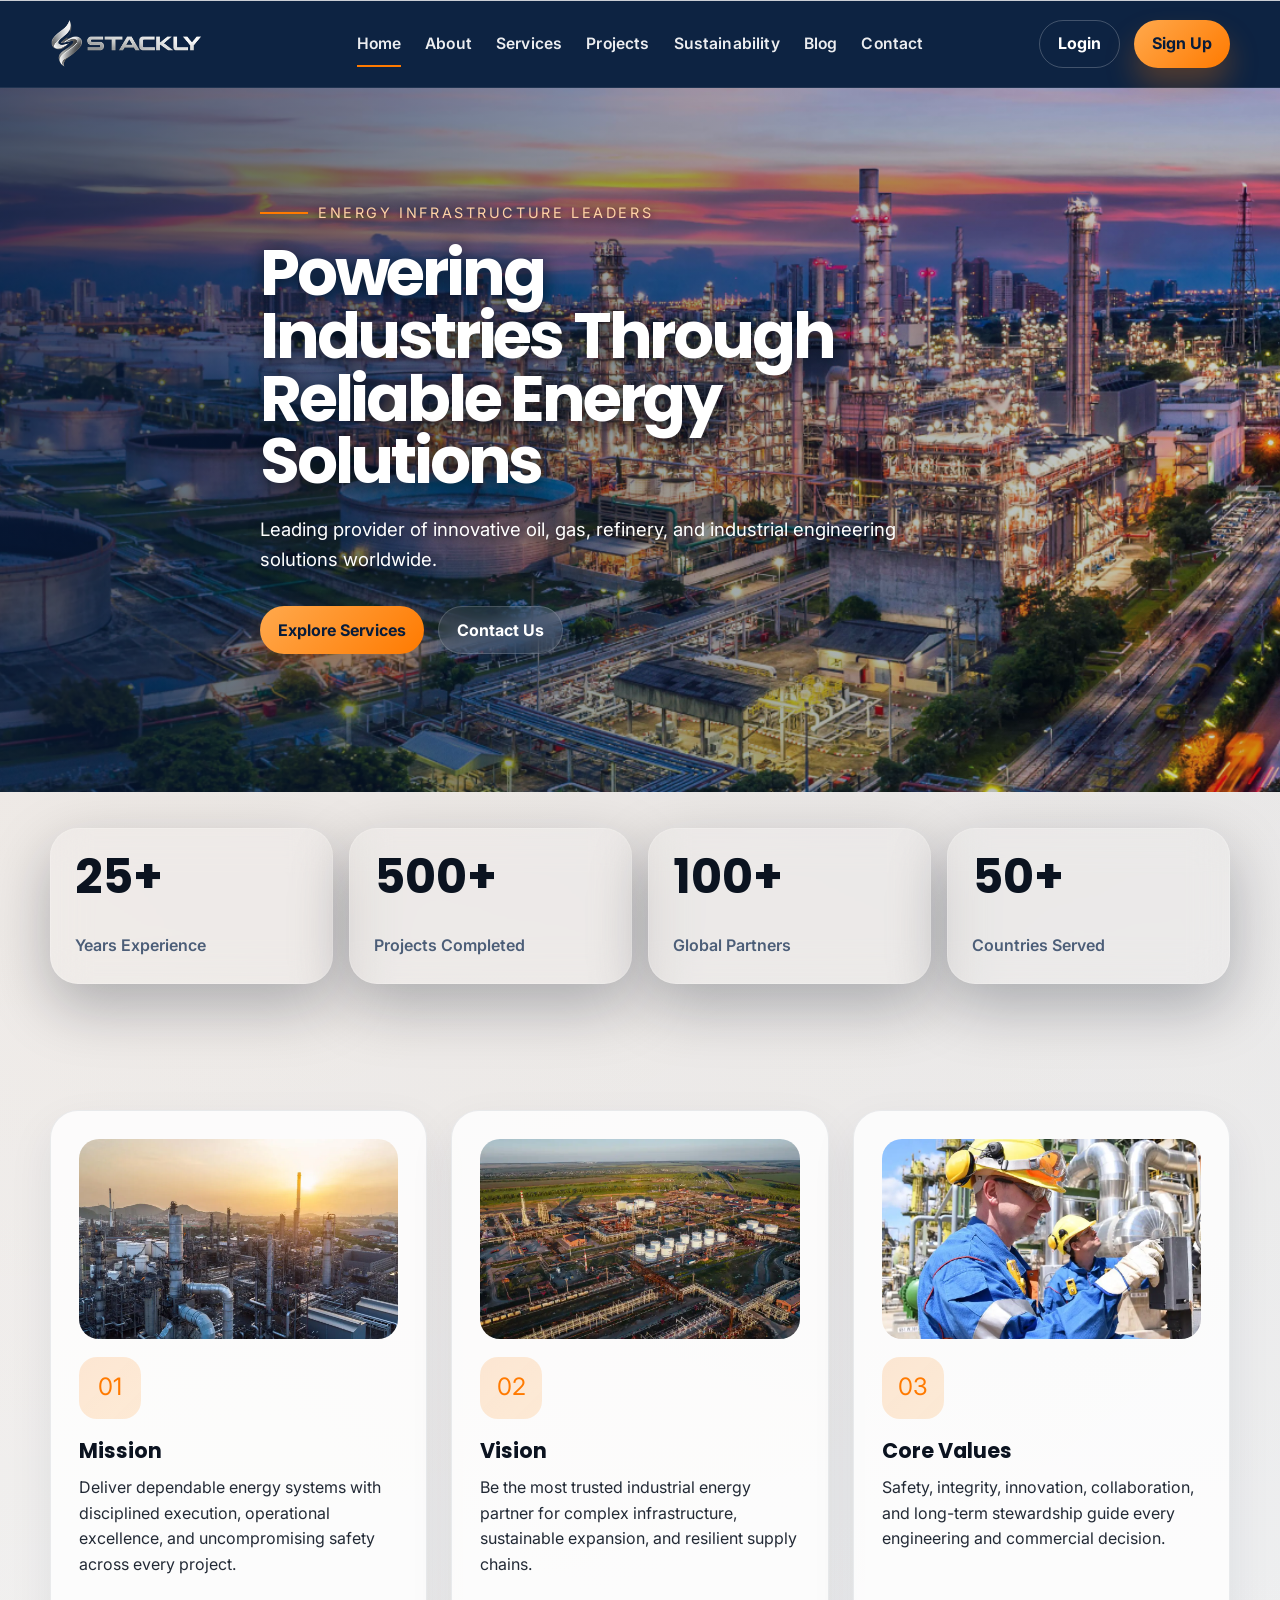
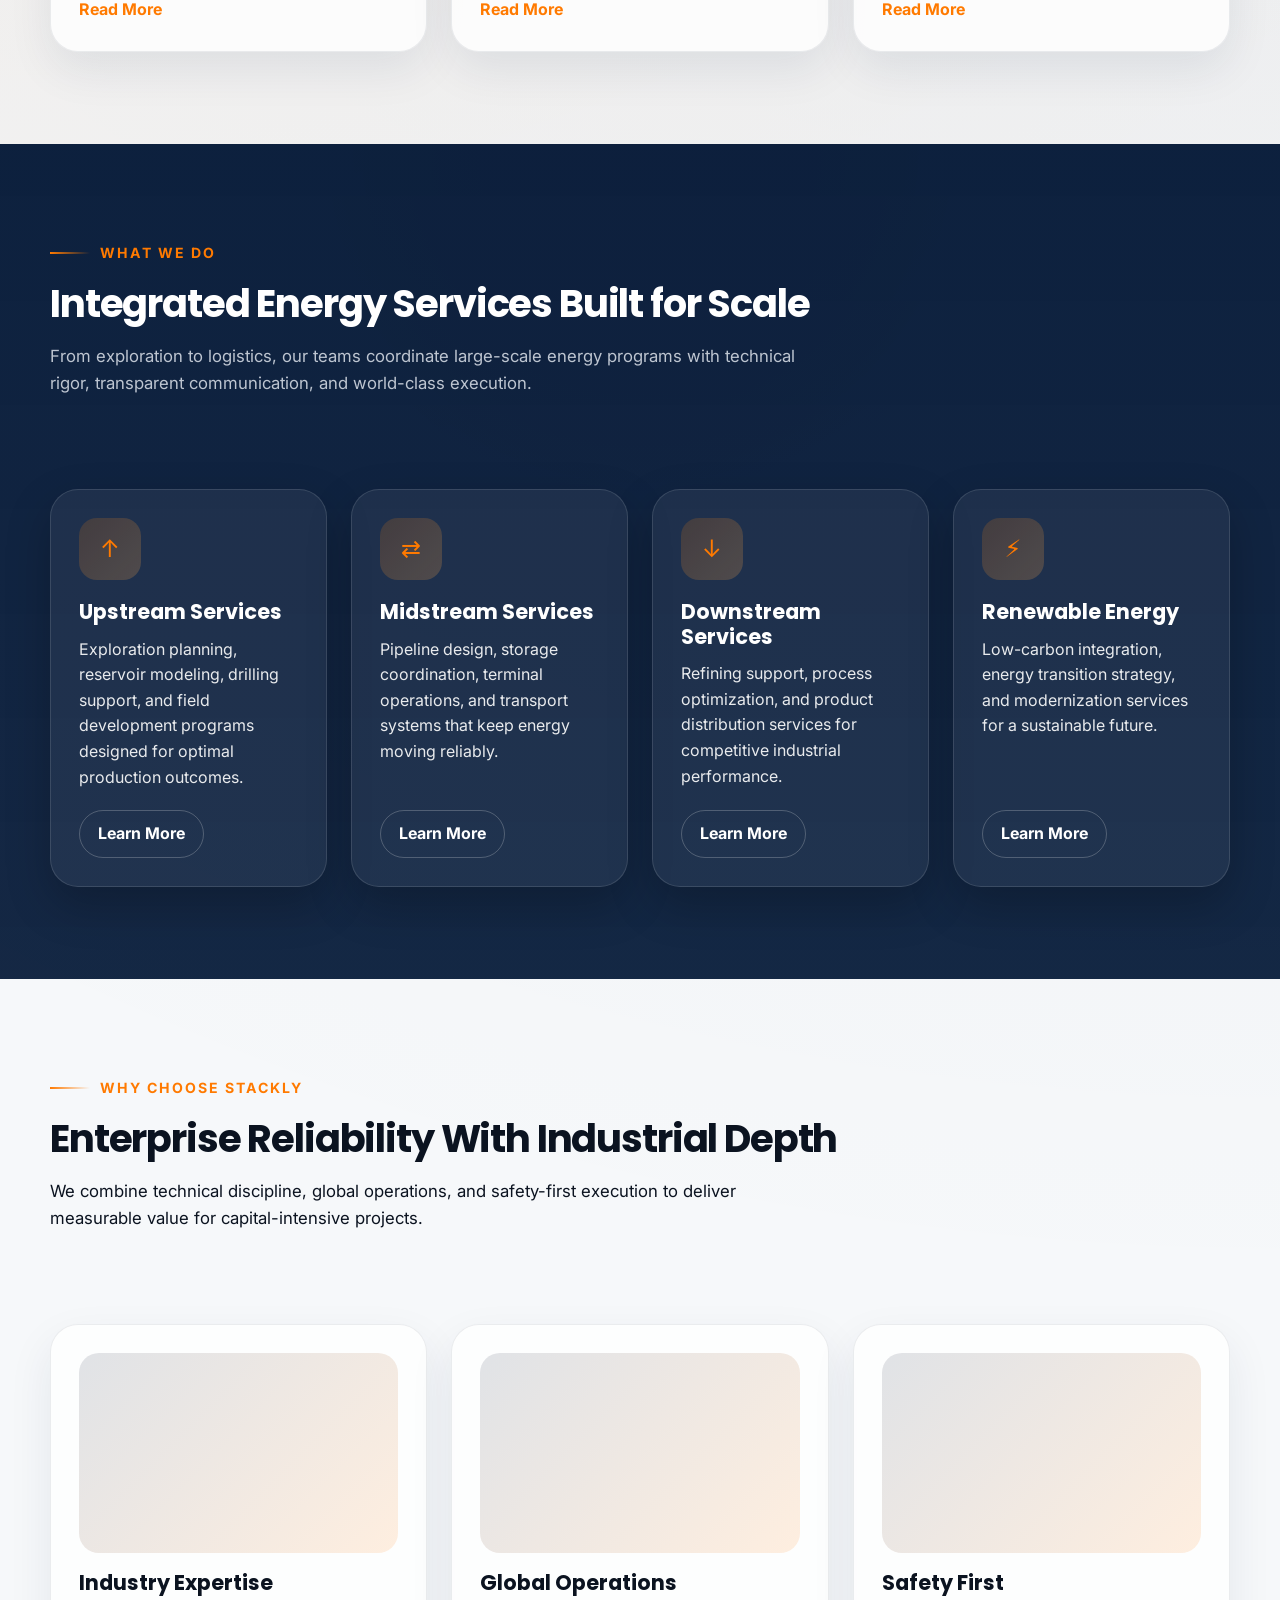
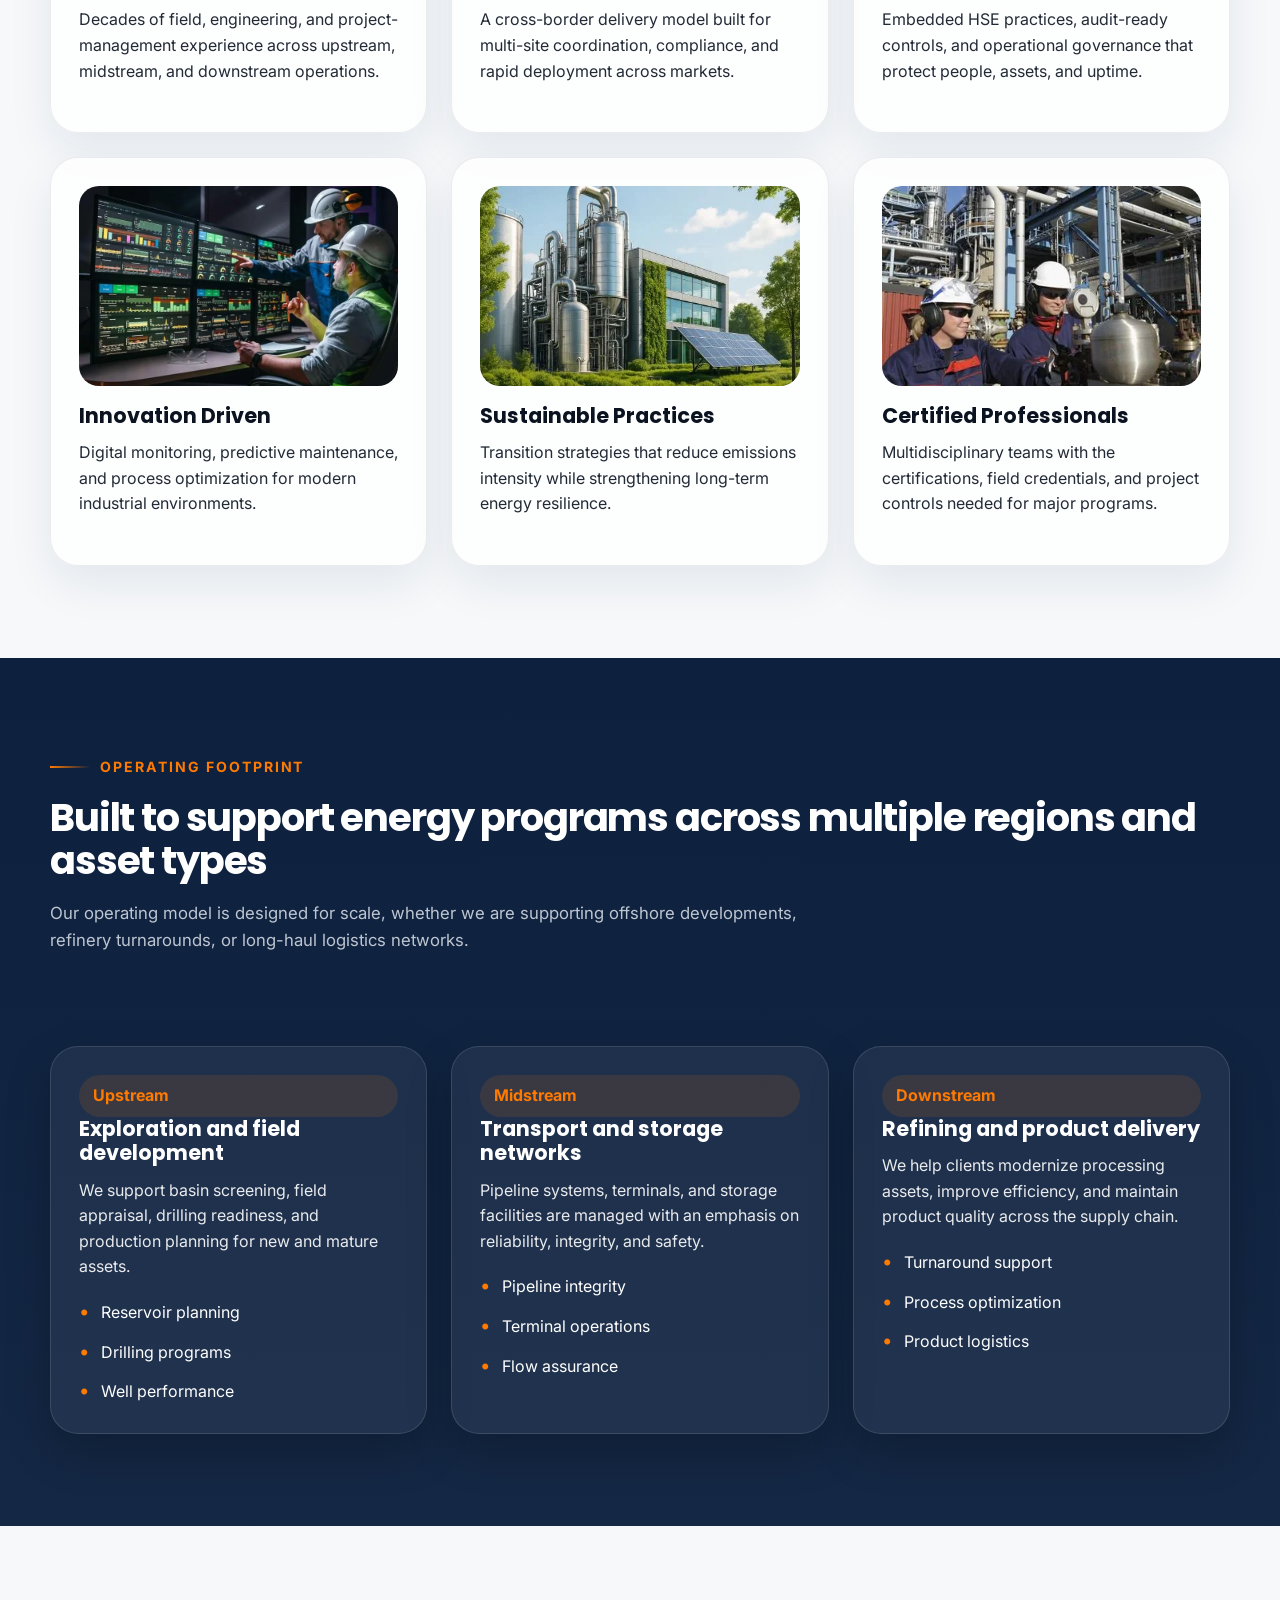
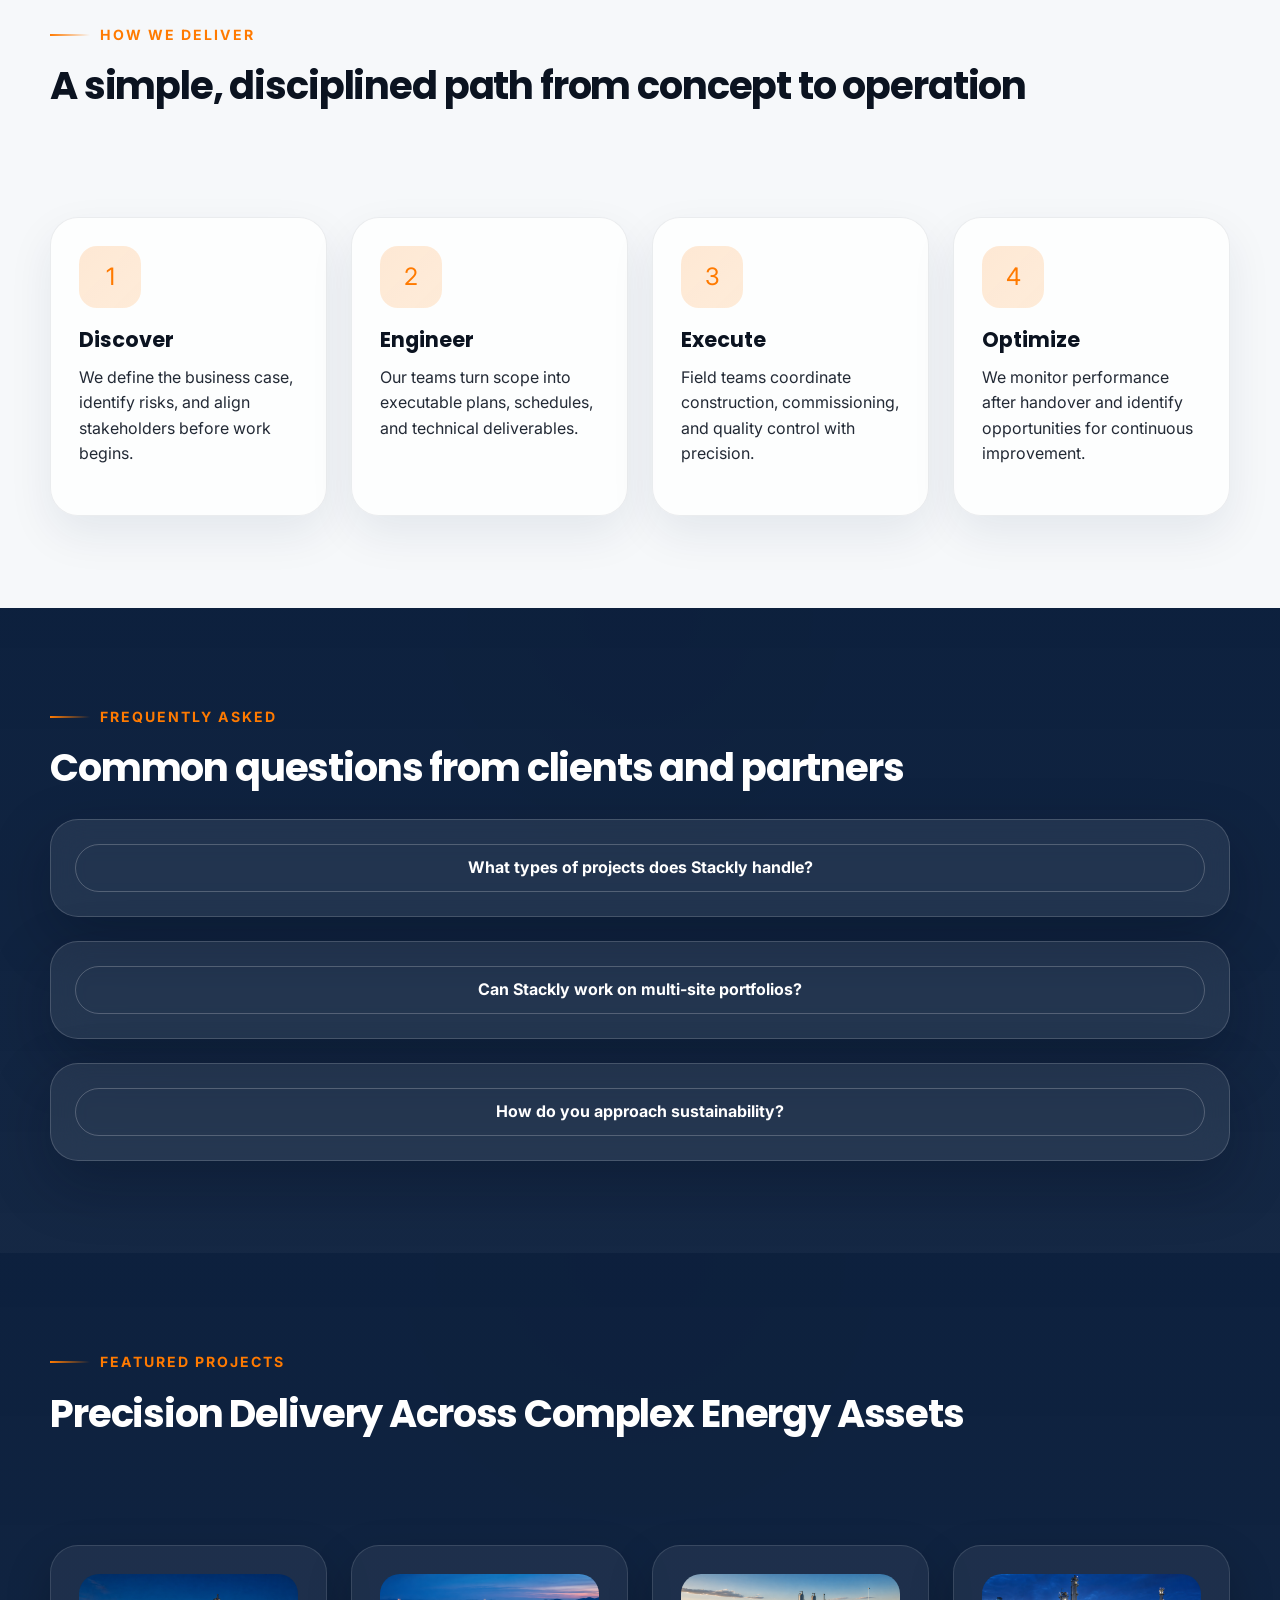
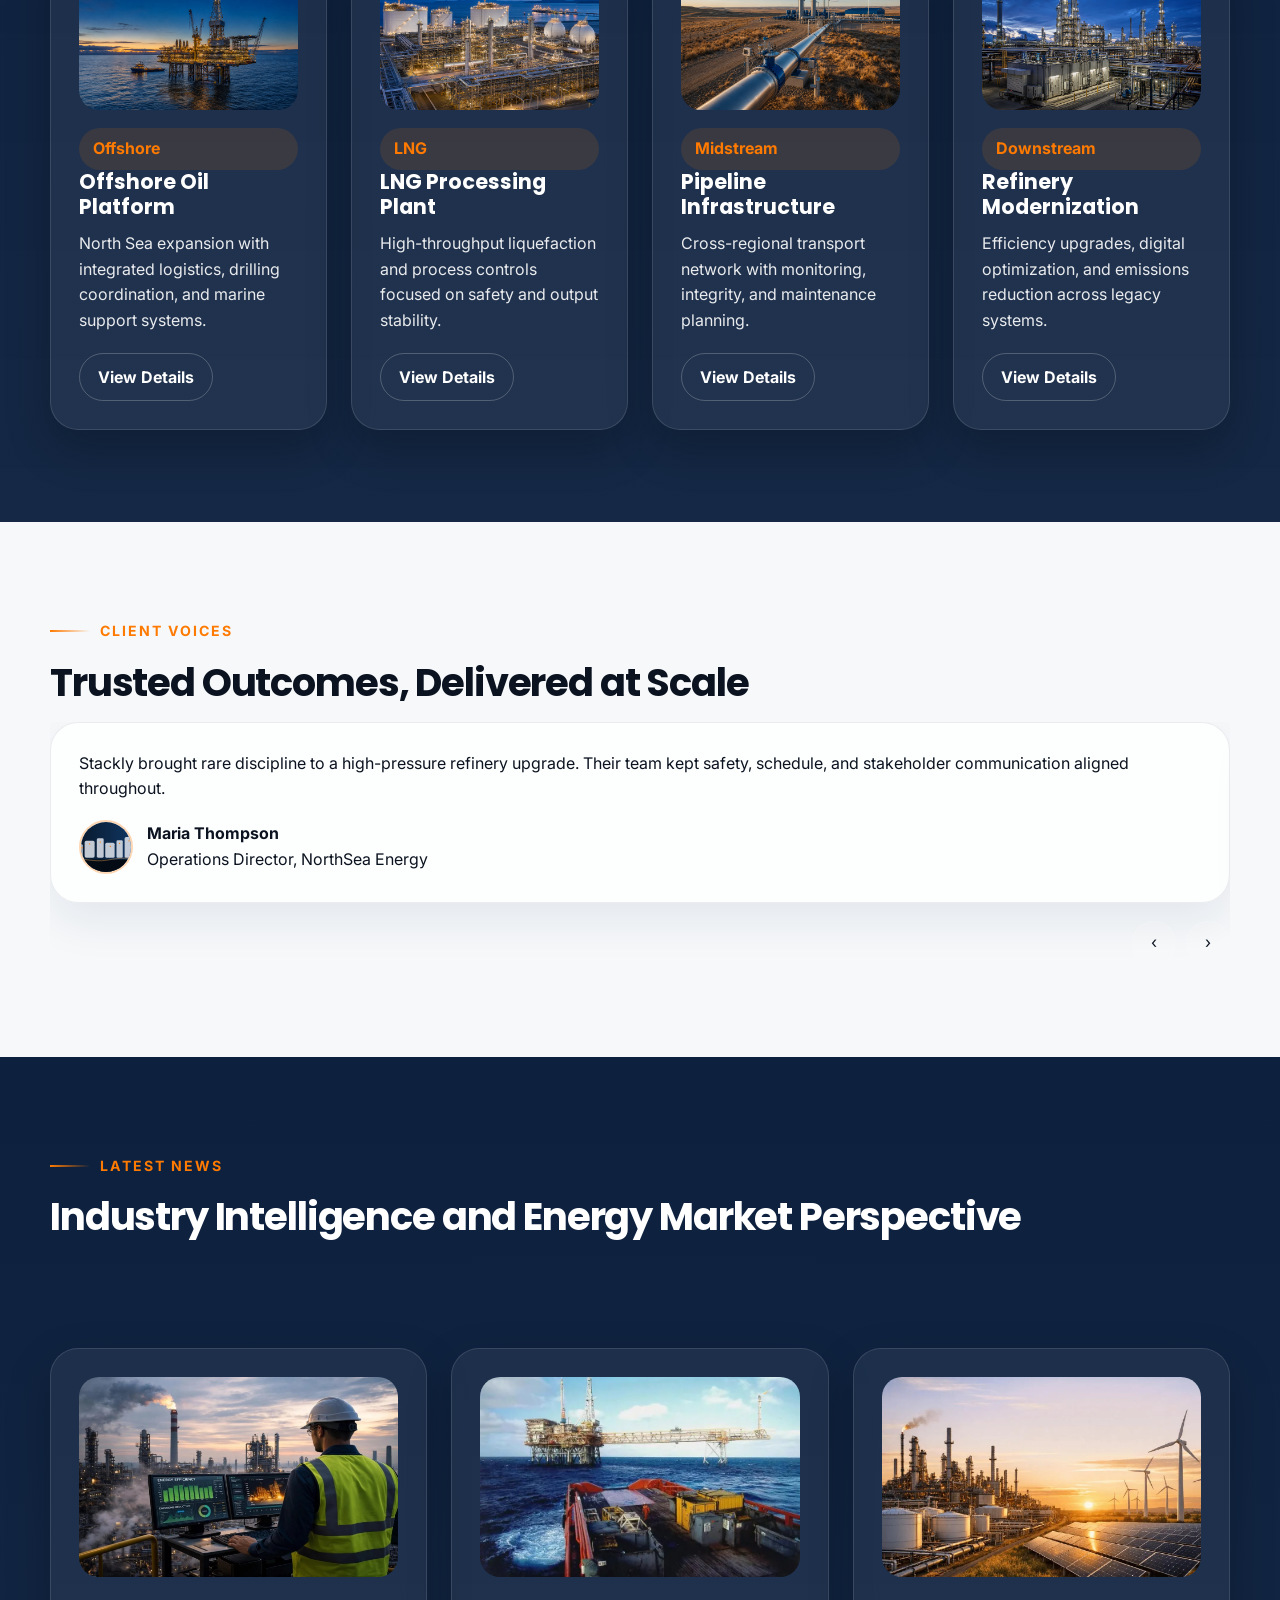
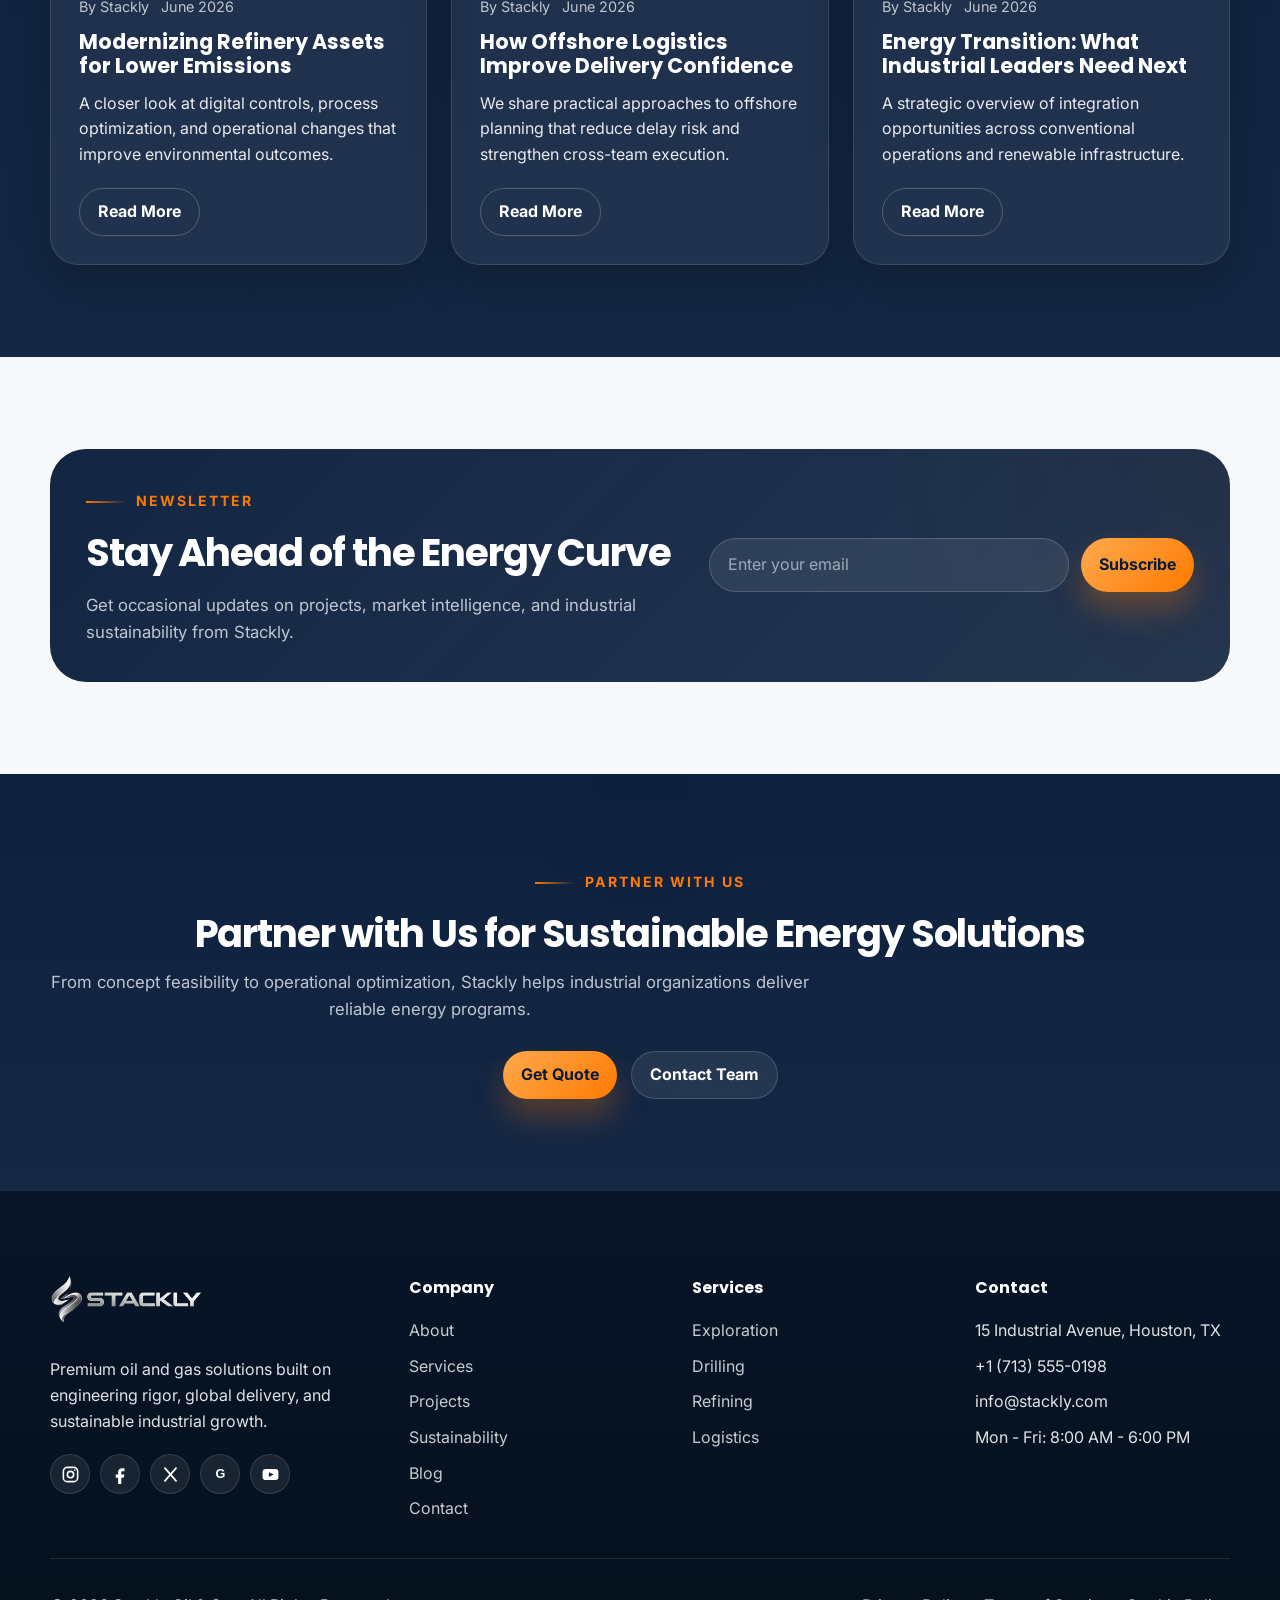
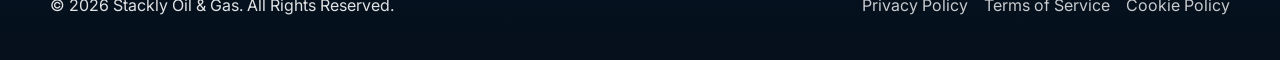
<file: index.html>
<!doctype html>
<html lang="en">
<head>
  <meta charset="utf-8">
  <meta name="viewport" content="width=device-width, initial-scale=1">
  <title>Stackly Oil & Gas | Powering Industries Through Reliable Energy Solutions</title>
  <meta name="description" content="Stackly Oil & Gas delivers upstream, midstream, downstream, LNG, and renewable energy solutions with a Fortune 500 industrial presence.">
  <link rel="stylesheet" href="css/style.css">
  <link rel="stylesheet" href="css/responsive.css">
</head>
<body class="page-loading" data-page="home">
  <div class="site-loader" data-loader>
    <div class="loader-card">
      <div class="brand" aria-label="Stackly">
        <img class="brand__logo" src="Assets/logo stackly.webp" alt="Stackly">
      </div>
      <div class="loader-ring" aria-hidden="true"></div>
      <p>Loading Stackly experience...</p>
    </div>
  </div>

  <div class="site-overlay" data-overlay></div>

  <header class="site-header" data-header>
    <div class="container site-header__inner">
      <a class="brand" href="index.html" aria-label="Stackly home">
        <img class="brand__logo" src="Assets/logo stackly.webp" alt="Stackly">
      </a>

      <nav class="site-nav" data-nav aria-label="Primary navigation">
        <div class="site-nav__links">
          <a data-nav-link href="index.html">Home</a>
          <a data-nav-link href="about.html">About</a>
          <a data-nav-link href="services.html">Services</a><a data-nav-link href="projects.html">Projects</a><a data-nav-link href="sustainability.html">Sustainability</a>
          <a data-nav-link href="blog.html">Blog</a>
          <a data-nav-link href="contact.html">Contact</a>
        </div>
        <div class="nav-actions">
          <a class="btn btn--ghost" data-nav-link href="login.html">Login</a>
          <a class="btn btn--primary" data-nav-link href="signup.html">Sign Up</a>
        </div>
      </nav>

      <button class="nav-toggle" data-nav-toggle aria-controls="site-nav" aria-expanded="false" aria-label="Open navigation">
        ☰
      </button>
    </div>
  </header>

  <main>
    <section class="hero">
      <div class="hero__media">
        <img src="Assets/Hero_section_img.png" alt="Stackly refinery at sunset">
      </div>
      <div class="hero__content">
        <div class="container hero__grid">
          <div data-reveal>
            <div class="hero__eyebrow">Energy Infrastructure Leaders</div>
            <h1 class="hero__title">Powering Industries Through Reliable Energy Solutions</h1>
            <p class="hero__subtitle">Leading provider of innovative oil, gas, refinery, and industrial engineering solutions worldwide.</p>
            <div class="hero__actions">
              <a class="btn btn--primary" href="404.html">Explore Services</a>
              <a class="btn btn--secondary" href="404.html">Contact Us</a>
            </div>
          </div>
        </div>
      </div>
    </section>

    <section class="section hero-stats-band">
      <div class="container">
        <div class="hero-stats-band__grid" data-reveal>
          <div class="stat-card">
            <strong data-count="25" data-suffix="+">25+</strong>
            <span>Years Experience</span>
          </div>
          <div class="stat-card">
            <strong data-count="500" data-suffix="+">500+</strong>
            <span>Projects Completed</span>
          </div>
          <div class="stat-card">
            <strong data-count="100" data-suffix="+">100+</strong>
            <span>Global Partners</span>
          </div>
          <div class="stat-card">
            <strong data-count="50" data-suffix="+">50+</strong>
            <span>Countries Served</span>
          </div>
        </div>
      </div>
    </section>

    <section class="section about-preview">
      <div class="container">
        <div class="grid grid--3">
          <article class="feature-card reveal" data-reveal>
            <div class="feature-media"><img src="Assets/mission_card.webp" alt="Energy professionals collaborating on the company mission" width="1400" height="785" loading="lazy" decoding="async"></div>
            <div class="card-icon">01</div>
            <h2 class="card-title">Mission</h2>
            <p class="card-copy">Deliver dependable energy systems with disciplined execution, operational excellence, and uncompromising safety across every project.</p>
            <a class="card-link" href="404.html">Read More</a>
          </article>
          <article class="feature-card reveal" data-reveal>
            <div class="feature-media"><img src="Assets/vision_card.webp" alt="Modern energy infrastructure representing the company vision" width="1100" height="733" loading="lazy" decoding="async"></div>
            <div class="card-icon">02</div>
            <h2 class="card-title">Vision</h2>
            <p class="card-copy">Be the most trusted industrial energy partner for complex infrastructure, sustainable expansion, and resilient supply chains.</p>
            <a class="card-link" href="404.html">Read More</a>
          </article>
          <article class="feature-card reveal" data-reveal>
            <div class="feature-media"><img src="Assets/core_values_card.webp" alt="Industrial team representing safety and core values" width="1024" height="1024" loading="lazy" decoding="async"></div>
            <div class="card-icon">03</div>
            <h2 class="card-title">Core Values</h2>
            <p class="card-copy">Safety, integrity, innovation, collaboration, and long-term stewardship guide every engineering and commercial decision.</p>
            <a class="card-link" href="404.html">Read More</a>
          </article>
        </div>
      </div>
    </section>

    <section class="section section--dark">
      <div class="container">
        <div class="section-eyebrow">What We Do</div>
        <h2 class="section-title">Integrated Energy Services Built for Scale</h2>
        <p class="section-lead">From exploration to logistics, our teams coordinate large-scale energy programs with technical rigor, transparent communication, and world-class execution.</p>

        <div class="section" style="padding-bottom: 0;">
          <div class="grid grid--4">
            <article class="service-card" data-reveal>
              <div class="card-icon">↑</div>
              <h3 class="card-title">Upstream Services</h3>
              <p class="card-copy">Exploration planning, reservoir modeling, drilling support, and field development programs designed for optimal production outcomes.</p>
              <a class="btn btn--ghost" href="404.html">Learn More</a>
            </article>
            <article class="service-card" data-reveal>
              <div class="card-icon">⇄</div>
              <h3 class="card-title">Midstream Services</h3>
              <p class="card-copy">Pipeline design, storage coordination, terminal operations, and transport systems that keep energy moving reliably.</p>
              <a class="btn btn--ghost" href="404.html">Learn More</a>
            </article>
            <article class="service-card" data-reveal>
              <div class="card-icon">↓</div>
              <h3 class="card-title">Downstream Services</h3>
              <p class="card-copy">Refining support, process optimization, and product distribution services for competitive industrial performance.</p>
              <a class="btn btn--ghost" href="404.html">Learn More</a>
            </article>
            <article class="service-card" data-reveal>
              <div class="card-icon">⚡</div>
              <h3 class="card-title">Renewable Energy</h3>
              <p class="card-copy">Low-carbon integration, energy transition strategy, and modernization services for a sustainable future.</p>
              <a class="btn btn--ghost" href="404.html">Learn More</a>
            </article>
          </div>
        </div>
      </div>
    </section>

    <section class="section">
      <div class="container">
        <div class="section-eyebrow">Why Choose Stackly</div>
        <h2 class="section-title text-dark">Enterprise Reliability With Industrial Depth</h2>
        <p class="section-lead text-dark">We combine technical discipline, global operations, and safety-first execution to deliver measurable value for capital-intensive projects.</p>

        <div class="section" style="padding-bottom: 0;">
          <div class="grid grid--3">
            <article class="feature-card" data-reveal>
              <div class="feature-media"><img src="Assets/industry_expertise.webp" alt="Oil and gas industry engineering expertise" width="1100" height="599" loading="lazy" decoding="async"></div>
              <h3 class="card-title">Industry Expertise</h3>
              <p class="card-copy">Decades of field, engineering, and project-management experience across upstream, midstream, and downstream operations.</p>
            </article>
            <article class="feature-card" data-reveal>
              <div class="feature-media"><img src="Assets/Global_operations.webp" alt="Global oil and gas operations network" width="1024" height="559" loading="lazy" decoding="async"></div>
              <h3 class="card-title">Global Operations</h3>
              <p class="card-copy">A cross-border delivery model built for multi-site coordination, compliance, and rapid deployment across markets.</p>
            </article>
            <article class="feature-card" data-reveal>
              <div class="feature-media"><img src="Assets/safety_first.webp" alt="Energy professionals following industrial safety procedures" width="1200" height="800" loading="lazy" decoding="async"></div>
              <h3 class="card-title">Safety First</h3>
              <p class="card-copy">Embedded HSE practices, audit-ready controls, and operational governance that protect people, assets, and uptime.</p>
            </article>
            <article class="feature-card" data-reveal>
              <div class="feature-media"><img src="Assets/Innovation_driven.webp" alt="Digital technology supporting energy operations" width="800" height="534" loading="lazy" decoding="async"></div>
              <h3 class="card-title">Innovation Driven</h3>
              <p class="card-copy">Digital monitoring, predictive maintenance, and process optimization for modern industrial environments.</p>
            </article>
            <article class="feature-card" data-reveal>
              <div class="feature-media"><img src="Assets/sustainable_practices.webp" alt="Sustainable practices in modern energy infrastructure" width="480" height="377" loading="lazy" decoding="async"></div>
              <h3 class="card-title">Sustainable Practices</h3>
              <p class="card-copy">Transition strategies that reduce emissions intensity while strengthening long-term energy resilience.</p>
            </article>
            <article class="feature-card" data-reveal>
              <div class="feature-media"><img src="Assets/certified_proffesionals.webp" alt="Certified oil and gas industry professional" width="399" height="600" loading="lazy" decoding="async"></div>
              <h3 class="card-title">Certified Professionals</h3>
              <p class="card-copy">Multidisciplinary teams with the certifications, field credentials, and project controls needed for major programs.</p>
            </article>
          </div>
        </div>
      </div>
    </section>

    <section class="section section--dark">
      <div class="container">
        <div class="section-eyebrow">Operating Footprint</div>
        <h2 class="section-title">Built to support energy programs across multiple regions and asset types</h2>
        <p class="section-lead">Our operating model is designed for scale, whether we are supporting offshore developments, refinery turnarounds, or long-haul logistics networks.</p>

        <div class="section" style="padding-bottom: 0;">
          <div class="grid grid--3">
            <article class="feature-card" data-reveal>
              <div class="chip">Upstream</div>
              <h3 class="card-title">Exploration and field development</h3>
              <p class="card-copy">We support basin screening, field appraisal, drilling readiness, and production planning for new and mature assets.</p>
              <ul class="feature-list">
                <li>Reservoir planning</li>
                <li>Drilling programs</li>
                <li>Well performance</li>
              </ul>
            </article>
            <article class="feature-card" data-reveal>
              <div class="chip">Midstream</div>
              <h3 class="card-title">Transport and storage networks</h3>
              <p class="card-copy">Pipeline systems, terminals, and storage facilities are managed with an emphasis on reliability, integrity, and safety.</p>
              <ul class="feature-list">
                <li>Pipeline integrity</li>
                <li>Terminal operations</li>
                <li>Flow assurance</li>
              </ul>
            </article>
            <article class="feature-card" data-reveal>
              <div class="chip">Downstream</div>
              <h3 class="card-title">Refining and product delivery</h3>
              <p class="card-copy">We help clients modernize processing assets, improve efficiency, and maintain product quality across the supply chain.</p>
              <ul class="feature-list">
                <li>Turnaround support</li>
                <li>Process optimization</li>
                <li>Product logistics</li>
              </ul>
            </article>
          </div>
        </div>
      </div>
    </section>

    <section class="section">
      <div class="container">
        <div class="section-eyebrow">How We Deliver</div>
        <h2 class="section-title text-dark">A simple, disciplined path from concept to operation</h2>
        <div class="section" style="padding-bottom: 0;">
          <div class="grid grid--4">
            <article class="feature-card" data-reveal>
              <div class="card-icon">1</div>
              <h3 class="card-title">Discover</h3>
              <p class="card-copy">We define the business case, identify risks, and align stakeholders before work begins.</p>
            </article>
            <article class="feature-card" data-reveal>
              <div class="card-icon">2</div>
              <h3 class="card-title">Engineer</h3>
              <p class="card-copy">Our teams turn scope into executable plans, schedules, and technical deliverables.</p>
            </article>
            <article class="feature-card" data-reveal>
              <div class="card-icon">3</div>
              <h3 class="card-title">Execute</h3>
              <p class="card-copy">Field teams coordinate construction, commissioning, and quality control with precision.</p>
            </article>
            <article class="feature-card" data-reveal>
              <div class="card-icon">4</div>
              <h3 class="card-title">Optimize</h3>
              <p class="card-copy">We monitor performance after handover and identify opportunities for continuous improvement.</p>
            </article>
          </div>
        </div>
      </div>
    </section>

    <section class="section section--dark">
      <div class="container">
        <div class="section-eyebrow">Frequently Asked</div>
        <h2 class="section-title">Common questions from clients and partners</h2>
        <div class="grid" style="margin-top: 30px;">
          <article class="glass-card" data-reveal>
            <button class="btn btn--ghost btn--full" type="button" data-faq-toggle aria-expanded="false" aria-controls="faq-1">What types of projects does Stackly handle?</button>
            <div id="faq-1" hidden style="padding-top: 16px;">
              <p class="card-copy">We support upstream, midstream, downstream, LNG, consulting, and renewable integration programs for industrial clients.</p>
            </div>
          </article>
          <article class="glass-card" data-reveal>
            <button class="btn btn--ghost btn--full" type="button" data-faq-toggle aria-expanded="false" aria-controls="faq-2">Can Stackly work on multi-site portfolios?</button>
            <div id="faq-2" hidden style="padding-top: 16px;">
              <p class="card-copy">Yes. Our delivery model is built for cross-site coordination, standardized reporting, and portfolio-level visibility.</p>
            </div>
          </article>
          <article class="glass-card" data-reveal>
            <button class="btn btn--ghost btn--full" type="button" data-faq-toggle aria-expanded="false" aria-controls="faq-3">How do you approach sustainability?</button>
            <div id="faq-3" hidden style="padding-top: 16px;">
              <p class="card-copy">We combine efficiency improvements, emissions reduction, and transition planning to support practical sustainability goals.</p>
            </div>
          </article>
        </div>
      </div>
    </section>

    <section class="section section--dark" id="projects">
      <div class="container">
        <div class="section-eyebrow">Featured Projects</div>
        <h2 class="section-title">Precision Delivery Across Complex Energy Assets</h2>
        <div class="section" style="padding-bottom: 0;">
          <div class="grid grid--4">
            <article class="project-card" data-reveal>
              <div class="project-media"><img src="images/project-offshore-platform.png" alt="North Sea offshore oil platform operating at dusk" width="1536" height="1024" loading="lazy" decoding="async"></div>
              <div class="chip">Offshore</div>
              <h3 class="card-title">Offshore Oil Platform</h3>
              <p class="card-copy">North Sea expansion with integrated logistics, drilling coordination, and marine support systems.</p>
              <a class="btn btn--ghost" href="404.html">View Details</a>
            </article>
            <article class="project-card" data-reveal>
              <div class="project-media"><img src="images/project-lng-plant.png" alt="Modern LNG processing and liquefaction plant at dusk" width="1536" height="1024" loading="lazy" decoding="async"></div>
              <div class="chip">LNG</div>
              <h3 class="card-title">LNG Processing Plant</h3>
              <p class="card-copy">High-throughput liquefaction and process controls focused on safety and output stability.</p>
              <a class="btn btn--ghost" href="404.html">View Details</a>
            </article>
            <article class="project-card" data-reveal>
              <div class="project-media"><img src="images/project-pipeline-network.png" alt="Long-distance pipeline and monitoring station across open terrain" width="1536" height="1024" loading="lazy" decoding="async"></div>
              <div class="chip">Midstream</div>
              <h3 class="card-title">Pipeline Infrastructure</h3>
              <p class="card-copy">Cross-regional transport network with monitoring, integrity, and maintenance planning.</p>
              <a class="btn btn--ghost" href="404.html">View Details</a>
            </article>
            <article class="project-card" data-reveal>
              <div class="project-media"><img src="images/project-refinery-modernization.png" alt="Modernized refinery with upgraded process controls and equipment" width="1536" height="1024" loading="lazy" decoding="async"></div>
              <div class="chip">Downstream</div>
              <h3 class="card-title">Refinery Modernization</h3>
              <p class="card-copy">Efficiency upgrades, digital optimization, and emissions reduction across legacy systems.</p>
              <a class="btn btn--ghost" href="404.html">View Details</a>
            </article>
          </div>
        </div>
      </div>
    </section>

    <section class="section">
      <div class="container">
        <div class="section-eyebrow">Client Voices</div>
        <h2 class="section-title text-dark">Trusted Outcomes, Delivered at Scale</h2>
        <div class="testimonial-slider" data-reveal>
          <div class="testimonial-track" data-testimonial-track>
            <article class="testimonial-card" data-testimonial-slide>
              <p>Stackly brought rare discipline to a high-pressure refinery upgrade. Their team kept safety, schedule, and stakeholder communication aligned throughout.</p>
              <div class="testimonial-person">
                <img class="avatar" src="images/refinery-1.svg" alt="Client profile portrait">
                <div>
                  <strong>Maria Thompson</strong><br>
                  <span>Operations Director, NorthSea Energy</span>
                </div>
              </div>
            </article>
            <article class="testimonial-card" data-testimonial-slide>
              <p>Their midstream coordination reduced downtime and gave our logistics team a much clearer view of field performance. Excellent execution and reporting.</p>
              <div class="testimonial-person">
                <img class="avatar" src="images/pipeline.svg" alt="Client profile portrait">
                <div>
                  <strong>Daniel Carter</strong><br>
                  <span>VP Infrastructure, PetroGrid</span>
                </div>
              </div>
            </article>
            <article class="testimonial-card" data-testimonial-slide>
              <p>From planning to commissioning, Stackly handled the details with calm, technical confidence. They feel like a true partner, not just a vendor.</p>
              <div class="testimonial-person">
                <img class="avatar" src="images/offshore.svg" alt="Client profile portrait">
                <div>
                  <strong>Leila Hassan</strong><br>
                  <span>Program Lead, Gulf Energy Alliance</span>
                </div>
              </div>
            </article>
          </div>
          <div class="slider-controls">
            <button type="button" data-testimonial-prev aria-label="Previous testimonial">‹</button>
            <button type="button" data-testimonial-next aria-label="Next testimonial">›</button>
          </div>
        </div>
      </div>
    </section>

    <section class="section section--dark">
      <div class="container">
        <div class="section-eyebrow">Latest News</div>
        <h2 class="section-title">Industry Intelligence and Energy Market Perspective</h2>
        <div class="section" style="padding-bottom: 0;">
          <div class="grid grid--3">
            <article class="news-card" data-reveal>
              <div class="news-media"><img src="Assets/latest_news1.webp" alt="Refinery modernization and emissions reduction" width="1400" height="787" loading="lazy" decoding="async"></div>
              <div class="meta-row"><span>By Stackly</span><span>June 2026</span></div>
              <h3 class="card-title">Modernizing Refinery Assets for Lower Emissions</h3>
              <p class="card-copy">A closer look at digital controls, process optimization, and operational changes that improve environmental outcomes.</p>
              <a class="btn btn--ghost" href="404.html">Read More</a>
            </article>
            <article class="news-card" data-reveal>
              <div class="news-media"><img src="Assets/latest_news2.webp" alt="Offshore energy logistics operations" width="800" height="590" loading="lazy" decoding="async"></div>
              <div class="meta-row"><span>By Stackly</span><span>June 2026</span></div>
              <h3 class="card-title">How Offshore Logistics Improve Delivery Confidence</h3>
              <p class="card-copy">We share practical approaches to offshore planning that reduce delay risk and strengthen cross-team execution.</p>
              <a class="btn btn--ghost" href="404.html">Read More</a>
            </article>
            <article class="news-card" data-reveal>
              <div class="news-media"><img src="Assets/latest_news3.webp" alt="Energy transition and industrial infrastructure" width="1075" height="860" loading="lazy" decoding="async"></div>
              <div class="meta-row"><span>By Stackly</span><span>June 2026</span></div>
              <h3 class="card-title">Energy Transition: What Industrial Leaders Need Next</h3>
              <p class="card-copy">A strategic overview of integration opportunities across conventional operations and renewable infrastructure.</p>
              <a class="btn btn--ghost" href="404.html">Read More</a>
            </article>
          </div>
        </div>
      </div>
    </section>

    <section class="section">
      <div class="container newsletter">
        <div class="newsletter__inner">
          <div>
            <div class="section-eyebrow">Newsletter</div>
            <h2 class="section-title">Stay Ahead of the Energy Curve</h2>
            <p class="section-lead">Get occasional updates on projects, market intelligence, and industrial sustainability from Stackly.</p>
          </div>
          <form class="newsletter__form" data-newsletter-form>
            <input type="email" placeholder="Enter your email">
            <button class="btn btn--primary" type="submit">Subscribe</button>
          </form>
        </div>
      </div>
    </section>

    <section class="section cta section--dark">
      <div class="container">
        <div class="section-eyebrow">Partner With Us</div>
        <h2 class="section-title">Partner with Us for Sustainable Energy Solutions</h2>
        <p class="section-lead">From concept feasibility to operational optimization, Stackly helps industrial organizations deliver reliable energy programs.</p>
        <div class="cta__actions">
          <a class="btn btn--primary" href="404.html">Get Quote</a>
          <a class="btn btn--secondary" href="404.html">Contact Team</a>
        </div>
      </div>
    </section>
  </main>

  <footer class="footer">
    <div class="container footer__top">
      <div class="footer__grid">
        <div>
          <a class="footer__brand brand" href="index.html">
            <img class="brand__logo" src="Assets/logo stackly.webp" alt="Stackly">
          </a>
          <p>Premium oil and gas solutions built on engineering rigor, global delivery, and sustainable industrial growth.</p>
          <div class="social-row" aria-label="Social links"><a href="404.html" aria-label="Instagram"><svg viewBox="0 0 24 24" aria-hidden="true" fill="none" stroke="currentColor" stroke-width="2"><rect x="3" y="3" width="18" height="18" rx="5"/><circle cx="12" cy="12" r="4"/><circle cx="17.5" cy="6.5" r="1" fill="currentColor" stroke="none"/></svg></a><a href="404.html" aria-label="Facebook"><svg viewBox="0 0 24 24" aria-hidden="true"><path fill="currentColor" d="M14 8h3V4h-3c-3.1 0-5 1.9-5 5v3H6v4h3v8h4v-8h3l1-4h-4V9c0-.7.3-1 1-1z"/></svg></a><a href="404.html" aria-label="Twitter"><svg viewBox="0 0 24 24" aria-hidden="true" fill="none" stroke="currentColor" stroke-width="2.2" stroke-linecap="round"><path d="M5 4l14 16M19 4L5 20"/></svg></a><a href="404.html" aria-label="Google"><svg viewBox="0 0 24 24" aria-hidden="true"><text x="12" y="17" text-anchor="middle" font-size="16" font-family="Arial,sans-serif" font-weight="700" fill="currentColor">G</text></svg></a><a href="404.html" aria-label="YouTube"><svg viewBox="0 0 24 24" aria-hidden="true"><rect x="2" y="5" width="20" height="14" rx="4" fill="currentColor"/><path d="M10 9l6 3-6 3z" fill="#0d2342"/></svg></a></div>
        </div>
        <div>
          <h4>Company</h4>
          <ul>
            <li><a href="about.html">About</a></li>
            <li><a href="services.html">Services</a></li>
            <li><a href="projects.html">Projects</a></li>
            <li><a href="sustainability.html">Sustainability</a></li>
            <li><a href="blog.html">Blog</a></li>
            <li><a href="contact.html">Contact</a></li>
          </ul>
        </div>
        <div>
          <h4>Services</h4>
          <ul>
            <li><a href="404.html">Exploration</a></li>
            <li><a href="404.html">Drilling</a></li>
            <li><a href="404.html">Refining</a></li>
            <li><a href="404.html">Logistics</a></li>
          </ul>
        </div>
        <div>
          <h4>Contact</h4>
          <ul>
            <li>15 Industrial Avenue, Houston, TX</li>
            <li>+1 (713) 555-0198</li>
            <li>info@stackly.com</li>
            <li>Mon - Fri: 8:00 AM - 6:00 PM</li>
          </ul>
        </div>
      </div>
    </div>
    <div class="container footer__bottom">
      <div class="footer__bottom-inner">
        <p>© <span data-current-year></span> Stackly Oil & Gas. All Rights Reserved.</p>
        <div class="footer__legal">
          <a href="#">Privacy Policy</a>
          <a href="#">Terms of Service</a>
          <a href="#">Cookie Policy</a>
        </div>
      </div>
    </div>
  </footer>

  <button class="scroll-top" data-scroll-top aria-label="Scroll to top">↑</button>

  <script src="js/validation.js"></script>
  <script src="vendor/aos/aos.js"></script><script src="js/app.js"></script>
</body>
</html>
</file>
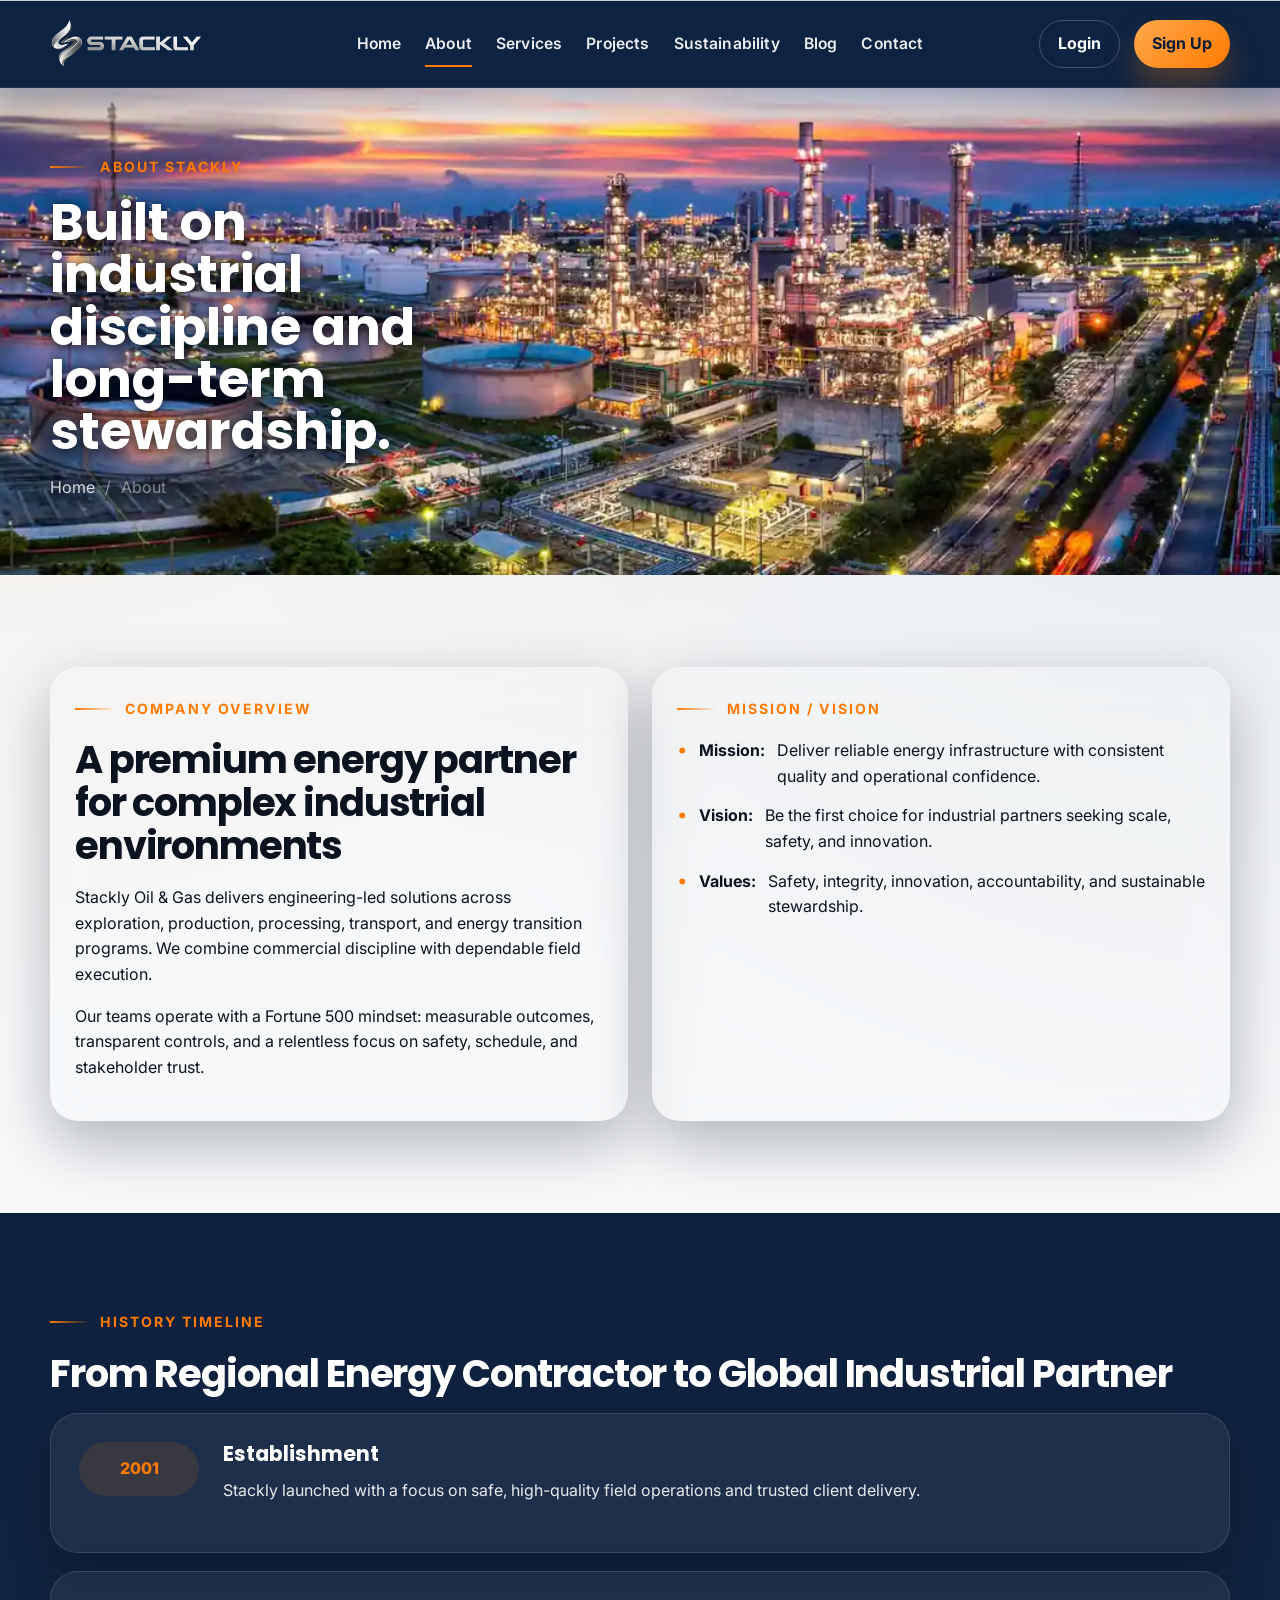
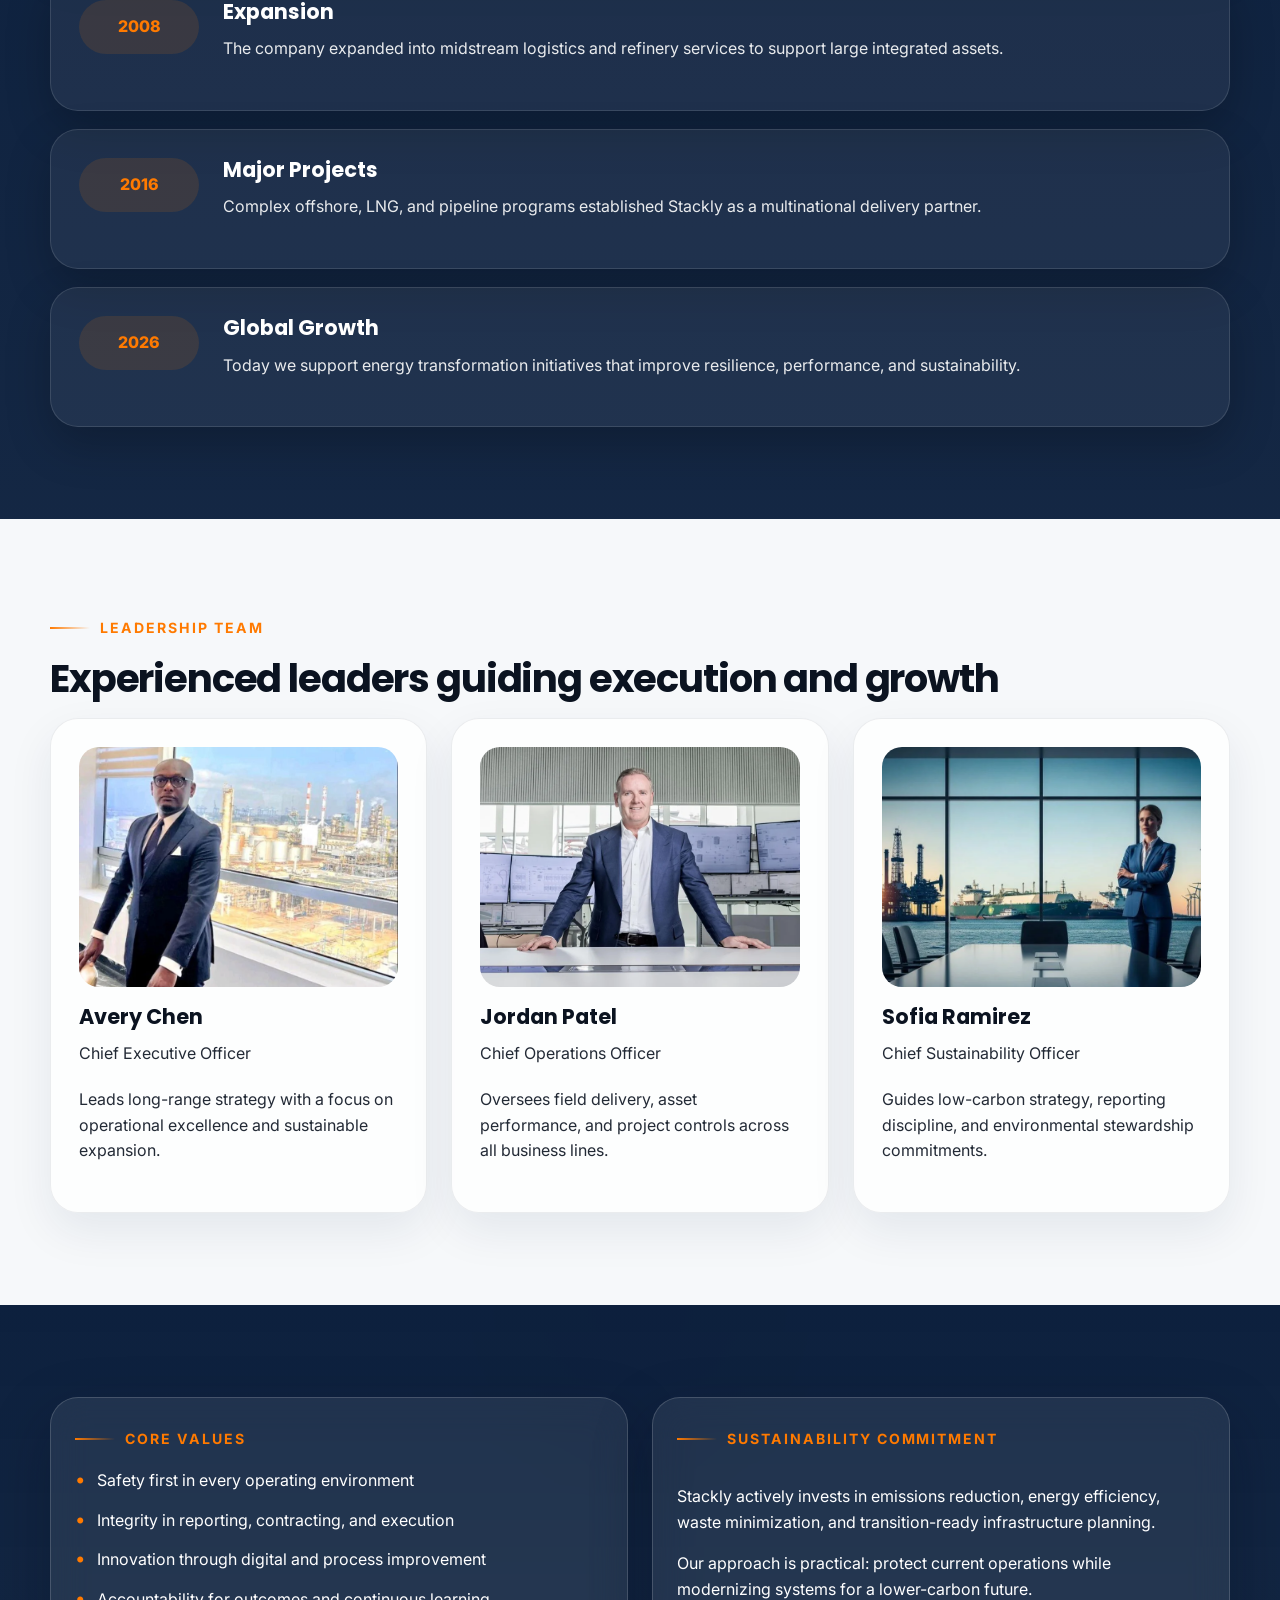
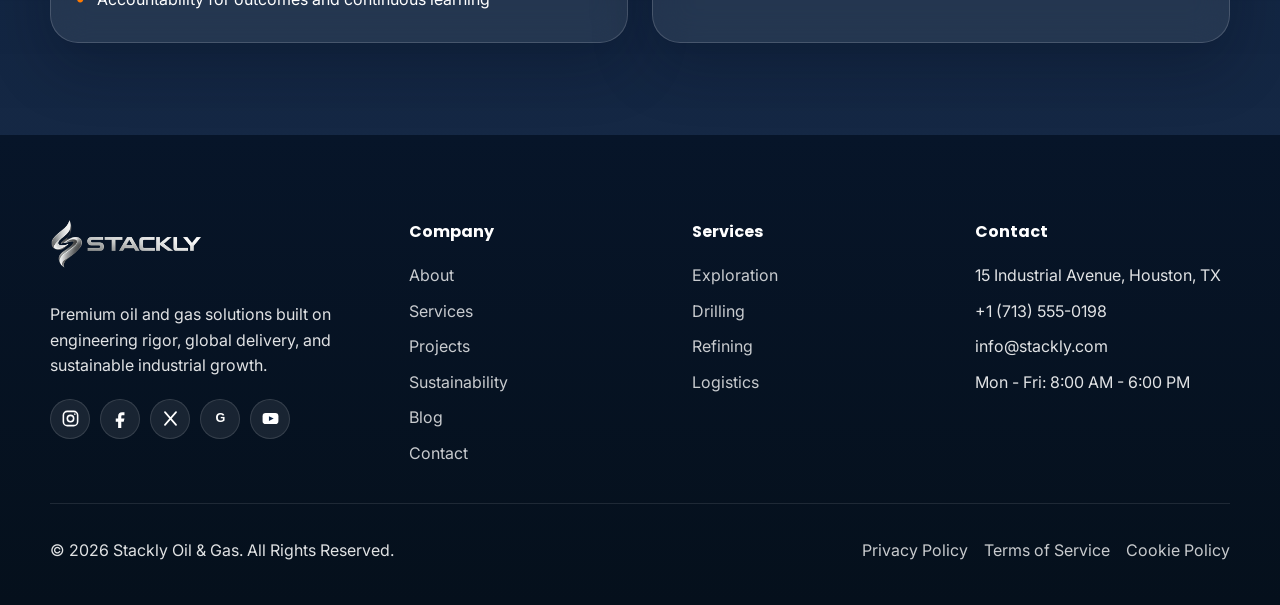
<file: about.html>
<!doctype html>
<html lang="en">
<head>
  <meta charset="utf-8">
  <meta name="viewport" content="width=device-width, initial-scale=1">
  <title>About Stackly Oil & Gas</title>
  <meta name="description" content="Learn about Stackly's history, leadership, sustainability commitments, and global energy mission.">
  <link rel="stylesheet" href="css/style.css">
  <link rel="stylesheet" href="css/responsive.css">
</head>
<body class="page-loading" data-page="about">
  <div class="site-loader" data-loader><div class="loader-card"><div class="brand"><img class="brand__logo" src="Assets/logo stackly.webp" alt="Stackly"></div><div class="loader-ring"></div><p>Loading Stackly experience...</p></div></div>
  <div class="site-overlay" data-overlay></div>
  <header class="site-header site-header--solid" data-header>
    <div class="container site-header__inner">
      <a class="brand" href="index.html"><img class="brand__logo" src="Assets/logo stackly.webp" alt="Stackly"></a>
      <nav class="site-nav" data-nav aria-label="Primary navigation">
        <div class="site-nav__links">
          <a data-nav-link href="index.html">Home</a><a data-nav-link href="about.html">About</a><a data-nav-link href="services.html">Services</a><a data-nav-link href="projects.html">Projects</a><a data-nav-link href="sustainability.html">Sustainability</a><a data-nav-link href="blog.html">Blog</a><a data-nav-link href="contact.html">Contact</a>
        </div>
        <div class="nav-actions"><a class="btn btn--ghost" data-nav-link href="login.html">Login</a><a class="btn btn--primary" data-nav-link href="signup.html">Sign Up</a></div>
      </nav>
      <button class="nav-toggle" data-nav-toggle aria-controls="site-nav" aria-expanded="false" aria-label="Open navigation">☰</button>
    </div>
  </header>

  <section class="page-intro page-intro--about">
    <div class="container page-intro__inner">
      <div class="section-eyebrow">About Stackly</div>
      <h1 class="page-intro__title">Built on industrial discipline and long-term stewardship.</h1>
      <div class="breadcrumbs"><a href="index.html">Home</a><span>/</span><span>About</span></div>
    </div>
  </section>

  <main>
    <section class="section">
      <div class="container">
        <div class="grid grid--2">
          <article class="glass-card" data-reveal>
            <div class="section-eyebrow">Company Overview</div>
            <h2 class="section-title text-dark">A premium energy partner for complex industrial environments</h2>
            <p class="text-dark">Stackly Oil & Gas delivers engineering-led solutions across exploration, production, processing, transport, and energy transition programs. We combine commercial discipline with dependable field execution.</p>
            <p class="text-dark">Our teams operate with a Fortune 500 mindset: measurable outcomes, transparent controls, and a relentless focus on safety, schedule, and stakeholder trust.</p>
          </article>
          <article class="glass-card" data-reveal>
            <div class="section-eyebrow">Mission / Vision</div>
            <ul class="feature-list text-dark">
              <li><strong>Mission:</strong> Deliver reliable energy infrastructure with consistent quality and operational confidence.</li>
              <li><strong>Vision:</strong> Be the first choice for industrial partners seeking scale, safety, and innovation.</li>
              <li><strong>Values:</strong> Safety, integrity, innovation, accountability, and sustainable stewardship.</li>
            </ul>
          </article>
        </div>
      </div>
    </section>

    <section class="section section--dark">
      <div class="container">
        <div class="section-eyebrow">History Timeline</div>
        <h2 class="section-title">From Regional Energy Contractor to Global Industrial Partner</h2>
        <div class="timeline">
          <article class="timeline-card" data-reveal><div class="timeline-year">2001</div><div><h3 class="card-title">Establishment</h3><p class="card-copy">Stackly launched with a focus on safe, high-quality field operations and trusted client delivery.</p></div></article>
          <article class="timeline-card" data-reveal><div class="timeline-year">2008</div><div><h3 class="card-title">Expansion</h3><p class="card-copy">The company expanded into midstream logistics and refinery services to support large integrated assets.</p></div></article>
          <article class="timeline-card" data-reveal><div class="timeline-year">2016</div><div><h3 class="card-title">Major Projects</h3><p class="card-copy">Complex offshore, LNG, and pipeline programs established Stackly as a multinational delivery partner.</p></div></article>
          <article class="timeline-card" data-reveal><div class="timeline-year">2026</div><div><h3 class="card-title">Global Growth</h3><p class="card-copy">Today we support energy transformation initiatives that improve resilience, performance, and sustainability.</p></div></article>
        </div>
      </div>
    </section>

    <section class="section">
      <div class="container">
        <div class="section-eyebrow">Leadership Team</div>
        <h2 class="section-title text-dark">Experienced leaders guiding execution and growth</h2>
        <div class="grid grid--3 leadership-grid">
          <article class="team-card" data-reveal>
            <div class="team-photo"><img src="Assets/Avery_chen.webp" alt="Avery Chen, Chief Executive Officer" width="800" height="915" loading="lazy" decoding="async"></div>
            <h3 class="card-title">Avery Chen</h3>
            <p class="card-copy">Chief Executive Officer</p>
            <p class="card-copy">Leads long-range strategy with a focus on operational excellence and sustainable expansion.</p>
          </article>
          <article class="team-card" data-reveal>
            <div class="team-photo"><img src="Assets/Jorden_patel.webp" alt="Jordan Patel, Chief Operations Officer" width="1200" height="674" loading="lazy" decoding="async"></div>
            <h3 class="card-title">Jordan Patel</h3>
            <p class="card-copy">Chief Operations Officer</p>
            <p class="card-copy">Oversees field delivery, asset performance, and project controls across all business lines.</p>
          </article>
          <article class="team-card" data-reveal>
            <div class="team-photo"><img src="Assets/Sofie_romiz.webp" alt="Sofia Ramirez, Chief Sustainability Officer" width="1024" height="576" loading="lazy" decoding="async"></div>
            <h3 class="card-title">Sofia Ramirez</h3>
            <p class="card-copy">Chief Sustainability Officer</p>
            <p class="card-copy">Guides low-carbon strategy, reporting discipline, and environmental stewardship commitments.</p>
          </article>
        </div>
      </div>
    </section>

    <section class="section section--dark" id="sustainability">
      <div class="container">
        <div class="grid grid--2">
          <article class="glass-card" data-reveal>
            <div class="section-eyebrow">Core Values</div>
            <ul class="feature-list">
              <li>Safety first in every operating environment</li>
              <li>Integrity in reporting, contracting, and execution</li>
              <li>Innovation through digital and process improvement</li>
              <li>Accountability for outcomes and continuous learning</li>
            </ul>
          </article>
          <article class="glass-card" data-reveal>
            <div class="section-eyebrow">Sustainability Commitment</div>
            <p>Stackly actively invests in emissions reduction, energy efficiency, waste minimization, and transition-ready infrastructure planning.</p>
            <p>Our approach is practical: protect current operations while modernizing systems for a lower-carbon future.</p>
          </article>
        </div>
      </div>
    </section>
  </main>

  <footer class="footer">
    <div class="container footer__top"><div class="footer__grid"><div><a class="footer__brand brand" href="index.html"><img class="brand__logo" src="Assets/logo stackly.webp" alt="Stackly"></a><p>Premium oil and gas solutions built on engineering rigor, global delivery, and sustainable industrial growth.</p><div class="social-row" aria-label="Social links"><a href="404.html" aria-label="Instagram"><svg viewBox="0 0 24 24" aria-hidden="true" fill="none" stroke="currentColor" stroke-width="2"><rect x="3" y="3" width="18" height="18" rx="5"/><circle cx="12" cy="12" r="4"/><circle cx="17.5" cy="6.5" r="1" fill="currentColor" stroke="none"/></svg></a><a href="404.html" aria-label="Facebook"><svg viewBox="0 0 24 24" aria-hidden="true"><path fill="currentColor" d="M14 8h3V4h-3c-3.1 0-5 1.9-5 5v3H6v4h3v8h4v-8h3l1-4h-4V9c0-.7.3-1 1-1z"/></svg></a><a href="404.html" aria-label="Twitter"><svg viewBox="0 0 24 24" aria-hidden="true" fill="none" stroke="currentColor" stroke-width="2.2" stroke-linecap="round"><path d="M5 4l14 16M19 4L5 20"/></svg></a><a href="404.html" aria-label="Google"><svg viewBox="0 0 24 24" aria-hidden="true"><text x="12" y="17" text-anchor="middle" font-size="16" font-family="Arial,sans-serif" font-weight="700" fill="currentColor">G</text></svg></a><a href="404.html" aria-label="YouTube"><svg viewBox="0 0 24 24" aria-hidden="true"><rect x="2" y="5" width="20" height="14" rx="4" fill="currentColor"/><path d="M10 9l6 3-6 3z" fill="#0d2342"/></svg></a></div></div><div><h4>Company</h4><ul><li><a href="about.html">About</a></li><li><a href="services.html">Services</a></li><li><a href="projects.html">Projects</a></li><li><a href="sustainability.html">Sustainability</a></li><li><a href="blog.html">Blog</a></li><li><a href="contact.html">Contact</a></li></ul></div><div><h4>Services</h4><ul><li><a href="404.html">Exploration</a></li><li><a href="404.html">Drilling</a></li><li><a href="404.html">Refining</a></li><li><a href="404.html">Logistics</a></li></ul></div><div><h4>Contact</h4><ul><li>15 Industrial Avenue, Houston, TX</li><li>+1 (713) 555-0198</li><li>info@stackly.com</li><li>Mon - Fri: 8:00 AM - 6:00 PM</li></ul></div></div></div>
    <div class="container footer__bottom"><div class="footer__bottom-inner"><p>© <span data-current-year></span> Stackly Oil & Gas. All Rights Reserved.</p><div class="footer__legal"><a href="#">Privacy Policy</a><a href="#">Terms of Service</a><a href="#">Cookie Policy</a></div></div></div>
  </footer>

  <button class="scroll-top" data-scroll-top aria-label="Scroll to top">↑</button>
  <script src="js/validation.js"></script><script src="vendor/aos/aos.js"></script><script src="js/app.js"></script>
</body>
</html>
</file>
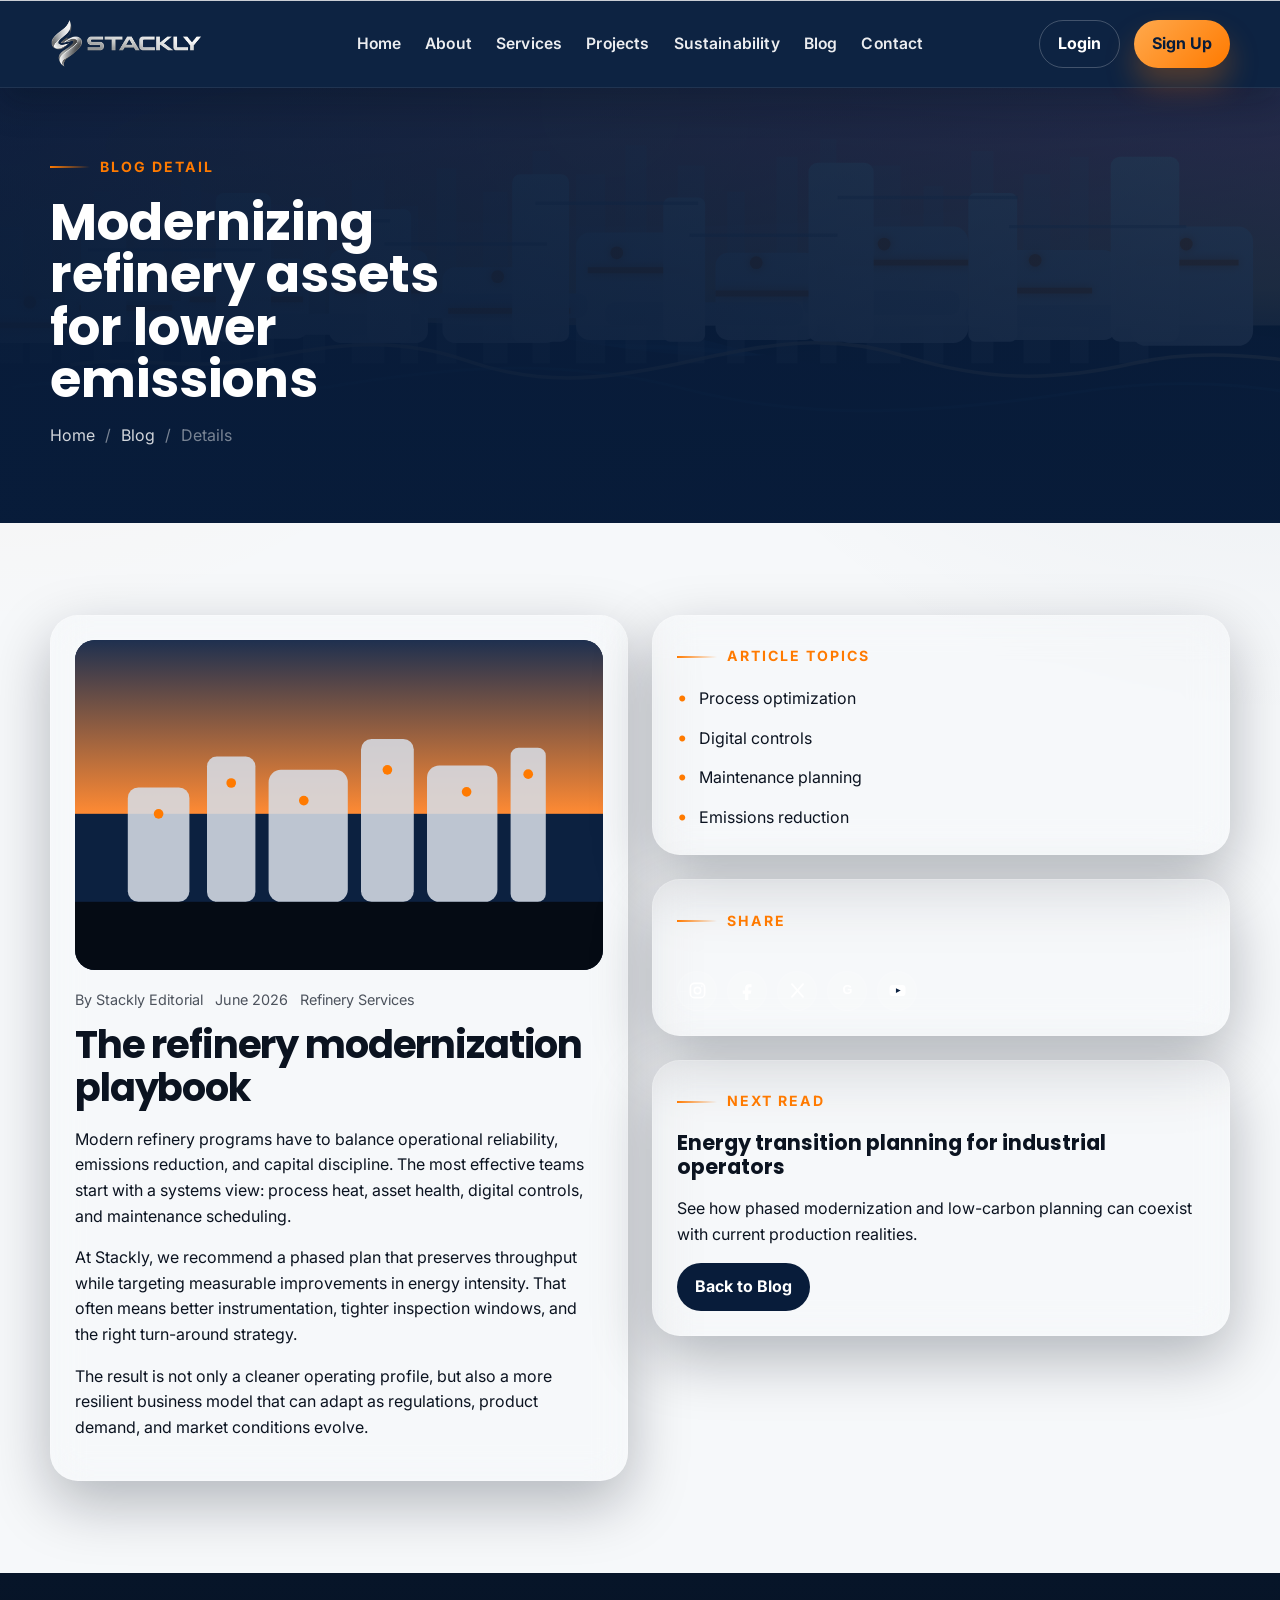
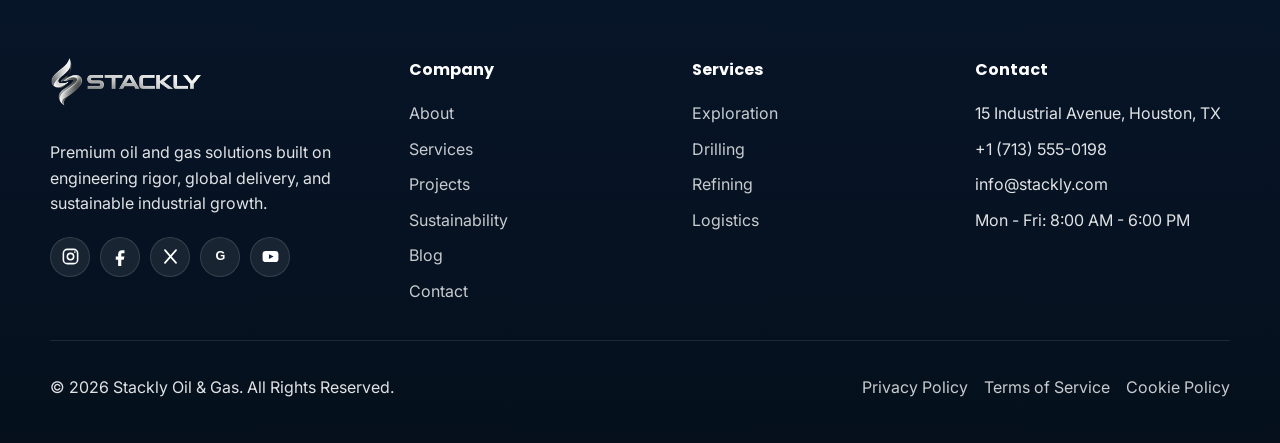
<file: blog-details.html>
<!doctype html>
<html lang="en">
<head>
  <meta charset="utf-8">
  <meta name="viewport" content="width=device-width, initial-scale=1">
  <title>Stackly Blog Details</title>
  <meta name="description" content="Stackly editorial deep dive on refinery modernization and sustainable industrial operations.">
  <link rel="stylesheet" href="css/style.css">
  <link rel="stylesheet" href="css/responsive.css">
</head>
<body class="page-loading" data-page="blog">
  <div class="site-loader" data-loader><div class="loader-card"><div class="brand"><img class="brand__logo" src="Assets/logo stackly.webp" alt="Stackly"></div><div class="loader-ring"></div><p>Loading Stackly experience...</p></div></div>
  <div class="site-overlay" data-overlay></div>
  <header class="site-header site-header--solid" data-header>
    <div class="container site-header__inner">
      <a class="brand" href="index.html"><img class="brand__logo" src="Assets/logo stackly.webp" alt="Stackly"></a>
      <nav class="site-nav" data-nav aria-label="Primary navigation"><div class="site-nav__links"><a data-nav-link href="index.html">Home</a><a data-nav-link href="about.html">About</a><a data-nav-link href="services.html">Services</a><a data-nav-link href="projects.html">Projects</a><a data-nav-link href="sustainability.html">Sustainability</a><a data-nav-link href="blog.html">Blog</a><a data-nav-link href="contact.html">Contact</a></div><div class="nav-actions"><a class="btn btn--ghost" data-nav-link href="login.html">Login</a><a class="btn btn--primary" data-nav-link href="signup.html">Sign Up</a></div></nav>
      <button class="nav-toggle" data-nav-toggle aria-controls="site-nav" aria-expanded="false" aria-label="Open navigation">☰</button>
    </div>
  </header>

  <section class="page-intro">
    <div class="container page-intro__inner">
      <div class="section-eyebrow">Blog Detail</div>
      <h1 class="page-intro__title">Modernizing refinery assets for lower emissions</h1>
      <div class="breadcrumbs"><a href="index.html">Home</a><span>/</span><a href="blog.html">Blog</a><span>/</span><span>Details</span></div>
    </div>
  </section>

  <main>
    <section class="section">
      <div class="container">
        <div class="grid grid--2">
          <article class="glass-card" data-reveal>
            <div class="blog-media"><img src="images/refinery-2.svg" alt="Refinery detail article image"></div>
            <div class="meta-row"><span>By Stackly Editorial</span><span>June 2026</span><span>Refinery Services</span></div>
            <h2 class="section-title text-dark">The refinery modernization playbook</h2>
            <p class="text-dark">Modern refinery programs have to balance operational reliability, emissions reduction, and capital discipline. The most effective teams start with a systems view: process heat, asset health, digital controls, and maintenance scheduling.</p>
            <p class="text-dark">At Stackly, we recommend a phased plan that preserves throughput while targeting measurable improvements in energy intensity. That often means better instrumentation, tighter inspection windows, and the right turn-around strategy.</p>
            <p class="text-dark">The result is not only a cleaner operating profile, but also a more resilient business model that can adapt as regulations, product demand, and market conditions evolve.</p>
          </article>
          <aside class="grid" style="align-content:start;">
            <article class="glass-card" data-reveal>
              <div class="section-eyebrow">Article Topics</div>
              <ul class="feature-list text-dark">
                <li>Process optimization</li>
                <li>Digital controls</li>
                <li>Maintenance planning</li>
                <li>Emissions reduction</li>
              </ul>
            </article>
            <article class="glass-card" data-reveal>
              <div class="section-eyebrow">Share</div>
              <div class="social-row" aria-label="Social links"><a href="404.html" aria-label="Instagram"><svg viewBox="0 0 24 24" aria-hidden="true" fill="none" stroke="currentColor" stroke-width="2"><rect x="3" y="3" width="18" height="18" rx="5"/><circle cx="12" cy="12" r="4"/><circle cx="17.5" cy="6.5" r="1" fill="currentColor" stroke="none"/></svg></a><a href="404.html" aria-label="Facebook"><svg viewBox="0 0 24 24" aria-hidden="true"><path fill="currentColor" d="M14 8h3V4h-3c-3.1 0-5 1.9-5 5v3H6v4h3v8h4v-8h3l1-4h-4V9c0-.7.3-1 1-1z"/></svg></a><a href="404.html" aria-label="Twitter"><svg viewBox="0 0 24 24" aria-hidden="true" fill="none" stroke="currentColor" stroke-width="2.2" stroke-linecap="round"><path d="M5 4l14 16M19 4L5 20"/></svg></a><a href="404.html" aria-label="Google"><svg viewBox="0 0 24 24" aria-hidden="true"><text x="12" y="17" text-anchor="middle" font-size="16" font-family="Arial,sans-serif" font-weight="700" fill="currentColor">G</text></svg></a><a href="404.html" aria-label="YouTube"><svg viewBox="0 0 24 24" aria-hidden="true"><rect x="2" y="5" width="20" height="14" rx="4" fill="currentColor"/><path d="M10 9l6 3-6 3z" fill="#0d2342"/></svg></a></div>
            </article>
            <article class="glass-card" data-reveal>
              <div class="section-eyebrow">Next Read</div>
              <h3 class="card-title text-dark">Energy transition planning for industrial operators</h3>
              <p class="text-dark">See how phased modernization and low-carbon planning can coexist with current production realities.</p>
              <a class="btn btn--dark" href="blog.html">Back to Blog</a>
            </article>
          </aside>
        </div>
      </div>
    </section>
  </main>

  <footer class="footer">
    <div class="container footer__top"><div class="footer__grid"><div><a class="footer__brand brand" href="index.html"><img class="brand__logo" src="Assets/logo stackly.webp" alt="Stackly"></a><p>Premium oil and gas solutions built on engineering rigor, global delivery, and sustainable industrial growth.</p><div class="social-row" aria-label="Social links"><a href="404.html" aria-label="Instagram"><svg viewBox="0 0 24 24" aria-hidden="true" fill="none" stroke="currentColor" stroke-width="2"><rect x="3" y="3" width="18" height="18" rx="5"/><circle cx="12" cy="12" r="4"/><circle cx="17.5" cy="6.5" r="1" fill="currentColor" stroke="none"/></svg></a><a href="404.html" aria-label="Facebook"><svg viewBox="0 0 24 24" aria-hidden="true"><path fill="currentColor" d="M14 8h3V4h-3c-3.1 0-5 1.9-5 5v3H6v4h3v8h4v-8h3l1-4h-4V9c0-.7.3-1 1-1z"/></svg></a><a href="404.html" aria-label="Twitter"><svg viewBox="0 0 24 24" aria-hidden="true" fill="none" stroke="currentColor" stroke-width="2.2" stroke-linecap="round"><path d="M5 4l14 16M19 4L5 20"/></svg></a><a href="404.html" aria-label="Google"><svg viewBox="0 0 24 24" aria-hidden="true"><text x="12" y="17" text-anchor="middle" font-size="16" font-family="Arial,sans-serif" font-weight="700" fill="currentColor">G</text></svg></a><a href="404.html" aria-label="YouTube"><svg viewBox="0 0 24 24" aria-hidden="true"><rect x="2" y="5" width="20" height="14" rx="4" fill="currentColor"/><path d="M10 9l6 3-6 3z" fill="#0d2342"/></svg></a></div></div><div><h4>Company</h4><ul><li><a href="about.html">About</a></li><li><a href="services.html">Services</a></li><li><a href="projects.html">Projects</a></li><li><a href="sustainability.html">Sustainability</a></li><li><a href="blog.html">Blog</a></li><li><a href="contact.html">Contact</a></li></ul></div><div><h4>Services</h4><ul><li><a href="404.html">Exploration</a></li><li><a href="404.html">Drilling</a></li><li><a href="404.html">Refining</a></li><li><a href="404.html">Logistics</a></li></ul></div><div><h4>Contact</h4><ul><li>15 Industrial Avenue, Houston, TX</li><li>+1 (713) 555-0198</li><li>info@stackly.com</li><li>Mon - Fri: 8:00 AM - 6:00 PM</li></ul></div></div></div>
    <div class="container footer__bottom"><div class="footer__bottom-inner"><p>© <span data-current-year></span> Stackly Oil & Gas. All Rights Reserved.</p><div class="footer__legal"><a href="#">Privacy Policy</a><a href="#">Terms of Service</a><a href="#">Cookie Policy</a></div></div></div>
  </footer>

  <button class="scroll-top" data-scroll-top aria-label="Scroll to top">↑</button>
  <script src="js/validation.js"></script><script src="vendor/aos/aos.js"></script><script src="js/app.js"></script>
</body>
</html>
</file>
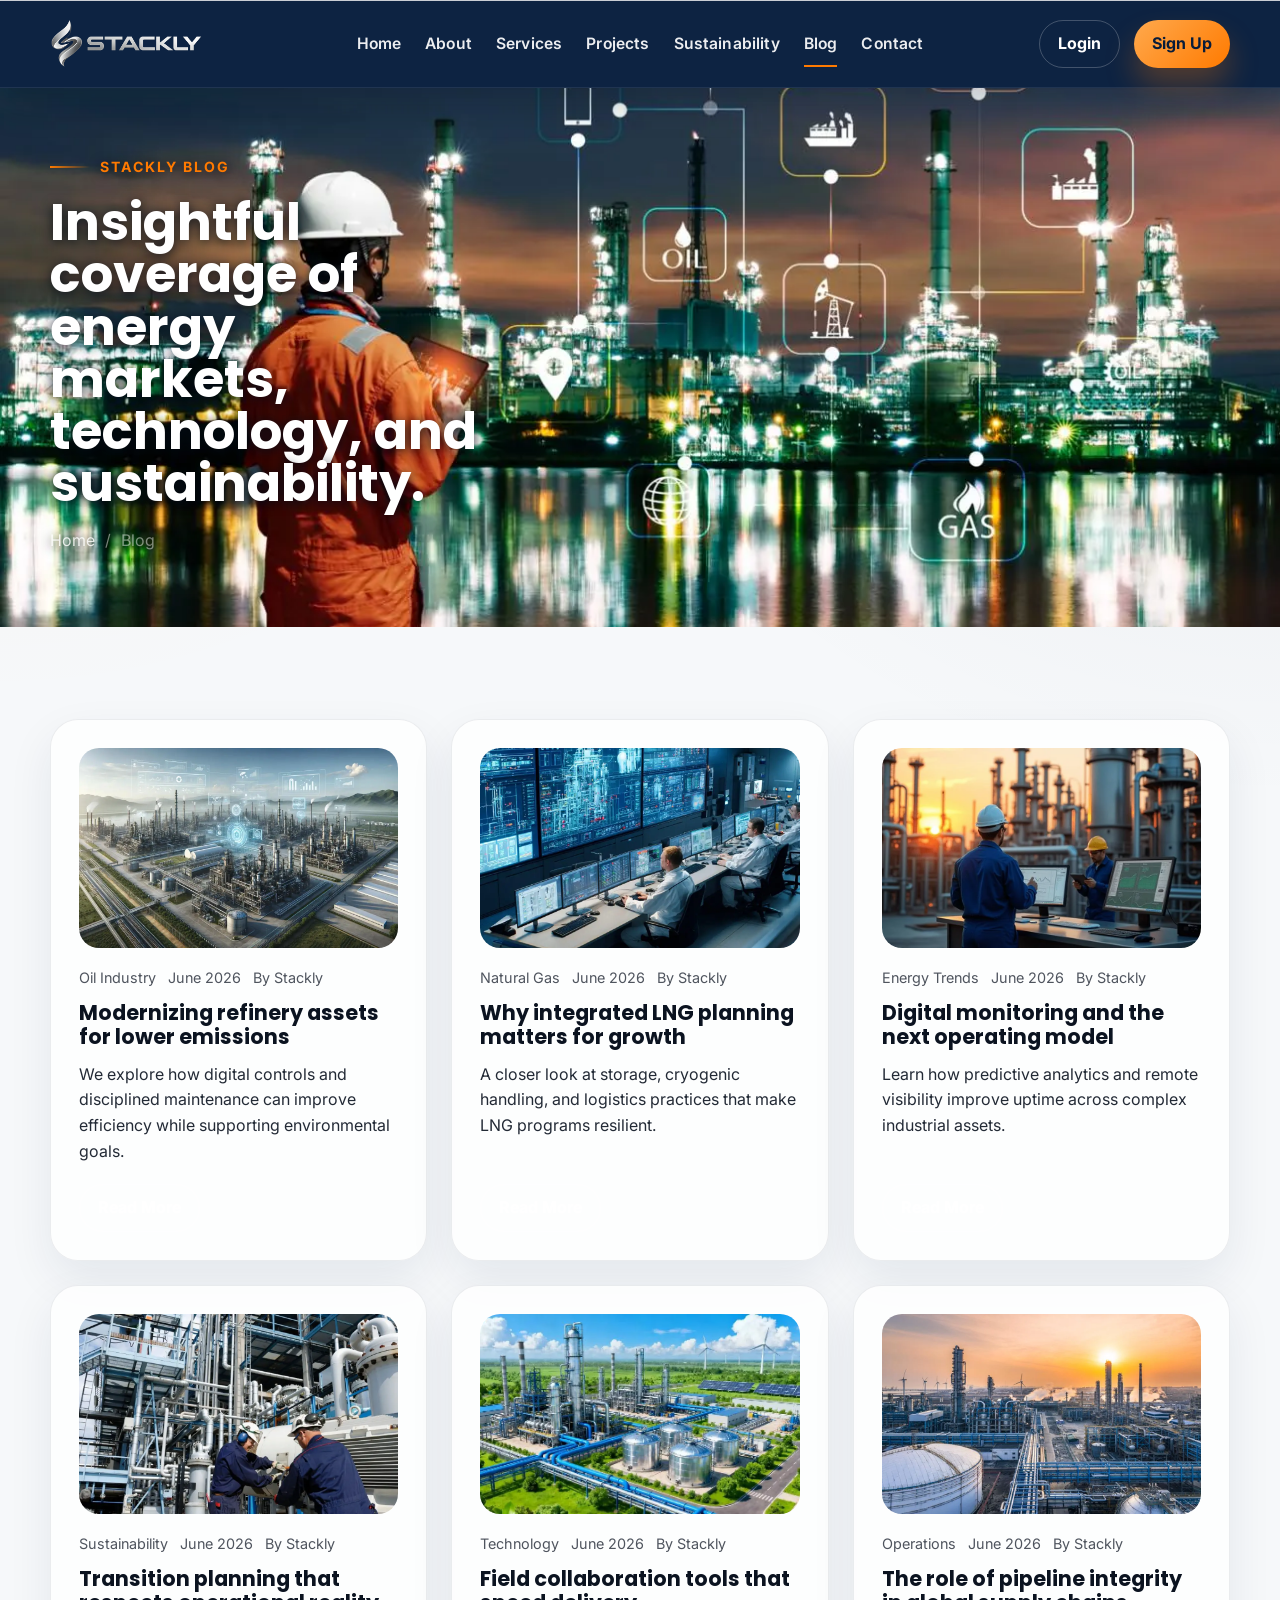
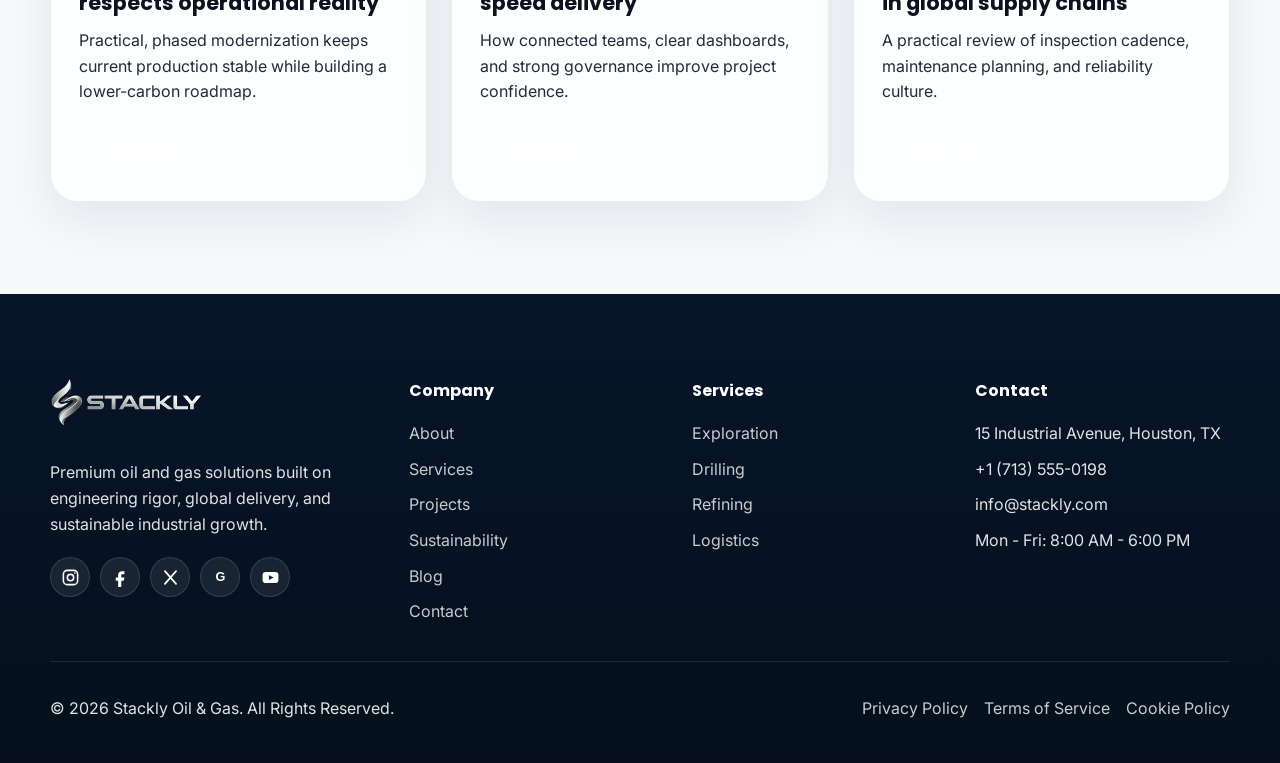
<file: blog.html>
<!doctype html>
<html lang="en">
<head>
  <meta charset="utf-8">
  <meta name="viewport" content="width=device-width, initial-scale=1">
  <title>Stackly Blog</title>
  <meta name="description" content="Read Stackly insights on oil industry trends, sustainability, natural gas, and energy technology.">
  <link rel="stylesheet" href="css/style.css">
  <link rel="stylesheet" href="css/responsive.css">
</head>
<body class="page-loading" data-page="blog">
  <div class="site-loader" data-loader><div class="loader-card"><div class="brand"><img class="brand__logo" src="Assets/logo stackly.webp" alt="Stackly"></div><div class="loader-ring"></div><p>Loading Stackly experience...</p></div></div>
  <div class="site-overlay" data-overlay></div>
  <header class="site-header site-header--solid" data-header>
    <div class="container site-header__inner">
      <a class="brand" href="index.html"><img class="brand__logo" src="Assets/logo stackly.webp" alt="Stackly"></a>
      <nav class="site-nav" data-nav aria-label="Primary navigation"><div class="site-nav__links"><a data-nav-link href="index.html">Home</a><a data-nav-link href="about.html">About</a><a data-nav-link href="services.html">Services</a><a data-nav-link href="projects.html">Projects</a><a data-nav-link href="sustainability.html">Sustainability</a><a data-nav-link href="blog.html">Blog</a><a data-nav-link href="contact.html">Contact</a></div><div class="nav-actions"><a class="btn btn--ghost" data-nav-link href="login.html">Login</a><a class="btn btn--primary" data-nav-link href="signup.html">Sign Up</a></div></nav>
      <button class="nav-toggle" data-nav-toggle aria-controls="site-nav" aria-expanded="false" aria-label="Open navigation">☰</button>
    </div>
  </header>

  <section class="page-intro page-intro--blog">
    <div class="container page-intro__inner">
      <div class="section-eyebrow">Stackly Blog</div>
      <h1 class="page-intro__title">Insightful coverage of energy markets, technology, and sustainability.</h1>
      <div class="breadcrumbs"><a href="index.html">Home</a><span>/</span><span>Blog</span></div>
    </div>
  </section>

  <main>
    <section class="section">
      <div class="container">
        <div class="grid grid--3">
          <article class="blog-card news-card" data-reveal>
            <div class="blog-media"><img src="Assets/refinary_assets.webp" alt="Modern refinery assets and emissions technology" width="1260" height="720" loading="lazy" decoding="async"></div>
            <div class="meta-row"><span>Oil Industry</span><span>June 2026</span><span>By Stackly</span></div>
            <h2 class="card-title">Modernizing refinery assets for lower emissions</h2>
            <p class="card-copy">We explore how digital controls and disciplined maintenance can improve efficiency while supporting environmental goals.</p>
            <a class="btn btn--ghost" href="404.html">Read More</a>
          </article>
          <article class="blog-card news-card" data-reveal>
            <div class="blog-media"><img src="Assets/LNG_planning.webp" alt="Integrated LNG planning and storage infrastructure" width="1024" height="1024" loading="lazy" decoding="async"></div>
            <div class="meta-row"><span>Natural Gas</span><span>June 2026</span><span>By Stackly</span></div>
            <h2 class="card-title">Why integrated LNG planning matters for growth</h2>
            <p class="card-copy">A closer look at storage, cryogenic handling, and logistics practices that make LNG programs resilient.</p>
            <a class="btn btn--ghost" href="404.html">Read More</a>
          </article>
          <article class="blog-card news-card" data-reveal>
            <div class="blog-media"><img src="Assets/digital_monitering.webp" alt="Digital monitoring for industrial energy operations" width="914" height="522" loading="lazy" decoding="async"></div>
            <div class="meta-row"><span>Energy Trends</span><span>June 2026</span><span>By Stackly</span></div>
            <h2 class="card-title">Digital monitoring and the next operating model</h2>
            <p class="card-copy">Learn how predictive analytics and remote visibility improve uptime across complex industrial assets.</p>
            <a class="btn btn--ghost" href="404.html">Read More</a>
          </article>
          <article class="blog-card news-card" data-reveal>
            <div class="blog-media"><img src="Assets/transition_planning.webp" alt="Energy transition planning for industrial facilities" width="1200" height="650" loading="lazy" decoding="async"></div>
            <div class="meta-row"><span>Sustainability</span><span>June 2026</span><span>By Stackly</span></div>
            <h2 class="card-title">Transition planning that respects operational reality</h2>
            <p class="card-copy">Practical, phased modernization keeps current production stable while building a lower-carbon roadmap.</p>
            <a class="btn btn--ghost" href="404.html">Read More</a>
          </article>
          <article class="blog-card news-card" data-reveal>
            <div class="blog-media"><img src="Assets/field_collaboration.webp" alt="Field teams collaborating on an energy project" width="864" height="447" loading="lazy" decoding="async"></div>
            <div class="meta-row"><span>Technology</span><span>June 2026</span><span>By Stackly</span></div>
            <h2 class="card-title">Field collaboration tools that speed delivery</h2>
            <p class="card-copy">How connected teams, clear dashboards, and strong governance improve project confidence.</p>
            <a class="btn btn--ghost" href="404.html">Read More</a>
          </article>
          <article class="blog-card news-card" data-reveal>
            <div class="blog-media"><img src="Assets/role_pipeline.webp" alt="Pipeline infrastructure supporting global supply chains" width="1000" height="666" loading="lazy" decoding="async"></div>
            <div class="meta-row"><span>Operations</span><span>June 2026</span><span>By Stackly</span></div>
            <h2 class="card-title">The role of pipeline integrity in global supply chains</h2>
            <p class="card-copy">A practical review of inspection cadence, maintenance planning, and reliability culture.</p>
            <a class="btn btn--ghost" href="404.html">Read More</a>
          </article>
        </div>
      </div>
    </section>
  </main>

  <footer class="footer">
    <div class="container footer__top"><div class="footer__grid"><div><a class="footer__brand brand" href="index.html"><img class="brand__logo" src="Assets/logo stackly.webp" alt="Stackly"></a><p>Premium oil and gas solutions built on engineering rigor, global delivery, and sustainable industrial growth.</p><div class="social-row" aria-label="Social links"><a href="404.html" aria-label="Instagram"><svg viewBox="0 0 24 24" aria-hidden="true" fill="none" stroke="currentColor" stroke-width="2"><rect x="3" y="3" width="18" height="18" rx="5"/><circle cx="12" cy="12" r="4"/><circle cx="17.5" cy="6.5" r="1" fill="currentColor" stroke="none"/></svg></a><a href="404.html" aria-label="Facebook"><svg viewBox="0 0 24 24" aria-hidden="true"><path fill="currentColor" d="M14 8h3V4h-3c-3.1 0-5 1.9-5 5v3H6v4h3v8h4v-8h3l1-4h-4V9c0-.7.3-1 1-1z"/></svg></a><a href="404.html" aria-label="Twitter"><svg viewBox="0 0 24 24" aria-hidden="true" fill="none" stroke="currentColor" stroke-width="2.2" stroke-linecap="round"><path d="M5 4l14 16M19 4L5 20"/></svg></a><a href="404.html" aria-label="Google"><svg viewBox="0 0 24 24" aria-hidden="true"><text x="12" y="17" text-anchor="middle" font-size="16" font-family="Arial,sans-serif" font-weight="700" fill="currentColor">G</text></svg></a><a href="404.html" aria-label="YouTube"><svg viewBox="0 0 24 24" aria-hidden="true"><rect x="2" y="5" width="20" height="14" rx="4" fill="currentColor"/><path d="M10 9l6 3-6 3z" fill="#0d2342"/></svg></a></div></div><div><h4>Company</h4><ul><li><a href="about.html">About</a></li><li><a href="services.html">Services</a></li><li><a href="projects.html">Projects</a></li><li><a href="sustainability.html">Sustainability</a></li><li><a href="blog.html">Blog</a></li><li><a href="contact.html">Contact</a></li></ul></div><div><h4>Services</h4><ul><li><a href="404.html">Exploration</a></li><li><a href="404.html">Drilling</a></li><li><a href="404.html">Refining</a></li><li><a href="404.html">Logistics</a></li></ul></div><div><h4>Contact</h4><ul><li>15 Industrial Avenue, Houston, TX</li><li>+1 (713) 555-0198</li><li>info@stackly.com</li><li>Mon - Fri: 8:00 AM - 6:00 PM</li></ul></div></div></div>
    <div class="container footer__bottom"><div class="footer__bottom-inner"><p>© <span data-current-year></span> Stackly Oil & Gas. All Rights Reserved.</p><div class="footer__legal"><a href="#">Privacy Policy</a><a href="#">Terms of Service</a><a href="#">Cookie Policy</a></div></div></div>
  </footer>

  <button class="scroll-top" data-scroll-top aria-label="Scroll to top">↑</button>
  <script src="js/validation.js"></script><script src="vendor/aos/aos.js"></script><script src="js/app.js"></script>
</body>
</html>
</file>
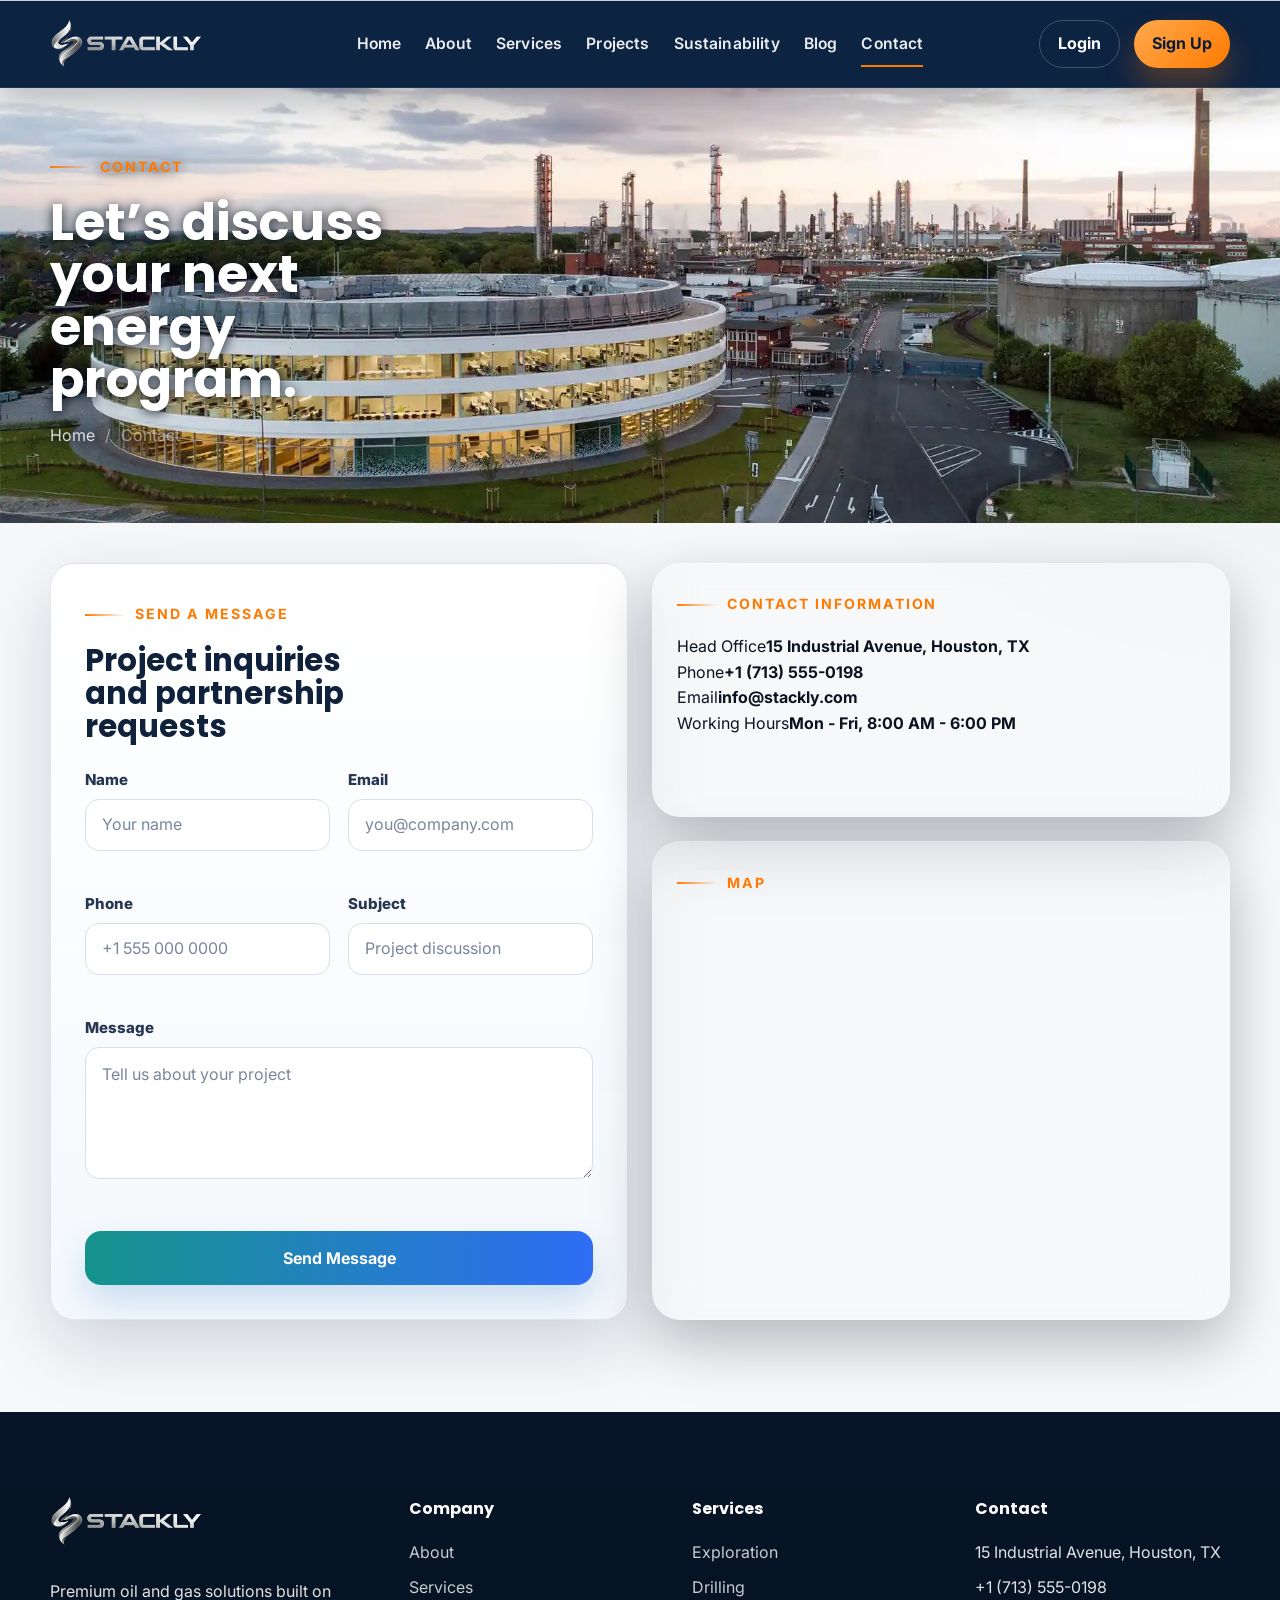
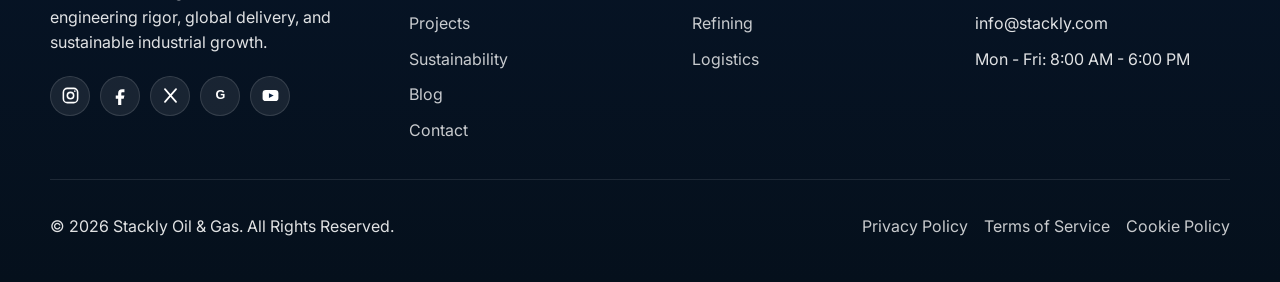
<file: contact.html>
<!doctype html>
<html lang="en">
<head>
  <meta charset="utf-8">
  <meta name="viewport" content="width=device-width, initial-scale=1">
  <title>Contact Stackly</title>
  <meta name="description" content="Contact Stackly Oil & Gas for project inquiries, partnerships, and support.">
  <link rel="stylesheet" href="css/style.css">
  <link rel="stylesheet" href="css/responsive.css">
</head>
<body class="page-loading" data-page="contact">
  <div class="site-loader" data-loader><div class="loader-card"><div class="brand"><img class="brand__logo" src="Assets/logo stackly.webp" alt="Stackly"></div><div class="loader-ring"></div><p>Loading Stackly experience...</p></div></div>
  <div class="site-overlay" data-overlay></div>
  <header class="site-header site-header--solid" data-header>
    <div class="container site-header__inner">
      <a class="brand" href="index.html"><img class="brand__logo" src="Assets/logo stackly.webp" alt="Stackly"></a>
      <nav class="site-nav" data-nav aria-label="Primary navigation"><div class="site-nav__links"><a data-nav-link href="index.html">Home</a><a data-nav-link href="about.html">About</a><a data-nav-link href="services.html">Services</a><a data-nav-link href="projects.html">Projects</a><a data-nav-link href="sustainability.html">Sustainability</a><a data-nav-link href="blog.html">Blog</a><a data-nav-link href="contact.html">Contact</a></div><div class="nav-actions"><a class="btn btn--ghost" data-nav-link href="login.html">Login</a><a class="btn btn--primary" data-nav-link href="signup.html">Sign Up</a></div></nav>
      <button class="nav-toggle" data-nav-toggle aria-controls="site-nav" aria-expanded="false" aria-label="Open navigation">☰</button>
    </div>
  </header>

  <section class="page-intro page-intro--contact">
    <div class="container page-intro__inner">
      <div class="section-eyebrow">Contact</div>
      <h1 class="page-intro__title">Let’s discuss your next energy program.</h1>
      <div class="breadcrumbs"><a href="index.html">Home</a><span>/</span><span>Contact</span></div>
    </div>
  </section>

  <main>
    <section class="section form-section">
      <div class="container">
        <div class="grid grid--2">
          <form class="auth-card contact-card glass-card" data-reveal data-contact-form>
            <div class="section-eyebrow">Send a Message</div>
            <h2 class="auth-card__title">Project inquiries and partnership requests</h2>
            <div class="auth-form">
              <div class="field"><label for="contact-name">Name</label><div class="input-wrap"><input id="contact-name" type="text" placeholder="Your name"></div><div class="field-error"></div></div>
              <div class="field"><label for="contact-email">Email</label><div class="input-wrap"><input id="contact-email" type="email" placeholder="you@company.com"></div><div class="field-error"></div></div>
              <div class="field"><label for="contact-phone">Phone</label><div class="input-wrap"><input id="contact-phone" type="tel" placeholder="+1 555 000 0000"></div><div class="field-error"></div></div>
              <div class="field"><label for="contact-subject">Subject</label><div class="input-wrap"><input id="contact-subject" type="text" placeholder="Project discussion"></div><div class="field-error"></div></div>
              <div class="field field--full"><label for="contact-message">Message</label><div class="input-wrap"><textarea id="contact-message" placeholder="Tell us about your project"></textarea></div><div class="field-error"></div></div>
              <button class="btn btn--primary btn--full" type="submit">Send Message</button>
            </div>
          </form>
          <div class="grid">
            <article class="glass-card" data-reveal>
              <div class="section-eyebrow">Contact Information</div>
              <div class="profile-card">
                <div class="profile-card__row"><span>Head Office</span><strong>15 Industrial Avenue, Houston, TX</strong></div>
                <div class="profile-card__row"><span>Phone</span><strong>+1 (713) 555-0198</strong></div>
                <div class="profile-card__row"><span>Email</span><strong>info@stackly.com</strong></div>
                <div class="profile-card__row"><span>Working Hours</span><strong>Mon - Fri, 8:00 AM - 6:00 PM</strong></div>
              </div>
            </article>
            <article class="glass-card" data-reveal>
              <div class="section-eyebrow">Map</div>
              <iframe title="Stackly office location" src="https://www.google.com/maps?q=Houston%20TX&output=embed" width="100%" height="320" style="border:0;border-radius:20px;" loading="lazy"></iframe>
            </article>
          </div>
        </div>
      </div>
    </section>
  </main>

  <footer class="footer">
    <div class="container footer__top"><div class="footer__grid"><div><a class="footer__brand brand" href="index.html"><img class="brand__logo" src="Assets/logo stackly.webp" alt="Stackly"></a><p>Premium oil and gas solutions built on engineering rigor, global delivery, and sustainable industrial growth.</p><div class="social-row" aria-label="Social links"><a href="404.html" aria-label="Instagram"><svg viewBox="0 0 24 24" aria-hidden="true" fill="none" stroke="currentColor" stroke-width="2"><rect x="3" y="3" width="18" height="18" rx="5"/><circle cx="12" cy="12" r="4"/><circle cx="17.5" cy="6.5" r="1" fill="currentColor" stroke="none"/></svg></a><a href="404.html" aria-label="Facebook"><svg viewBox="0 0 24 24" aria-hidden="true"><path fill="currentColor" d="M14 8h3V4h-3c-3.1 0-5 1.9-5 5v3H6v4h3v8h4v-8h3l1-4h-4V9c0-.7.3-1 1-1z"/></svg></a><a href="404.html" aria-label="Twitter"><svg viewBox="0 0 24 24" aria-hidden="true" fill="none" stroke="currentColor" stroke-width="2.2" stroke-linecap="round"><path d="M5 4l14 16M19 4L5 20"/></svg></a><a href="404.html" aria-label="Google"><svg viewBox="0 0 24 24" aria-hidden="true"><text x="12" y="17" text-anchor="middle" font-size="16" font-family="Arial,sans-serif" font-weight="700" fill="currentColor">G</text></svg></a><a href="404.html" aria-label="YouTube"><svg viewBox="0 0 24 24" aria-hidden="true"><rect x="2" y="5" width="20" height="14" rx="4" fill="currentColor"/><path d="M10 9l6 3-6 3z" fill="#0d2342"/></svg></a></div></div><div><h4>Company</h4><ul><li><a href="about.html">About</a></li><li><a href="services.html">Services</a></li><li><a href="projects.html">Projects</a></li><li><a href="sustainability.html">Sustainability</a></li><li><a href="blog.html">Blog</a></li><li><a href="contact.html">Contact</a></li></ul></div><div><h4>Services</h4><ul><li><a href="404.html">Exploration</a></li><li><a href="404.html">Drilling</a></li><li><a href="404.html">Refining</a></li><li><a href="404.html">Logistics</a></li></ul></div><div><h4>Contact</h4><ul><li>15 Industrial Avenue, Houston, TX</li><li>+1 (713) 555-0198</li><li>info@stackly.com</li><li>Mon - Fri: 8:00 AM - 6:00 PM</li></ul></div></div></div>
    <div class="container footer__bottom"><div class="footer__bottom-inner"><p>© <span data-current-year></span> Stackly Oil & Gas. All Rights Reserved.</p><div class="footer__legal"><a href="#">Privacy Policy</a><a href="#">Terms of Service</a><a href="#">Cookie Policy</a></div></div></div>
  </footer>

  <button class="scroll-top" data-scroll-top aria-label="Scroll to top">↑</button>
  <script src="js/validation.js"></script><script src="vendor/aos/aos.js"></script><script src="js/app.js"></script>
</body>
</html>
</file>
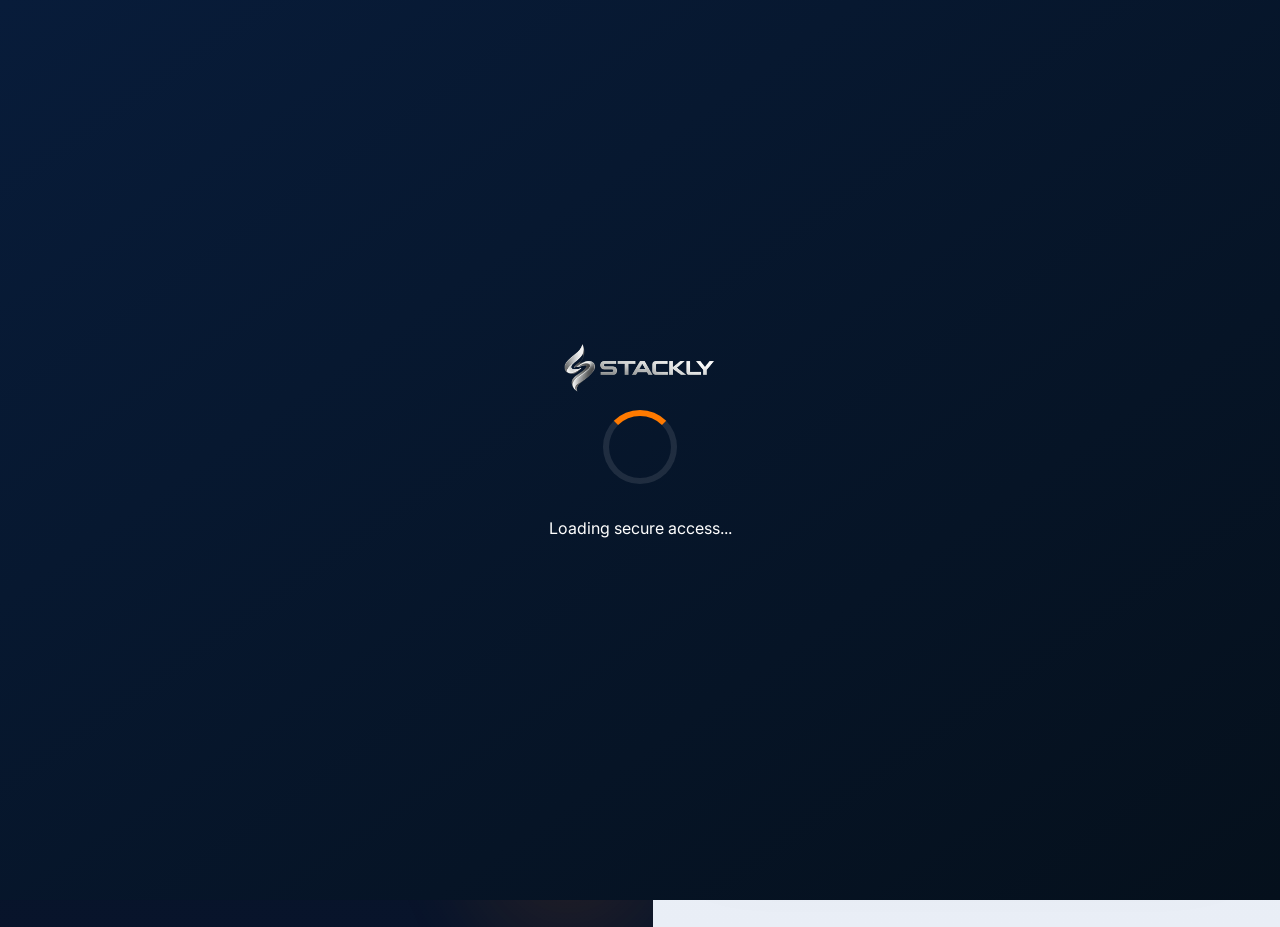
<file: dashboard.html>
<!doctype html>
<html lang="en">
<head>
  <meta charset="utf-8">
  <meta name="viewport" content="width=device-width, initial-scale=1">
  <title>Stackly Dashboard</title>
  <meta name="description" content="Stackly secure dashboard for operations, analytics, and team activity.">
  <link rel="stylesheet" href="css/dashboard.css">
</head>
<body class="dashboard-page page-loading" data-panel="dashboard">
  <div class="site-loader" data-loader>
    <div class="loader-card">
      <div class="brand"><img class="brand__logo" src="Assets/logo stackly.webp" alt="Stackly"></div>
      <div class="loader-ring" aria-hidden="true"></div>
      <p>Loading dashboard...</p>
    </div>
  </div>

  <div class="site-overlay" data-sidebar-overlay></div>

  <div class="dashboard-shell">
    <aside class="dashboard-sidebar" data-sidebar>
      <a class="dashboard-brand brand" href="index.html">
        <img class="brand__logo" src="Assets/logo stackly.webp" alt="Stackly">
      </a>
      <button class="sidebar-close" type="button" data-sidebar-close aria-label="Close sidebar">X</button>
      <nav class="sidebar-nav" data-sidebar-nav>
        <a href="#overview" data-panel="dashboard">Dashboard</a>
        <a href="#profile" data-panel="profile">Profile</a>
        <a href="#projects" data-panel="projects">Projects</a>
        <a href="#reports" data-panel="reports">Reports</a>
        <a href="#analytics" data-panel="analytics">Analytics</a>
        <a href="#messages" data-panel="messages">Messages</a>
        <a href="#settings" data-panel="settings">Settings</a>
        <button type="button" data-logout>Logout</button>
      </nav>
    </aside>

    <div class="dashboard-main">
      <header class="dashboard-topbar">
        <a class="dashboard-mobile-brand brand" href="index.html" aria-label="Stackly home">
          <img class="brand__logo" src="Assets/logo stackly.webp" alt="Stackly">
        </a>
        <div class="dashboard-topbar__left">
          <button class="sidebar-toggle" data-sidebar-toggle aria-expanded="false" aria-label="Open sidebar">☰</button>
          <div>
            <div class="section-eyebrow" style="margin-bottom:6px;">Welcome, <span data-user-name>Stackly User</span></div>
            <span class="role-badge" data-user-role>Role</span>
          </div>
        </div>
        <div class="dashboard-topbar__right">
          <div class="profile-chip" aria-label="Signed in email">
            <svg class="profile-chip__icon" viewBox="0 0 24 24" aria-hidden="true">
              <path d="M4 6.5A2.5 2.5 0 0 1 6.5 4h11A2.5 2.5 0 0 1 20 6.5v11A2.5 2.5 0 0 1 17.5 20h-11A2.5 2.5 0 0 1 4 17.5v-11Zm2.2-.5 5.3 4.2a1.5 1.5 0 0 0 1.9 0L18.8 6H6.2Zm11.8 2.2-4.6 3.6a3.5 3.5 0 0 1-4.4 0L4.8 8.2V17.5c0 .4.3.7.7.7h11a.7.7 0 0 0 .7-.7V8.2Z"/>
            </svg>
            <span data-user-email>user@stackly.com</span>
          </div>
        </div>
      </header>

      <main class="dashboard-content">
        <section class="dashboard-grid dashboard-grid--metrics" id="overview" data-dashboard-section>
          <article class="metric-card"><div class="metric-card__label">Revenue Overview</div><div class="metric-card__value">$<span data-dashboard-count="128">0</span>M</div><div class="metric-card__delta">+12% this quarter</div></article>
          <article class="metric-card"><div class="metric-card__label">Active Projects</div><div class="metric-card__value"><span data-dashboard-count="42">0</span></div><div class="metric-card__delta">Across 18 markets</div></article>
          <article class="metric-card"><div class="metric-card__label">Operational Analytics</div><div class="metric-card__value"><span data-dashboard-count="98">0</span>%</div><div class="metric-card__delta">Uptime performance</div></article>
          <article class="metric-card"><div class="metric-card__label">Notifications</div><div class="metric-card__value"><span data-dashboard-count="14">0</span></div><div class="metric-card__delta">Open items</div></article>
          <article class="panel panel--wide">
            <div class="panel__head"><h2 class="panel__title">Operations Summary</h2><span class="chip">Today</span></div>
            <div class="data-table">
              <div><span>North Refinery</span><strong>96% uptime</strong><em>Stable throughput</em></div>
              <div><span>Offshore Block A</span><strong>82k bbl/day</strong><em>Marine transfer active</em></div>
              <div><span>Pipeline Corridor</span><strong>418 km</strong><em>Inspection window open</em></div>
              <div><span>LNG Terminal</span><strong>7 vessels</strong><em>Loading schedule on time</em></div>
            </div>
          </article>
          <article class="panel panel--wide">
            <div class="panel__head"><h2 class="panel__title">Priority Alerts</h2><span class="chip">4 open</span></div>
            <div class="activity-list">
              <div class="activity-item"><div class="activity-badge">1</div><div><strong>Compressor maintenance due</strong><p>Unit C-14 requires service confirmation before night shift.</p></div></div>
              <div class="activity-item"><div class="activity-badge">2</div><div><strong>Safety audit pending</strong><p>HSE team needs final checklist upload for the west yard.</p></div></div>
              <div class="activity-item"><div class="activity-badge">3</div><div><strong>Fuel stock review</strong><p>Diesel inventory moved below the planned weekly buffer.</p></div></div>
            </div>
          </article>
        </section>

        <section class="dashboard-grid dashboard-grid--panels" id="analytics" data-dashboard-section>
          <article class="panel" data-reveal>
            <div class="panel__head"><h2 class="panel__title">Operational Trends</h2><span class="chip">Live</span></div>
            <div class="chart-wrap"><canvas data-bar-chart></canvas></div>
            <div class="mini-stats">
              <div><span>Avg output</span><strong>74%</strong></div>
              <div><span>Best asset</span><strong>LNG-2</strong></div>
              <div><span>Delay risk</span><strong>Low</strong></div>
            </div>
          </article>
          <article class="panel" data-reveal>
            <div class="panel__head"><h2 class="panel__title">Production Momentum</h2><span class="chip">Q2</span></div>
            <div class="chart-wrap"><canvas data-line-chart></canvas></div>
            <div class="data-table data-table--compact">
              <div><span>Week 1</span><strong>91%</strong><em>On plan</em></div>
              <div><span>Week 2</span><strong>94%</strong><em>Improved flow</em></div>
              <div><span>Week 3</span><strong>98%</strong><em>Peak output</em></div>
            </div>
          </article>
        </section>

        <section class="dashboard-grid dashboard-grid--panels" id="reports" style="margin-top:22px;" data-dashboard-section>
          <article class="panel" data-reveal>
            <div class="panel__head"><h2 class="panel__title">Portfolio Mix</h2><span class="chip">2026</span></div>
            <div class="chart-wrap"><canvas data-pie-chart></canvas></div>
          </article>
          <article class="panel" data-reveal>
            <div class="panel__head"><h2 class="panel__title">Recent Activities</h2><span class="chip">Today</span></div>
            <div class="activity-list">
              <div class="activity-item"><div class="activity-badge">✓</div><div><strong>Refinery upgrade checkpoint</strong><p>Design review completed with HSE clearance.</p></div></div>
              <div class="activity-item"><div class="activity-badge">↑</div><div><strong>Pipeline integrity report</strong><p>Inspection windows updated for the north corridor.</p></div></div>
              <div class="activity-item"><div class="activity-badge">•</div><div><strong>Team performance review</strong><p>Delivery metrics surpassed the monthly target.</p></div></div>
              <div class="activity-item"><div class="activity-badge">4</div><div><strong>Carbon tracking report</strong><p>Monthly emissions dashboard shared with sustainability leads.</p></div></div>
              <div class="activity-item"><div class="activity-badge">5</div><div><strong>Vendor compliance review</strong><p>Critical supplier certificates renewed for offshore logistics.</p></div></div>
            </div>
          </article>
        </section>

        <section class="dashboard-grid dashboard-grid--panels" id="profile" style="margin-top:22px;" data-dashboard-section>
          <article class="panel profile-card" data-dashboard-panel="profile" data-reveal>
            <div class="panel__head"><h2 class="panel__title">Profile</h2><span class="chip">Secure</span></div>
            <div class="profile-card__row"><span>User Name</span><strong data-user-name>Stackly User</strong></div>
            <div class="profile-card__row"><span>Company Name</span><strong data-user-company>Company</strong></div>
            <div class="profile-card__row"><span>Email</span><strong data-user-email>user@stackly.com</strong></div>
            <div class="profile-card__row"><span>Role</span><strong data-user-role>Role</strong></div>
            <div class="profile-card__row"><span>Phone</span><strong data-user-phone>N/A</strong></div>
            <div class="profile-card__row"><span>Department</span><strong>Operations Control</strong></div>
            <div class="profile-card__row"><span>Access Level</span><strong>Dashboard User</strong></div>
            <div class="profile-card__row"><span>Last Login</span><strong>Today</strong></div>
          </article>

          <article class="panel" id="settings" data-dashboard-panel="settings" data-reveal>
            <div class="panel__head"><h2 class="panel__title">Settings</h2><span class="chip">Manage</span></div>
            <div class="settings-grid">
              <div class="settings-item"><div><strong>Edit Profile</strong><p>Update company details and contact information.</p></div><span class="switch" aria-hidden="true"></span></div>
              <div class="settings-item"><div><strong>Change Password</strong><p>Rotate credentials to maintain secure access.</p></div><span class="switch" aria-hidden="true"></span></div>
              <div class="settings-item"><div><strong>Notification Settings</strong><p>Choose which updates appear in your dashboard.</p></div><span class="switch" aria-hidden="true"></span></div>
              <div class="settings-item"><div><strong>Security Settings</strong><p>Control session behavior and device access.</p></div><span class="switch" aria-hidden="true"></span></div>
              <div class="settings-item"><div><strong>Report Preferences</strong><p>Choose weekly or monthly operational summary format.</p></div><span class="switch" aria-hidden="true"></span></div>
              <div class="settings-item"><div><strong>Asset Alerts</strong><p>Receive warnings for high-risk equipment or delayed jobs.</p></div><span class="switch" aria-hidden="true"></span></div>
              <div class="settings-item"><div><strong>Two Step Review</strong><p>Require approval before critical dashboard changes.</p></div><span class="switch" aria-hidden="true"></span></div>
            </div>
          </article>
        </section>

        <section class="dashboard-grid dashboard-grid--panels" id="messages" style="margin-top:22px;" data-dashboard-section>
          <article class="panel" data-dashboard-panel="messages" data-reveal>
            <div class="panel__head"><h2 class="panel__title">Team Performance</h2><span class="chip">Weekly</span></div>
            <div class="activity-list">
              <div class="activity-item"><div class="activity-badge">A</div><div><strong>Engineering</strong><p>94% milestone completion across active jobs.</p></div></div>
              <div class="activity-item"><div class="activity-badge">O</div><div><strong>Operations</strong><p>Reduced turnaround delays by 9% week over week.</p></div></div>
              <div class="activity-item"><div class="activity-badge">H</div><div><strong>HSE</strong><p>Zero recordable incidents for the current cycle.</p></div></div>
              <div class="activity-item"><div class="activity-badge">M</div><div><strong>Maintenance</strong><p>Closed 27 work orders with 4 tasks pending parts arrival.</p></div></div>
              <div class="activity-item"><div class="activity-badge">L</div><div><strong>Logistics</strong><p>Crude transfer slots confirmed for the next 48 hours.</p></div></div>
            </div>
          </article>
          <article class="panel" id="projects" data-dashboard-panel="projects" data-reveal>
            <div class="panel__head"><h2 class="panel__title">Project Snapshot</h2><span class="chip">Portfolio</span></div>
            <div class="activity-list">
              <div class="activity-item"><div class="activity-badge">1</div><div><strong>Offshore Development</strong><p>Commissioning in progress with marine logistics support.</p></div></div>
              <div class="activity-item"><div class="activity-badge">2</div><div><strong>LNG Expansion</strong><p>Mechanical completion reached on the liquefaction line.</p></div></div>
              <div class="activity-item"><div class="activity-badge">3</div><div><strong>Pipeline Upgrade</strong><p>Integrity testing scheduled for the next maintenance window.</p></div></div>
              <div class="activity-item"><div class="activity-badge">4</div><div><strong>Refinery Optimization</strong><p>Heat exchanger replacement plan moved into procurement review.</p></div></div>
              <div class="activity-item"><div class="activity-badge">5</div><div><strong>Digital Monitoring Rollout</strong><p>Sensor onboarding completed for 62% of priority equipment.</p></div></div>
              <div class="activity-item"><div class="activity-badge">6</div><div><strong>Terminal Safety Upgrade</strong><p>Fire system validation scheduled with HSE and operations teams.</p></div></div>
            </div>
          </article>
        </section>
      </main>

      <footer class="dashboard-footer">
        <p>© <span data-current-year></span> Stackly Oil & Gas. All Rights Reserved.</p>
      </footer>
    </div>
  </div>

  <script src="js/validation.js"></script>
  <script src="vendor/aos/aos.js"></script><script src="js/app.js"></script>
  <script src="js/auth.js"></script>
  <script src="js/dashboard.js"></script>
</body>
</html>
</file>
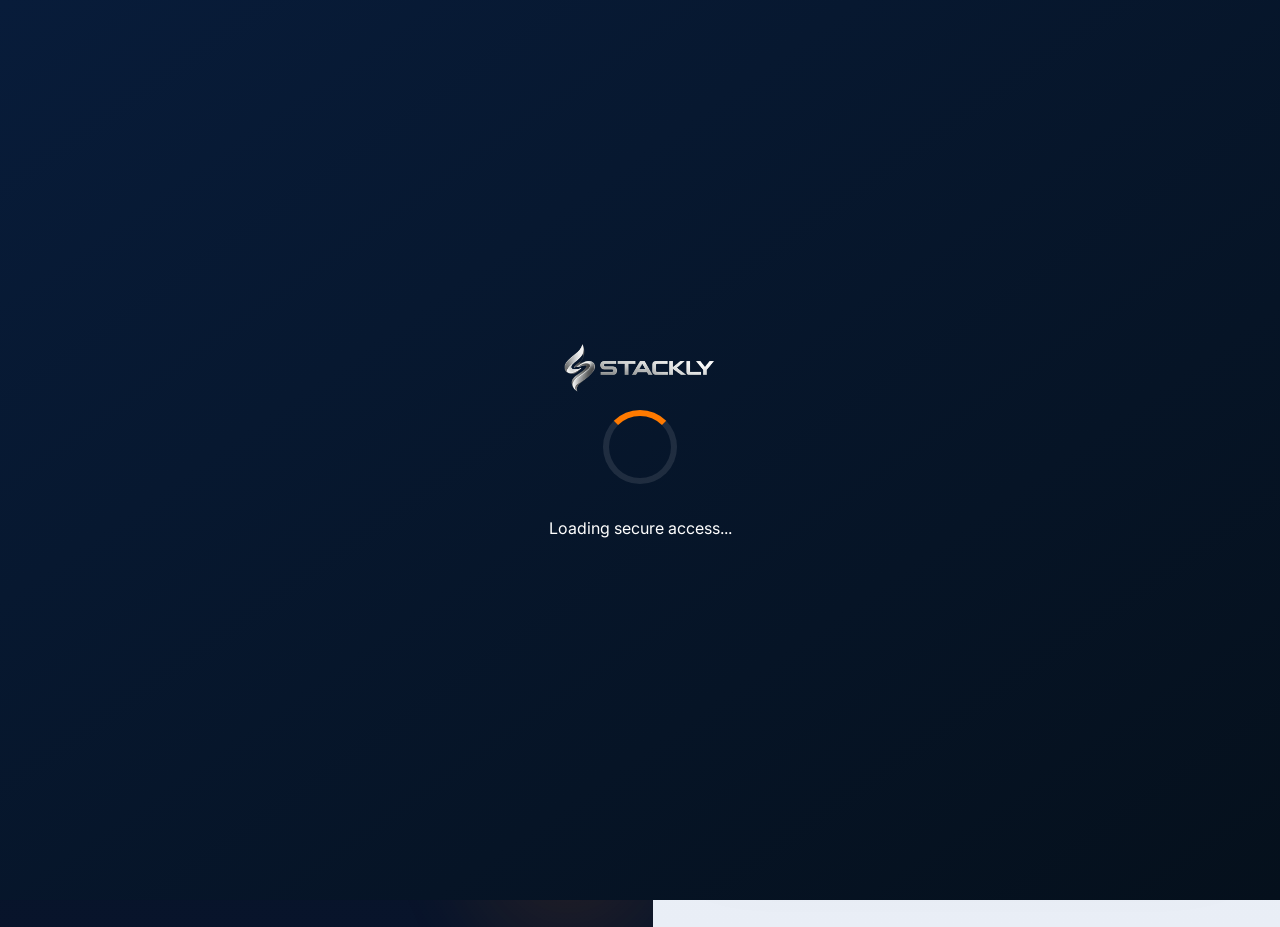
<file: login.html>
<!doctype html>
<html lang="en">
<head>
  <meta charset="utf-8">
  <meta name="viewport" content="width=device-width, initial-scale=1">
  <title>Stackly Login</title>
  <meta name="description" content="Login to Stackly Oil & Gas dashboard.">
  <link rel="stylesheet" href="css/auth.css">
</head>
<body class="auth-page page-loading" data-page="login">
  <div class="site-loader" data-loader>
    <div class="loader-card">
      <div class="brand"><img class="brand__logo" src="Assets/logo stackly.webp" alt="Stackly"></div>
      <div class="loader-ring" aria-hidden="true"></div>
      <p>Loading secure access...</p>
    </div>
  </div>

  <div class="site-overlay" data-overlay></div>

  <div class="auth-shell">
    <aside class="auth-overview">
      <a class="auth-overview__brand brand" href="index.html">
        <img class="brand__logo" src="Assets/logo stackly.webp" alt="Stackly">
      </a>
      <div class="auth-overview__content">
        <div class="section-eyebrow">Secure Access</div>
        <h1 class="auth-overview__title">Welcome back to Stackly</h1>
        <p class="auth-overview__lead">Sign in to manage projects, reports, and operational performance.</p>
      </div>
      <div class="auth-overview__feature">
        <img src="Assets/digital_monitering.webp" alt="Energy monitoring dashboard">
        <div>
          <strong>Live operations access</strong>
          <p>Monitor projects, reports, and performance from one secure dashboard.</p>
        </div>
      </div>
    </aside>

    <div class="auth-panel">
      <main class="auth-main">
        <section class="auth-card" data-reveal>
          <div class="auth-card__header">
            <button class="auth-back" type="button" data-auth-back aria-label="Go back to previous page">
              <svg viewBox="0 0 24 24" aria-hidden="true">
                <path d="M15.5 5 8.5 12l7 7-1.4 1.4L5.6 12l8.5-8.4L15.5 5Z"/>
              </svg>
              <span>Back</span>
            </button>
            <a class="auth-card__brand" href="index.html">
              <img class="brand__logo" src="Assets/logo stackly.webp" alt="Stackly">
            </a>
            <h1 class="auth-card__title">Welcome back to Stackly</h1>
            <p class="auth-card__lead">Sign in to manage projects, reports, and operational performance.</p>
          </div>

          <form class="auth-form" data-login-form autocomplete="off" novalidate>
            <div class="field">
              <label for="login-email">Email Address</label>
              <div class="input-wrap">
                <input id="login-email" name="email" type="email" placeholder="name@company.com" autocomplete="off">
              </div>
              <div class="field-error"></div>
            </div>
            <div class="field">
              <label for="login-role">Role</label>
              <div class="input-wrap role-field">
                <select id="login-role" name="role" data-role-select>
                  <option value="">Select your role</option>
                  <option value="admin">Admin</option>
                  <option value="manager">Manager</option>
                  <option value="operator">Operator</option>
                </select>
                <button class="role-field__trigger" type="button" data-role-trigger aria-expanded="false" aria-haspopup="listbox">
                  <span data-role-label>Select your role</span>
                  <svg viewBox="0 0 24 24" aria-hidden="true">
                    <path d="M7 10.5 12 15l5-4.5 1.4 1.4L12 17.8 5.6 11.9 7 10.5Z"/>
                  </svg>
                </button>
                <div class="role-field__menu" data-role-menu hidden>
                  <button type="button" class="role-field__option" data-role-option value="">Select your role</button>
                  <button type="button" class="role-field__option" data-role-option value="admin">Admin</button>
                  <button type="button" class="role-field__option" data-role-option value="manager">Manager</button>
                  <button type="button" class="role-field__option" data-role-option value="operator">Operator</button>
                </div>
              </div>
              <div class="field-error"></div>
            </div>
            <div class="field">
              <label for="login-password">Password</label>
              <div class="input-wrap">
                <input id="login-password" name="password" type="password" placeholder="Enter your password" autocomplete="new-password">
                <button class="password-toggle" type="button" data-password-toggle aria-controls="login-password" aria-label="Show password">
                  <svg class="password-toggle__icon password-toggle__icon--open" viewBox="0 0 24 24" aria-hidden="true">
                    <path d="M12 5.5c5 0 8.5 4.1 9.6 5.6.4.5.4 1.2 0 1.8-1.1 1.5-4.6 5.6-9.6 5.6s-8.5-4.1-9.6-5.6a1.5 1.5 0 0 1 0-1.8C3.5 9.6 7 5.5 12 5.5Zm0 10.2a3.7 3.7 0 1 0 0-7.4 3.7 3.7 0 0 0 0 7.4Zm0-2a1.7 1.7 0 1 1 0-3.4 1.7 1.7 0 0 1 0 3.4Z"/>
                  </svg>
                  <svg class="password-toggle__icon password-toggle__icon--closed" viewBox="0 0 24 24" aria-hidden="true">
                    <path d="M3.7 2.3 21.7 20.3 20.3 21.7 17.1 18.5A10.1 10.1 0 0 1 12 20c-5 0-8.5-4.1-9.6-5.6a1.5 1.5 0 0 1 0-1.8 17 17 0 0 1 3.4-3.5L2.3 3.7 3.7 2.3Zm5.1 8.5a3.7 3.7 0 0 0 4.4 4.4L8.8 10.8Zm3.2-6.3c5 0 8.5 4.1 9.6 5.6.4.5.4 1.2 0 1.8a16.7 16.7 0 0 1-2.5 2.8L16.7 12.3A4.7 4.7 0 0 0 11.7 7.3L9.8 5.4c.7-.2 1.4-.3 2.2-.3Z"/>
                  </svg>
                </button>
              </div>
              <div class="field-error"></div>
            </div>
            <div class="form-row">
              <label class="form-check"><input type="checkbox" name="remember">Remember me</label>
              <button type="button" class="btn btn--ghost" data-forgot-password>Forgot password?</button>
            </div>
            <button class="btn btn--primary btn--full" type="submit">Login</button>
          </form>

          <div class="social-login" aria-label="Alternative sign in options">
            <div class="social-login__divider"><span>or</span></div>
            <div class="social-login__grid">
              <a class="social-login__button" href="404.html" aria-label="Continue with Google">
                <svg viewBox="0 0 24 24" aria-hidden="true">
                  <path fill="#EA4335" d="M12 10.2v3.9h5.5c-.2 1.2-1.5 3.6-5.5 3.6A6.7 6.7 0 1 1 12 5.3c1.9 0 3.2.8 4 1.5l2.7-2.6A10.6 10.6 0 0 0 12 2a10 10 0 1 0 0 20c5.7 0 9.5-4 9.5-9.8 0-.7-.1-1.2-.2-1.7H12Z"/>
                  <path fill="#FBBC05" d="M3.7 7.7 7.2 10.3A6.7 6.7 0 0 1 12 5.3c1.9 0 3.2.8 4 1.5l2.7-2.6A10.6 10.6 0 0 0 12 2a10 10 0 0 0-8.3 5.7Z"/>
                  <path fill="#34A853" d="m12 22c2.8 0 5.1-.9 6.8-2.5l-3.2-2.6c-.9.6-2 .9-3.6.9-3 0-5.4-2-6.4-4.8L2 16.1A10 10 0 0 0 12 22Z"/>
                  <path fill="#4285F4" d="M21.5 12.2c0-.7-.1-1.2-.2-1.7H12v3.9h5.5c-.3 1.5-1.2 2.7-2.4 3.5l3.2 2.6c1.9-1.7 3.2-4.2 3.2-8.3Z"/>
                </svg>
              </a>
              <a class="social-login__button" href="404.html" aria-label="Continue with Facebook">
                <svg viewBox="0 0 24 24" aria-hidden="true">
                  <path fill="#1877F2" d="M24 12a12 12 0 1 0-13.9 11.9v-8.4H7.2V12h2.9V9.4c0-2.9 1.7-4.5 4.4-4.5 1.3 0 2.6.2 2.6.2v2.8H16c-1.5 0-2 .9-2 1.9V12h3.4l-.5 3.5H14v8.4A12 12 0 0 0 24 12Z"/>
                </svg>
              </a>
              <a class="social-login__button" href="404.html" aria-label="Continue with LinkedIn">
                <svg viewBox="0 0 24 24" aria-hidden="true">
                  <path fill="#0A66C2" d="M4.98 3.5A2.48 2.48 0 1 1 2.5 6a2.48 2.48 0 0 1 2.48-2.5ZM2.8 8.7h4.4V21H2.8V8.7Zm7 0h4.2v1.7h.1c.6-1.1 2.1-2.2 4.3-2.2 4.6 0 5.4 3 5.4 6.8V21h-4.4v-5.9c0-1.4 0-3.1-1.9-3.1s-2.2 1.5-2.2 3v6H9.8V8.7Z"/>
                </svg>
              </a>
            </div>
          </div>

          <div class="auth-note">Need an account? <a href="signup.html"><strong>Create one here</strong></a>.</div>
        </section>
      </main>

      <footer class="auth-footer">
        <div class="container">
          <p>&copy; <span data-current-year></span> Stackly Oil & Gas</p>
        </div>
      </footer>
    </div>
  </div>

  <script src="js/validation.js"></script>
  <script src="vendor/aos/aos.js"></script><script src="js/app.js"></script>
  <script src="js/auth.js"></script>
</body>
</html>
</file>
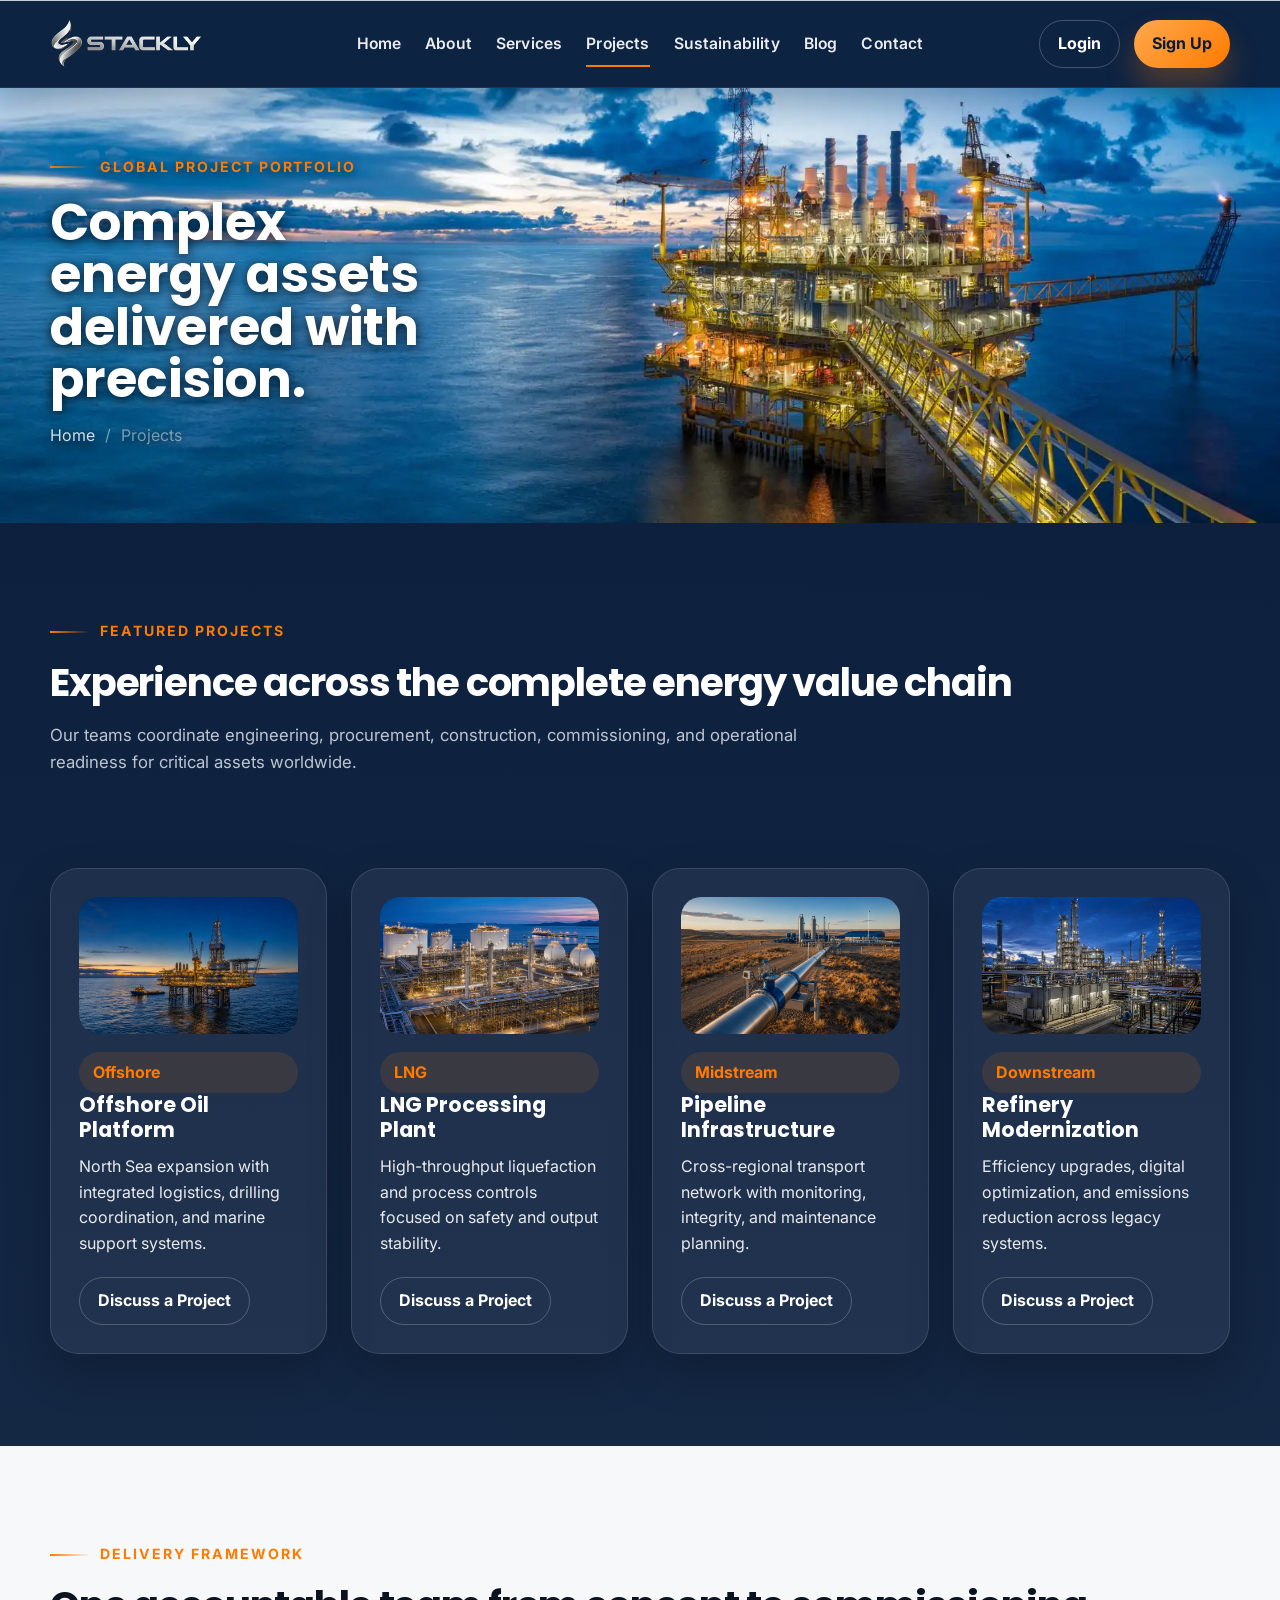
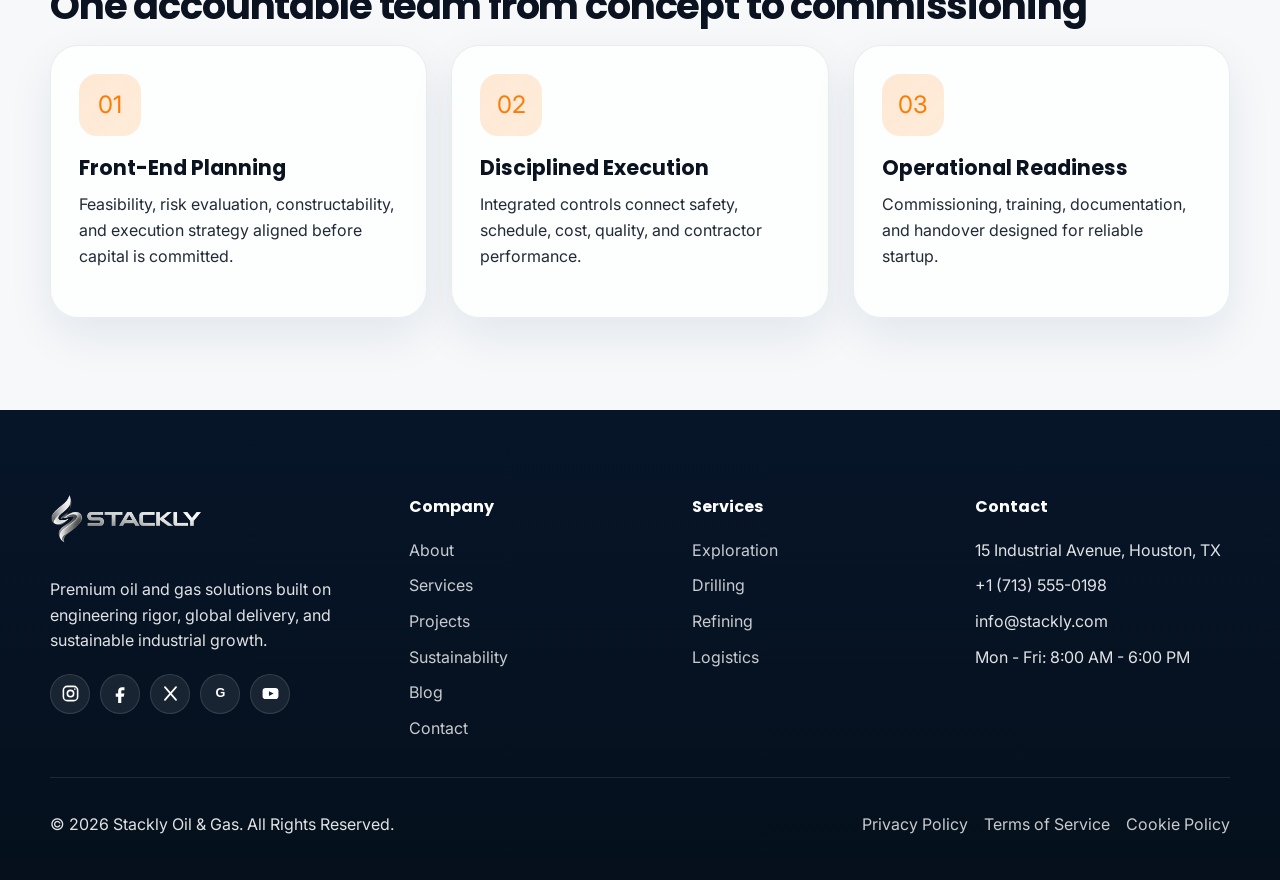
<file: projects.html>
<!doctype html>
<html lang="en">
<head>
  <meta charset="utf-8">
  <meta name="viewport" content="width=device-width, initial-scale=1">
  <title>Stackly Projects | Global Energy Infrastructure</title>
  <meta name="description" content="Explore Stackly offshore, LNG, pipeline, and refinery modernization projects.">
  <link rel="stylesheet" href="css/style.css">
  <link rel="stylesheet" href="css/responsive.css">
</head>
<body class="page-loading" data-page="projects">
  <div class="site-loader" data-loader><div class="loader-card"><div class="brand"><img class="brand__logo" src="Assets/logo stackly.webp" alt="Stackly"></div><div class="loader-ring"></div><p>Loading Stackly experience...</p></div></div>
  <div class="site-overlay" data-overlay></div>
  <header class="site-header site-header--solid" data-header>
    <div class="container site-header__inner">
      <a class="brand" href="index.html" aria-label="Stackly home"><img class="brand__logo" src="Assets/logo stackly.webp" alt="Stackly"></a>
      <nav class="site-nav" data-nav aria-label="Primary navigation"><div class="site-nav__links"><a data-nav-link href="index.html">Home</a><a data-nav-link href="about.html">About</a><a data-nav-link href="services.html">Services</a><a data-nav-link href="projects.html">Projects</a><a data-nav-link href="sustainability.html">Sustainability</a><a data-nav-link href="blog.html">Blog</a><a data-nav-link href="contact.html">Contact</a></div><div class="nav-actions"><a class="btn btn--ghost" data-nav-link href="login.html">Login</a><a class="btn btn--primary" data-nav-link href="signup.html">Sign Up</a></div></nav>
      <button class="nav-toggle" data-nav-toggle aria-controls="site-nav" aria-expanded="false" aria-label="Open navigation">&#9776;</button>
    </div>
  </header>

  <section class="page-intro page-intro--projects">
    <div class="container page-intro__inner">
      <div class="section-eyebrow">Global Project Portfolio</div>
      <h1 class="page-intro__title">Complex energy assets delivered with precision.</h1>
      <div class="breadcrumbs"><a href="index.html">Home</a><span>/</span><span>Projects</span></div>
    </div>
  </section>

  <main>
    <section class="section section--dark">
      <div class="container">
        <div class="section-eyebrow">Featured Projects</div>
        <h2 class="section-title">Experience across the complete energy value chain</h2>
        <p class="section-lead">Our teams coordinate engineering, procurement, construction, commissioning, and operational readiness for critical assets worldwide.</p>
        <div class="section" style="padding-bottom:0;">
          <div class="grid grid--4">
            <article class="project-card" data-reveal><div class="project-media"><img src="images/project-offshore-platform.png" alt="North Sea offshore oil platform operating at dusk" width="1536" height="1024" loading="lazy" decoding="async"></div><div class="chip">Offshore</div><h2 class="card-title">Offshore Oil Platform</h2><p class="card-copy">North Sea expansion with integrated logistics, drilling coordination, and marine support systems.</p><a class="btn btn--ghost" href="contact.html">Discuss a Project</a></article>
            <article class="project-card" data-reveal><div class="project-media"><img src="images/project-lng-plant.png" alt="Modern LNG processing and liquefaction plant at dusk" width="1536" height="1024" loading="lazy" decoding="async"></div><div class="chip">LNG</div><h2 class="card-title">LNG Processing Plant</h2><p class="card-copy">High-throughput liquefaction and process controls focused on safety and output stability.</p><a class="btn btn--ghost" href="contact.html">Discuss a Project</a></article>
            <article class="project-card" data-reveal><div class="project-media"><img src="images/project-pipeline-network.png" alt="Long-distance pipeline and monitoring station across open terrain" width="1536" height="1024" loading="lazy" decoding="async"></div><div class="chip">Midstream</div><h2 class="card-title">Pipeline Infrastructure</h2><p class="card-copy">Cross-regional transport network with monitoring, integrity, and maintenance planning.</p><a class="btn btn--ghost" href="contact.html">Discuss a Project</a></article>
            <article class="project-card" data-reveal><div class="project-media"><img src="images/project-refinery-modernization.png" alt="Modernized refinery with upgraded process controls and equipment" width="1536" height="1024" loading="lazy" decoding="async"></div><div class="chip">Downstream</div><h2 class="card-title">Refinery Modernization</h2><p class="card-copy">Efficiency upgrades, digital optimization, and emissions reduction across legacy systems.</p><a class="btn btn--ghost" href="contact.html">Discuss a Project</a></article>
          </div>
        </div>
      </div>
    </section>

    <section class="section">
      <div class="container">
        <div class="section-eyebrow">Delivery Framework</div>
        <h2 class="section-title text-dark">One accountable team from concept to commissioning</h2>
        <div class="grid grid--3">
          <article class="feature-card" data-reveal><div class="card-icon">01</div><h3 class="card-title">Front-End Planning</h3><p class="card-copy">Feasibility, risk evaluation, constructability, and execution strategy aligned before capital is committed.</p></article>
          <article class="feature-card" data-reveal><div class="card-icon">02</div><h3 class="card-title">Disciplined Execution</h3><p class="card-copy">Integrated controls connect safety, schedule, cost, quality, and contractor performance.</p></article>
          <article class="feature-card" data-reveal><div class="card-icon">03</div><h3 class="card-title">Operational Readiness</h3><p class="card-copy">Commissioning, training, documentation, and handover designed for reliable startup.</p></article>
        </div>
      </div>
    </section>
  </main>

  <footer class="footer">
    <div class="container footer__top"><div class="footer__grid"><div><a class="footer__brand brand" href="index.html"><img class="brand__logo" src="Assets/logo stackly.webp" alt="Stackly"></a><p>Premium oil and gas solutions built on engineering rigor, global delivery, and sustainable industrial growth.</p><div class="social-row" aria-label="Social links"><a href="404.html" aria-label="Instagram"><svg viewBox="0 0 24 24" aria-hidden="true" fill="none" stroke="currentColor" stroke-width="2"><rect x="3" y="3" width="18" height="18" rx="5"/><circle cx="12" cy="12" r="4"/><circle cx="17.5" cy="6.5" r="1" fill="currentColor" stroke="none"/></svg></a><a href="404.html" aria-label="Facebook"><svg viewBox="0 0 24 24" aria-hidden="true"><path fill="currentColor" d="M14 8h3V4h-3c-3.1 0-5 1.9-5 5v3H6v4h3v8h4v-8h3l1-4h-4V9c0-.7.3-1 1-1z"/></svg></a><a href="404.html" aria-label="Twitter"><svg viewBox="0 0 24 24" aria-hidden="true" fill="none" stroke="currentColor" stroke-width="2.2" stroke-linecap="round"><path d="M5 4l14 16M19 4L5 20"/></svg></a><a href="404.html" aria-label="Google"><svg viewBox="0 0 24 24" aria-hidden="true"><text x="12" y="17" text-anchor="middle" font-size="16" font-family="Arial,sans-serif" font-weight="700" fill="currentColor">G</text></svg></a><a href="404.html" aria-label="YouTube"><svg viewBox="0 0 24 24" aria-hidden="true"><rect x="2" y="5" width="20" height="14" rx="4" fill="currentColor"/><path d="M10 9l6 3-6 3z" fill="#0d2342"/></svg></a></div></div><div><h4>Company</h4><ul><li><a href="about.html">About</a></li><li><a href="services.html">Services</a></li><li><a href="projects.html">Projects</a></li><li><a href="sustainability.html">Sustainability</a></li><li><a href="blog.html">Blog</a></li><li><a href="contact.html">Contact</a></li></ul></div><div><h4>Services</h4><ul><li><a href="404.html">Exploration</a></li><li><a href="404.html">Drilling</a></li><li><a href="404.html">Refining</a></li><li><a href="404.html">Logistics</a></li></ul></div><div><h4>Contact</h4><ul><li>15 Industrial Avenue, Houston, TX</li><li>+1 (713) 555-0198</li><li>info@stackly.com</li><li>Mon - Fri: 8:00 AM - 6:00 PM</li></ul></div></div></div>
    <div class="container footer__bottom"><div class="footer__bottom-inner"><p>&copy; <span data-current-year></span> Stackly Oil & Gas. All Rights Reserved.</p><div class="footer__legal"><a href="#">Privacy Policy</a><a href="#">Terms of Service</a><a href="#">Cookie Policy</a></div></div></div>
  </footer>
  <button class="scroll-top" data-scroll-top aria-label="Scroll to top">&uarr;</button>
  <script src="js/validation.js"></script><script src="vendor/aos/aos.js"></script><script src="js/app.js"></script>
</body>
</html>
</file>
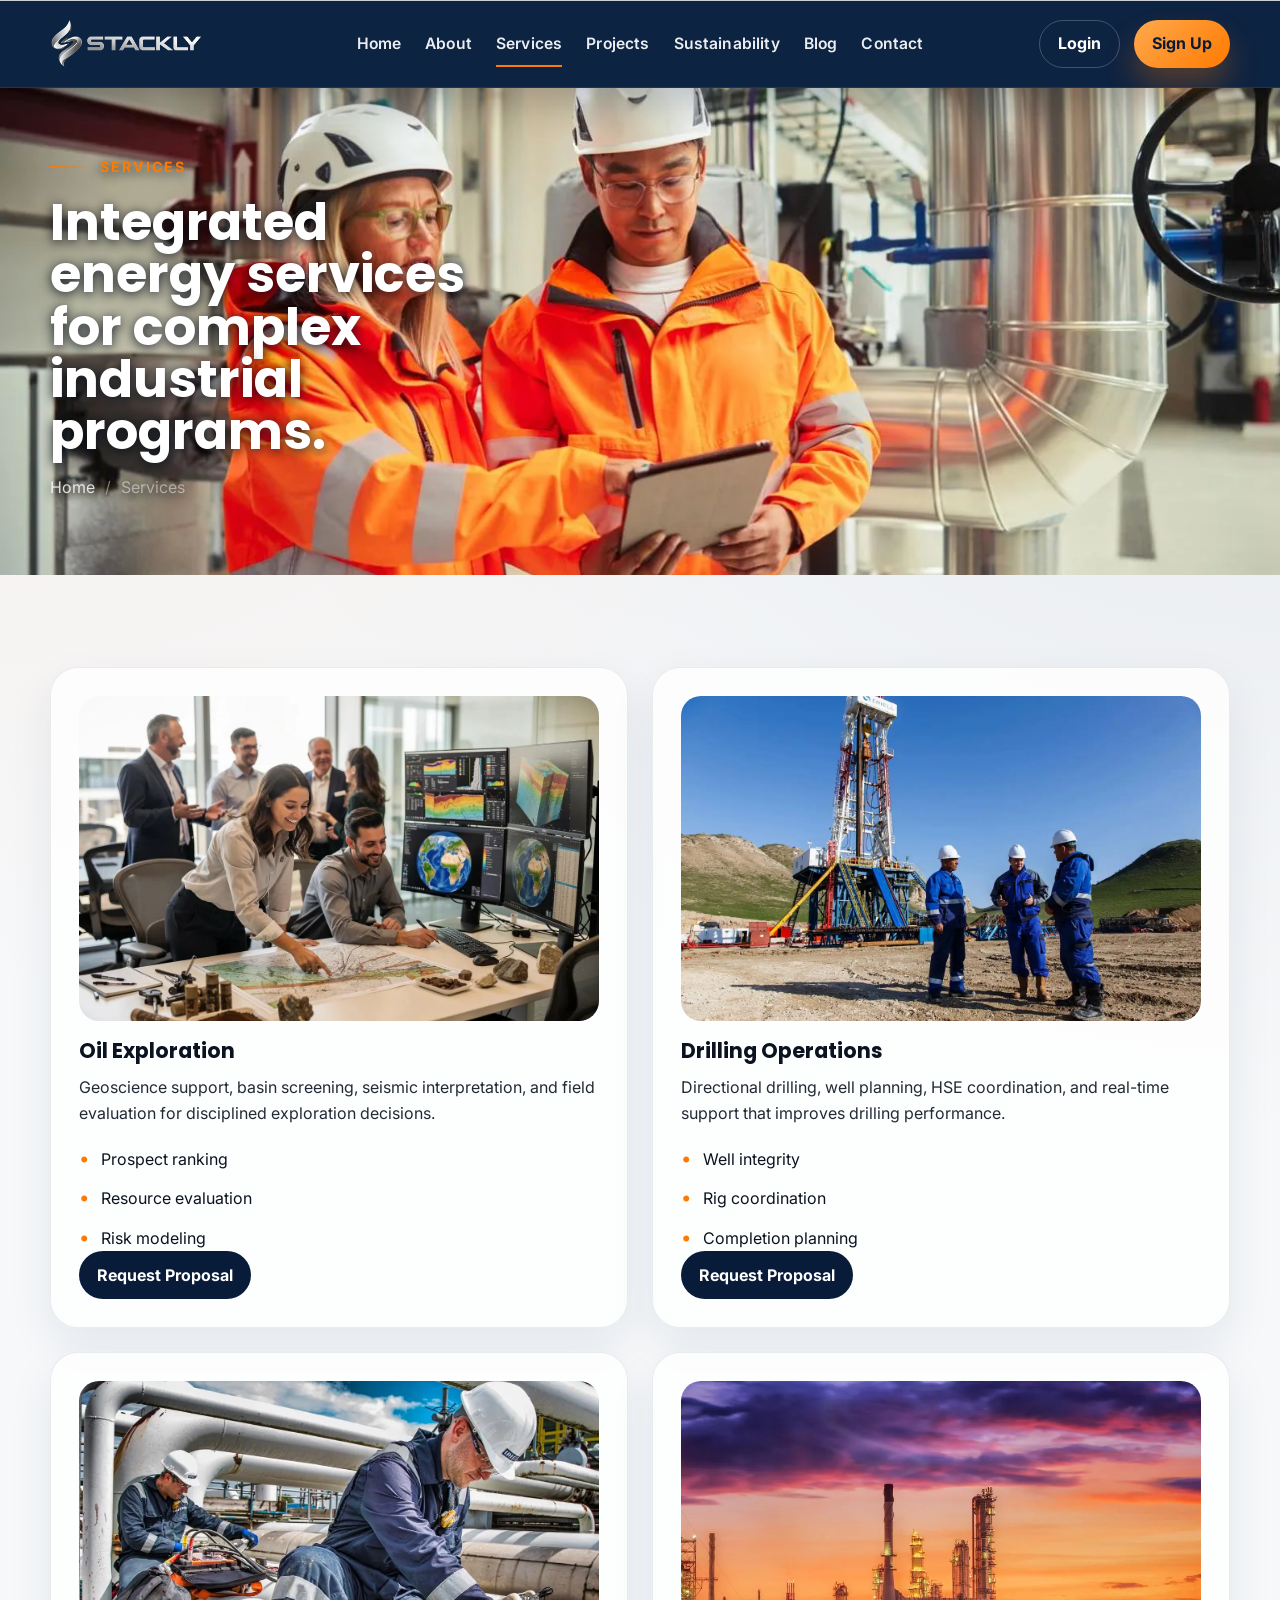
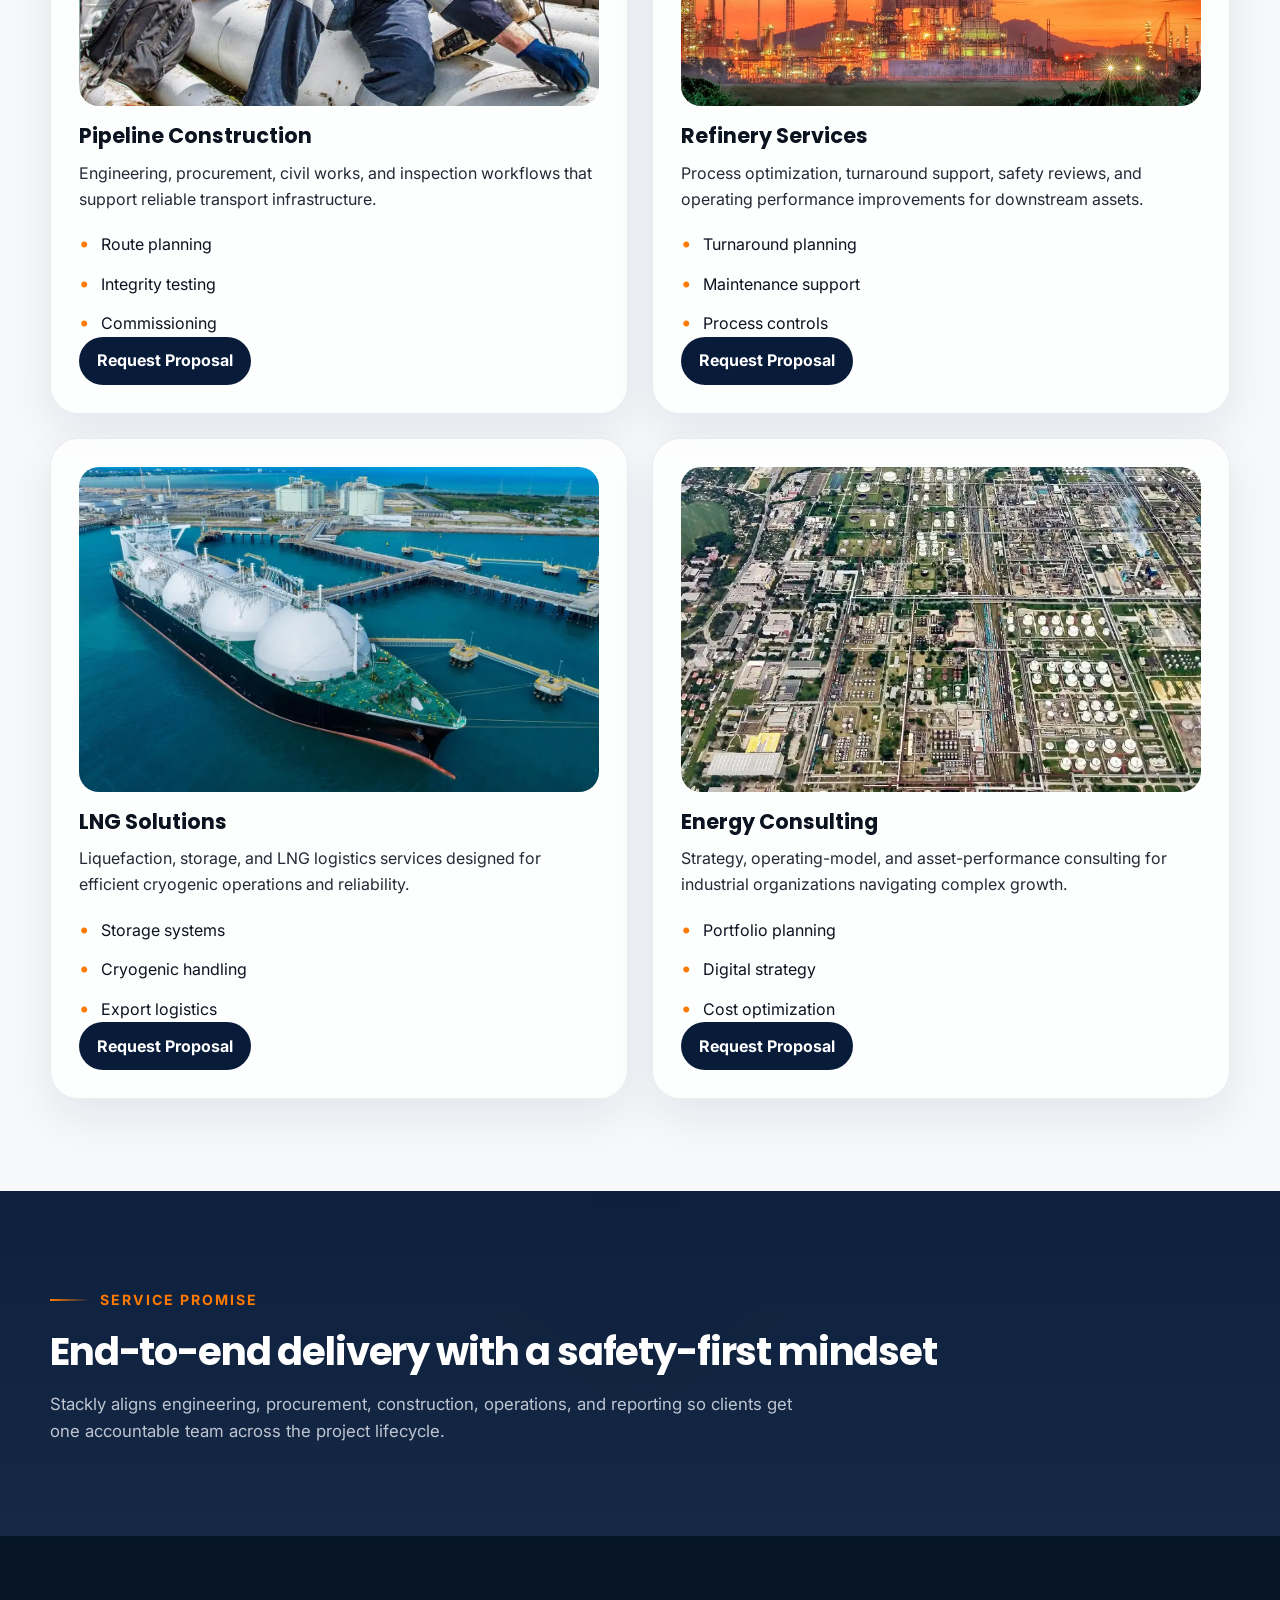
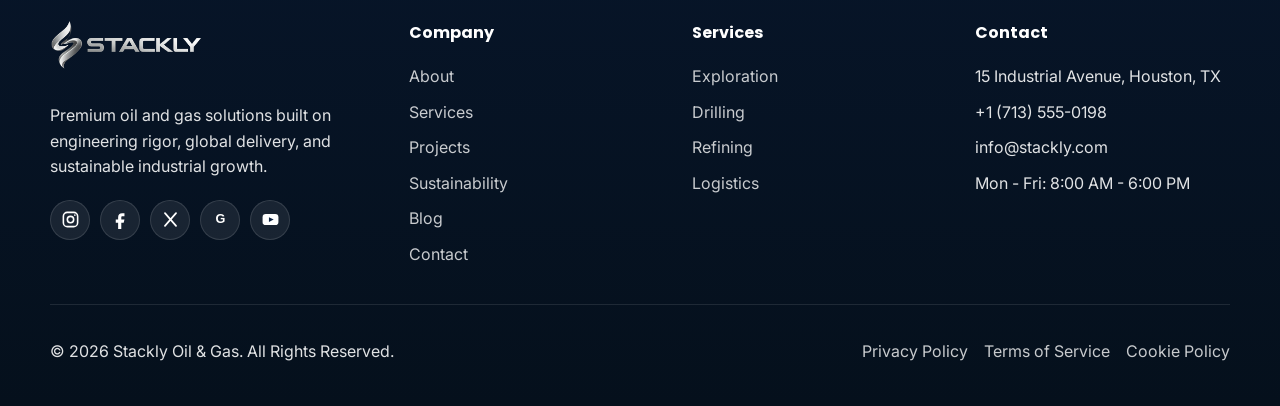
<file: services.html>
<!doctype html>
<html lang="en">
<head>
  <meta charset="utf-8">
  <meta name="viewport" content="width=device-width, initial-scale=1">
  <title>Stackly Services</title>
  <meta name="description" content="Explore Stackly oil exploration, drilling, pipeline, refinery, LNG, consulting, and renewable integration services.">
  <link rel="stylesheet" href="css/style.css">
  <link rel="stylesheet" href="css/responsive.css">
</head>
<body class="page-loading" data-page="services">
  <div class="site-loader" data-loader><div class="loader-card"><div class="brand"><img class="brand__logo" src="Assets/logo stackly.webp" alt="Stackly"></div><div class="loader-ring"></div><p>Loading Stackly experience...</p></div></div>
  <div class="site-overlay" data-overlay></div>
  <header class="site-header site-header--solid" data-header>
    <div class="container site-header__inner">
      <a class="brand" href="index.html"><img class="brand__logo" src="Assets/logo stackly.webp" alt="Stackly"></a>
      <nav class="site-nav" data-nav aria-label="Primary navigation"><div class="site-nav__links"><a data-nav-link href="index.html">Home</a><a data-nav-link href="about.html">About</a><a data-nav-link href="services.html">Services</a><a data-nav-link href="projects.html">Projects</a><a data-nav-link href="sustainability.html">Sustainability</a><a data-nav-link href="blog.html">Blog</a><a data-nav-link href="contact.html">Contact</a></div><div class="nav-actions"><a class="btn btn--ghost" data-nav-link href="login.html">Login</a><a class="btn btn--primary" data-nav-link href="signup.html">Sign Up</a></div></nav>
      <button class="nav-toggle" data-nav-toggle aria-controls="site-nav" aria-expanded="false" aria-label="Open navigation">☰</button>
    </div>
  </header>

  <section class="page-intro page-intro--services">
    <div class="container page-intro__inner">
      <div class="section-eyebrow">Services</div>
      <h1 class="page-intro__title">Integrated energy services for complex industrial programs.</h1>
      <div class="breadcrumbs"><a href="index.html">Home</a><span>/</span><span>Services</span></div>
    </div>
  </section>

  <main>
    <section class="section">
      <div class="container">
        <div class="grid grid--2">
          <article class="service-card" data-reveal><div class="service-media"><img src="Assets/Oil_exploration.webp" alt="Oil exploration field operations" width="1248" height="832" loading="lazy" decoding="async"></div><h2 class="card-title">Oil Exploration</h2><p class="card-copy">Geoscience support, basin screening, seismic interpretation, and field evaluation for disciplined exploration decisions.</p><ul class="feature-list text-dark"><li>Prospect ranking</li><li>Resource evaluation</li><li>Risk modeling</li></ul><a class="btn btn--dark" href="404.html">Request Proposal</a></article>
          <article class="service-card" data-reveal><div class="service-media"><img src="Assets/Driling_operations.webp" alt="Drilling operations at an oil and gas site" width="1290" height="860" loading="lazy" decoding="async"></div><h2 class="card-title">Drilling Operations</h2><p class="card-copy">Directional drilling, well planning, HSE coordination, and real-time support that improves drilling performance.</p><ul class="feature-list text-dark"><li>Well integrity</li><li>Rig coordination</li><li>Completion planning</li></ul><a class="btn btn--dark" href="404.html">Request Proposal</a></article>
          <article class="service-card" data-reveal><div class="service-media"><img src="Assets/Pipeline_construction.webp" alt="Pipeline construction and installation" width="1290" height="860" loading="lazy" decoding="async"></div><h2 class="card-title">Pipeline Construction</h2><p class="card-copy">Engineering, procurement, civil works, and inspection workflows that support reliable transport infrastructure.</p><ul class="feature-list text-dark"><li>Route planning</li><li>Integrity testing</li><li>Commissioning</li></ul><a class="btn btn--dark" href="404.html">Request Proposal</a></article>
          <article class="service-card" data-reveal><div class="service-media"><img src="Assets/Refinary_services.webp" alt="Industrial refinery service operations" width="1400" height="593" loading="lazy" decoding="async"></div><h2 class="card-title">Refinery Services</h2><p class="card-copy">Process optimization, turnaround support, safety reviews, and operating performance improvements for downstream assets.</p><ul class="feature-list text-dark"><li>Turnaround planning</li><li>Maintenance support</li><li>Process controls</li></ul><a class="btn btn--dark" href="404.html">Request Proposal</a></article>
          <article class="service-card" data-reveal><div class="service-media"><img src="Assets/LNG_solutions.webp" alt="LNG processing and storage infrastructure" width="1400" height="786" loading="lazy" decoding="async"></div><h2 class="card-title">LNG Solutions</h2><p class="card-copy">Liquefaction, storage, and LNG logistics services designed for efficient cryogenic operations and reliability.</p><ul class="feature-list text-dark"><li>Storage systems</li><li>Cryogenic handling</li><li>Export logistics</li></ul><a class="btn btn--dark" href="404.html">Request Proposal</a></article>
          <article class="service-card" data-reveal><div class="service-media"><img src="Assets/Energy_consulting.webp" alt="Energy consultants reviewing an industrial project" width="900" height="497" loading="lazy" decoding="async"></div><h2 class="card-title">Energy Consulting</h2><p class="card-copy">Strategy, operating-model, and asset-performance consulting for industrial organizations navigating complex growth.</p><ul class="feature-list text-dark"><li>Portfolio planning</li><li>Digital strategy</li><li>Cost optimization</li></ul><a class="btn btn--dark" href="404.html">Request Proposal</a></article>
        </div>
      </div>
    </section>

    <section class="section section--dark">
      <div class="container">
        <div class="section-eyebrow">Service Promise</div>
        <h2 class="section-title">End-to-end delivery with a safety-first mindset</h2>
        <p class="section-lead">Stackly aligns engineering, procurement, construction, operations, and reporting so clients get one accountable team across the project lifecycle.</p>
      </div>
    </section>
  </main>

  <footer class="footer">
    <div class="container footer__top"><div class="footer__grid"><div><a class="footer__brand brand" href="index.html"><img class="brand__logo" src="Assets/logo stackly.webp" alt="Stackly"></a><p>Premium oil and gas solutions built on engineering rigor, global delivery, and sustainable industrial growth.</p><div class="social-row" aria-label="Social links"><a href="404.html" aria-label="Instagram"><svg viewBox="0 0 24 24" aria-hidden="true" fill="none" stroke="currentColor" stroke-width="2"><rect x="3" y="3" width="18" height="18" rx="5"/><circle cx="12" cy="12" r="4"/><circle cx="17.5" cy="6.5" r="1" fill="currentColor" stroke="none"/></svg></a><a href="404.html" aria-label="Facebook"><svg viewBox="0 0 24 24" aria-hidden="true"><path fill="currentColor" d="M14 8h3V4h-3c-3.1 0-5 1.9-5 5v3H6v4h3v8h4v-8h3l1-4h-4V9c0-.7.3-1 1-1z"/></svg></a><a href="404.html" aria-label="Twitter"><svg viewBox="0 0 24 24" aria-hidden="true" fill="none" stroke="currentColor" stroke-width="2.2" stroke-linecap="round"><path d="M5 4l14 16M19 4L5 20"/></svg></a><a href="404.html" aria-label="Google"><svg viewBox="0 0 24 24" aria-hidden="true"><text x="12" y="17" text-anchor="middle" font-size="16" font-family="Arial,sans-serif" font-weight="700" fill="currentColor">G</text></svg></a><a href="404.html" aria-label="YouTube"><svg viewBox="0 0 24 24" aria-hidden="true"><rect x="2" y="5" width="20" height="14" rx="4" fill="currentColor"/><path d="M10 9l6 3-6 3z" fill="#0d2342"/></svg></a></div></div><div><h4>Company</h4><ul><li><a href="about.html">About</a></li><li><a href="services.html">Services</a></li><li><a href="projects.html">Projects</a></li><li><a href="sustainability.html">Sustainability</a></li><li><a href="blog.html">Blog</a></li><li><a href="contact.html">Contact</a></li></ul></div><div><h4>Services</h4><ul><li><a href="404.html">Exploration</a></li><li><a href="404.html">Drilling</a></li><li><a href="404.html">Refining</a></li><li><a href="404.html">Logistics</a></li></ul></div><div><h4>Contact</h4><ul><li>15 Industrial Avenue, Houston, TX</li><li>+1 (713) 555-0198</li><li>info@stackly.com</li><li>Mon - Fri: 8:00 AM - 6:00 PM</li></ul></div></div></div>
    <div class="container footer__bottom"><div class="footer__bottom-inner"><p>© <span data-current-year></span> Stackly Oil & Gas. All Rights Reserved.</p><div class="footer__legal"><a href="#">Privacy Policy</a><a href="#">Terms of Service</a><a href="#">Cookie Policy</a></div></div></div>
  </footer>

  <button class="scroll-top" data-scroll-top aria-label="Scroll to top">↑</button>
  <script src="js/validation.js"></script><script src="vendor/aos/aos.js"></script><script src="js/app.js"></script>
</body>
</html>
</file>
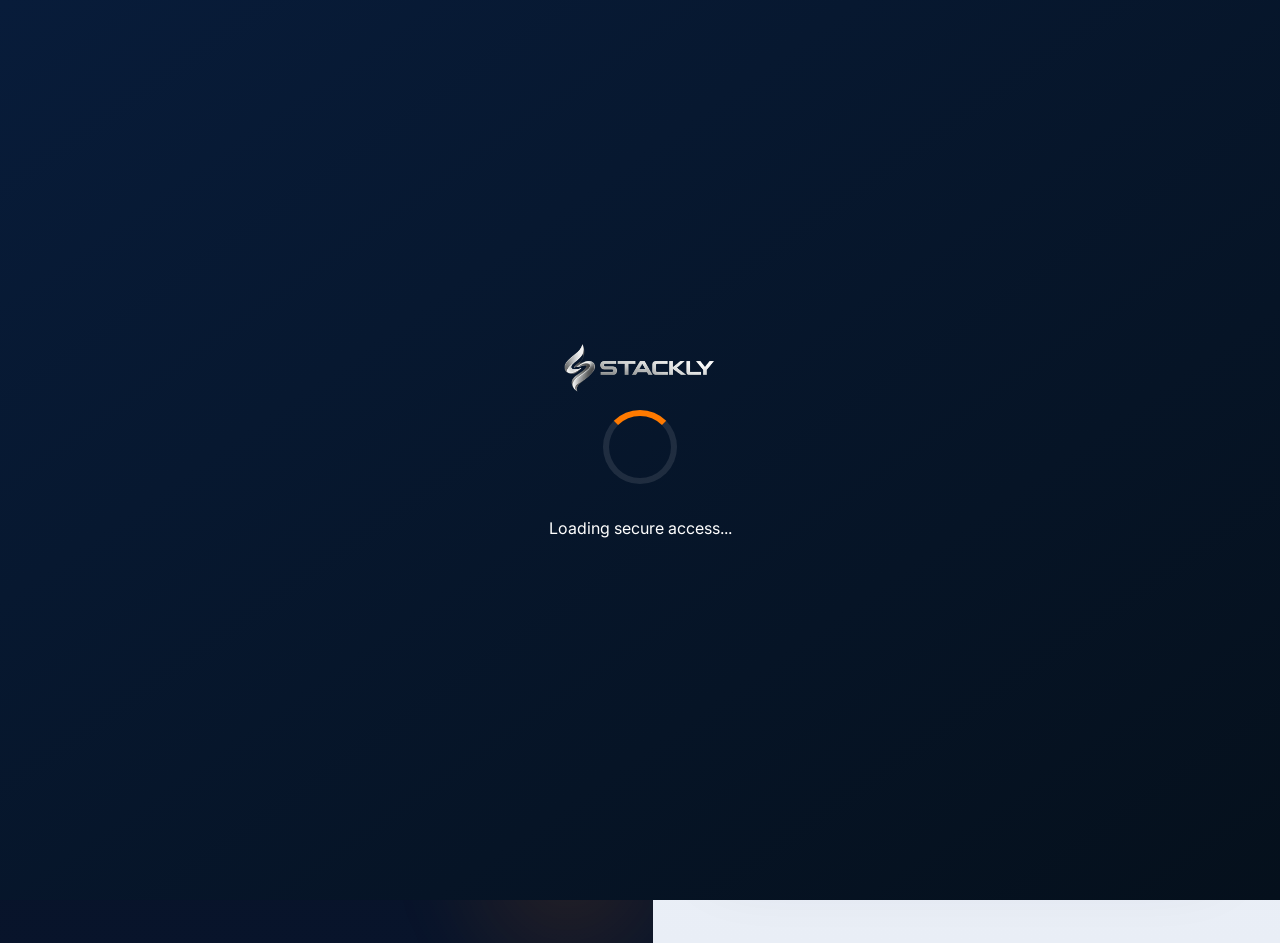
<file: signup.html>
<!doctype html>
<html lang="en">
<head>
  <meta charset="utf-8">
  <meta name="viewport" content="width=device-width, initial-scale=1">
  <title>Stackly Sign Up</title>
  <meta name="description" content="Create your Stackly account.">
  <link rel="stylesheet" href="css/auth.css">
</head>
<body class="auth-page page-loading" data-page="signup">
  <div class="site-loader" data-loader>
    <div class="loader-card">
      <div class="brand"><img class="brand__logo" src="Assets/logo stackly.webp" alt="Stackly"></div>
      <div class="loader-ring" aria-hidden="true"></div>
      <p>Loading secure access...</p>
    </div>
  </div>

  <div class="site-overlay" data-overlay></div>

  <div class="auth-shell">
    <aside class="auth-overview">
      <a class="auth-overview__brand brand" href="index.html">
        <img class="brand__logo" src="Assets/logo stackly.webp" alt="Stackly">
      </a>
      <div class="auth-overview__content">
        <div class="section-eyebrow">Create Account</div>
        <h1 class="auth-overview__title">Join Stackly today</h1>
        <p class="auth-overview__lead">Set up your company profile to access the dashboard and project tools.</p>
      </div>
      <div class="auth-overview__feature">
        <img src="Assets/Global_operations.webp" alt="Global energy operations">
        <div>
          <strong>Build your workspace</strong>
          <p>Create a profile for project visibility, role access, and operations updates.</p>
        </div>
      </div>
    </aside>

    <div class="auth-panel">
      <main class="auth-main">
        <section class="auth-card" data-reveal>
          <div class="auth-card__header">
            <button class="auth-back" type="button" data-auth-back aria-label="Go back to previous page">
              <svg viewBox="0 0 24 24" aria-hidden="true">
                <path d="M15.5 5 8.5 12l7 7-1.4 1.4L5.6 12l8.5-8.4L15.5 5Z"/>
              </svg>
              <span>Back</span>
            </button>
            <a class="auth-card__brand" href="index.html">
              <img class="brand__logo" src="Assets/logo stackly.webp" alt="Stackly">
            </a>
            <h1 class="auth-card__title">Stackly Registration</h1>
            <p class="auth-card__lead">Create Your Government Account</p>
          </div>

          <form class="auth-form" data-signup-form>
            <div class="auth-form__split">
              <div class="field">
                <label for="signup-first-name">First Name</label>
                <div class="input-wrap">
                  <input id="signup-first-name" name="firstName" type="text" placeholder="Enter your first name" autocomplete="given-name">
                </div>
                <div class="field-error"></div>
              </div>
              <div class="field">
                <label for="signup-last-name">Last Name</label>
                <div class="input-wrap">
                  <input id="signup-last-name" name="lastName" type="text" placeholder="Enter your last name" autocomplete="family-name">
                </div>
                <div class="field-error"></div>
              </div>
            </div>
            <div class="field">
              <label for="signup-email">Email Address</label>
              <div class="input-wrap">
                <input id="signup-email" name="email" type="email" placeholder="example@email.com" autocomplete="email">
              </div>
              <div class="field-error"></div>
            </div>
            <div class="field">
              <label for="signup-phone">Mobile Number</label>
              <div class="input-wrap">
                <input id="signup-phone" name="phone" type="tel" placeholder="10-digit mobile number" autocomplete="tel">
              </div>
              <div class="field-error"></div>
            </div>
            <div class="field">
              <label for="signup-role">Role</label>
              <div class="input-wrap role-field">
                <select id="signup-role" name="role" data-role-select>
                  <option value="">Select your role</option>
                  <option value="admin">Admin</option>
                  <option value="manager">Manager</option>
                  <option value="operator">Operator</option>
                </select>
                <button class="role-field__trigger" type="button" data-role-trigger aria-expanded="false" aria-haspopup="listbox">
                  <span data-role-label>Select your role</span>
                  <svg viewBox="0 0 24 24" aria-hidden="true">
                    <path d="M7 10.5 12 15l5-4.5 1.4 1.4L12 17.8 5.6 11.9 7 10.5Z"/>
                  </svg>
                </button>
                <div class="role-field__menu" data-role-menu hidden>
                  <button type="button" class="role-field__option" data-role-option value="">Select your role</button>
                  <button type="button" class="role-field__option" data-role-option value="admin">Admin</button>
                  <button type="button" class="role-field__option" data-role-option value="manager">Manager</button>
                  <button type="button" class="role-field__option" data-role-option value="operator">Operator</button>
                </div>
              </div>
              <div class="field-error"></div>
            </div>
            <div class="field">
              <label for="signup-password">Password</label>
              <div class="input-wrap">
                <input id="signup-password" name="password" type="password" placeholder="Create a password" autocomplete="new-password">
                <button class="password-toggle" type="button" data-password-toggle aria-controls="signup-password" aria-label="Show password">
                  <svg class="password-toggle__icon password-toggle__icon--open" viewBox="0 0 24 24" aria-hidden="true">
                    <path d="M12 5.5c5 0 8.5 4.1 9.6 5.6.4.5.4 1.2 0 1.8-1.1 1.5-4.6 5.6-9.6 5.6s-8.5-4.1-9.6-5.6a1.5 1.5 0 0 1 0-1.8C3.5 9.6 7 5.5 12 5.5Zm0 10.2a3.7 3.7 0 1 0 0-7.4 3.7 3.7 0 0 0 0 7.4Zm0-2a1.7 1.7 0 1 1 0-3.4 1.7 1.7 0 0 1 0 3.4Z"/>
                  </svg>
                  <svg class="password-toggle__icon password-toggle__icon--closed" viewBox="0 0 24 24" aria-hidden="true">
                    <path d="M3.7 2.3 21.7 20.3 20.3 21.7 17.1 18.5A10.1 10.1 0 0 1 12 20c-5 0-8.5-4.1-9.6-5.6a1.5 1.5 0 0 1 0-1.8 17 17 0 0 1 3.4-3.5L2.3 3.7 3.7 2.3Zm5.1 8.5a3.7 3.7 0 0 0 4.4 4.4L8.8 10.8Zm3.2-6.3c5 0 8.5 4.1 9.6 5.6.4.5.4 1.2 0 1.8a16.7 16.7 0 0 1-2.5 2.8L16.7 12.3A4.7 4.7 0 0 0 11.7 7.3L9.8 5.4c.7-.2 1.4-.3 2.2-.3Z"/>
                  </svg>
                </button>
              </div>
              <div class="strength" data-strength data-level="0">
                <div class="strength__bars"><span></span><span></span><span></span><span></span></div>
                <div class="strength__label">Password strength: <span data-strength-label>Very weak</span></div>
              </div>
              <div class="field-error"></div>
            </div>
            <div class="field">
              <label for="signup-confirm">Confirm Password</label>
              <div class="input-wrap">
                <input id="signup-confirm" name="confirmPassword" type="password" placeholder="Confirm password" autocomplete="new-password">
                <button class="password-toggle" type="button" data-password-toggle aria-controls="signup-confirm" aria-label="Show password">
                  <svg class="password-toggle__icon password-toggle__icon--open" viewBox="0 0 24 24" aria-hidden="true">
                    <path d="M12 5.5c5 0 8.5 4.1 9.6 5.6.4.5.4 1.2 0 1.8-1.1 1.5-4.6 5.6-9.6 5.6s-8.5-4.1-9.6-5.6a1.5 1.5 0 0 1 0-1.8C3.5 9.6 7 5.5 12 5.5Zm0 10.2a3.7 3.7 0 1 0 0-7.4 3.7 3.7 0 0 0 0 7.4Zm0-2a1.7 1.7 0 1 1 0-3.4 1.7 1.7 0 0 1 0 3.4Z"/>
                  </svg>
                  <svg class="password-toggle__icon password-toggle__icon--closed" viewBox="0 0 24 24" aria-hidden="true">
                    <path d="M3.7 2.3 21.7 20.3 20.3 21.7 17.1 18.5A10.1 10.1 0 0 1 12 20c-5 0-8.5-4.1-9.6-5.6a1.5 1.5 0 0 1 0-1.8 17 17 0 0 1 3.4-3.5L2.3 3.7 3.7 2.3Zm5.1 8.5a3.7 3.7 0 0 0 4.4 4.4L8.8 10.8Zm3.2-6.3c5 0 8.5 4.1 9.6 5.6.4.5.4 1.2 0 1.8a16.7 16.7 0 0 1-2.5 2.8L16.7 12.3A4.7 4.7 0 0 0 11.7 7.3L9.8 5.4c.7-.2 1.4-.3 2.2-.3Z"/>
                  </svg>
                </button>
              </div>
              <div class="field-error"></div>
            </div>
            <label class="form-check"><input type="checkbox" name="terms">I accept the Terms & Conditions and Privacy Policy</label>
            <button class="btn btn--primary btn--full" type="submit">Create Account</button>
          </form>

          <div class="auth-note">Already have an account? <a href="login.html"><strong>Sign In</strong></a></div>
        </section>
      </main>

      <footer class="auth-footer">
        <div class="container">
          <p>&copy; <span data-current-year></span> Stackly Oil & Gas</p>
        </div>
      </footer>
    </div>
  </div>

  <script src="js/validation.js"></script>
  <script src="vendor/aos/aos.js"></script><script src="js/app.js"></script>
  <script src="js/auth.js"></script>
</body>
</html>
</file>
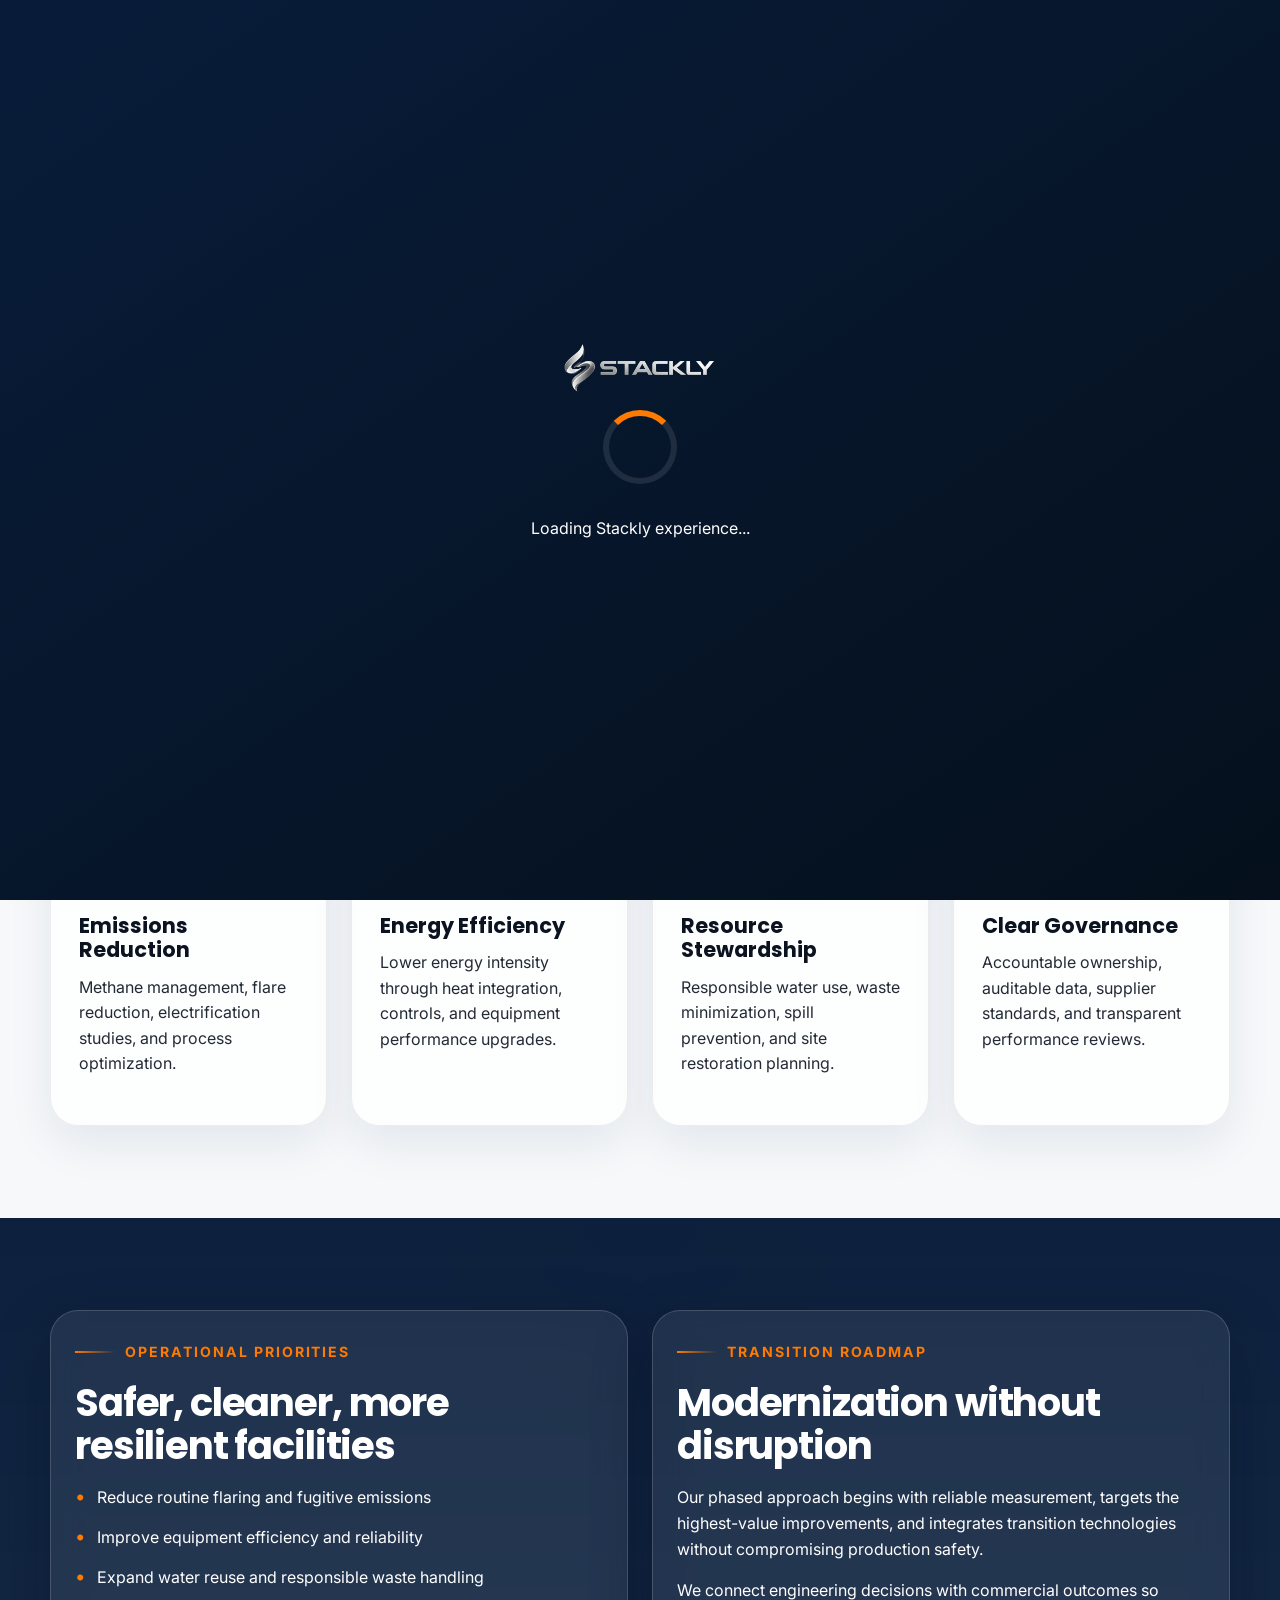
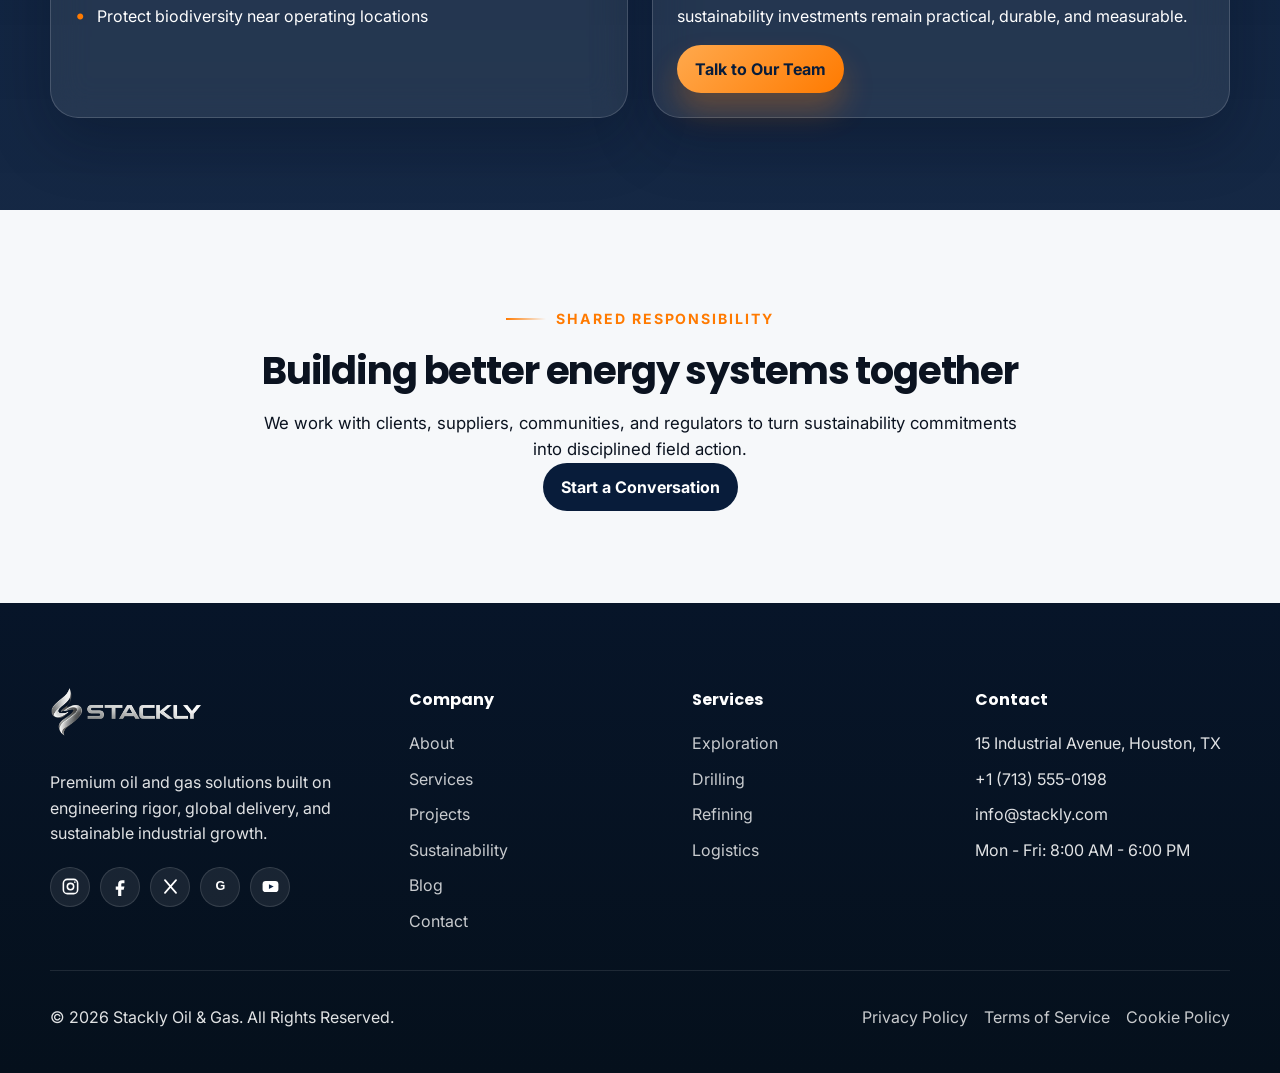
<file: sustainability.html>
<!doctype html>
<html lang="en">
<head>
  <meta charset="utf-8">
  <meta name="viewport" content="width=device-width, initial-scale=1">
  <title>Stackly Sustainability | Responsible Energy</title>
  <meta name="description" content="Discover Stackly's approach to emissions reduction, efficiency, environmental stewardship, and responsible governance.">
  <link rel="stylesheet" href="css/style.css">
  <link rel="stylesheet" href="css/responsive.css">
</head>
<body class="page-loading" data-page="sustainability">
  <div class="site-loader" data-loader><div class="loader-card"><div class="brand"><img class="brand__logo" src="Assets/logo stackly.webp" alt="Stackly"></div><div class="loader-ring"></div><p>Loading Stackly experience...</p></div></div>
  <div class="site-overlay" data-overlay></div>
  <header class="site-header site-header--solid" data-header>
    <div class="container site-header__inner">
      <a class="brand" href="index.html" aria-label="Stackly home"><img class="brand__logo" src="Assets/logo stackly.webp" alt="Stackly"></a>
      <nav class="site-nav" data-nav aria-label="Primary navigation"><div class="site-nav__links"><a data-nav-link href="index.html">Home</a><a data-nav-link href="about.html">About</a><a data-nav-link href="services.html">Services</a><a data-nav-link href="projects.html">Projects</a><a data-nav-link href="sustainability.html">Sustainability</a><a data-nav-link href="blog.html">Blog</a><a data-nav-link href="contact.html">Contact</a></div><div class="nav-actions"><a class="btn btn--ghost" data-nav-link href="login.html">Login</a><a class="btn btn--primary" data-nav-link href="signup.html">Sign Up</a></div></nav>
      <button class="nav-toggle" data-nav-toggle aria-controls="site-nav" aria-expanded="false" aria-label="Open navigation">&#9776;</button>
    </div>
  </header>

  <section class="page-intro page-intro--sustainability">
    <div class="container page-intro__inner">
      <div class="section-eyebrow">Responsible Energy</div>
      <h1 class="page-intro__title">Progress that protects operations and the planet.</h1>
      <div class="breadcrumbs"><a href="index.html">Home</a><span>/</span><span>Sustainability</span></div>
    </div>
  </section>

  <main>
    <section class="section">
      <div class="container">
        <div class="section-eyebrow">Our Commitment</div>
        <h2 class="section-title text-dark">Practical action across every operating asset</h2>
        <p class="section-lead text-dark">We improve current energy systems while preparing infrastructure for a lower-carbon future. Every program is grounded in measurable performance, transparent reporting, and operational reality.</p>
        <div class="grid grid--4">
          <article class="feature-card" data-reveal><div class="card-icon">CO2</div><h3 class="card-title">Emissions Reduction</h3><p class="card-copy">Methane management, flare reduction, electrification studies, and process optimization.</p></article>
          <article class="feature-card" data-reveal><div class="card-icon">EN</div><h3 class="card-title">Energy Efficiency</h3><p class="card-copy">Lower energy intensity through heat integration, controls, and equipment performance upgrades.</p></article>
          <article class="feature-card" data-reveal><div class="card-icon">H2O</div><h3 class="card-title">Resource Stewardship</h3><p class="card-copy">Responsible water use, waste minimization, spill prevention, and site restoration planning.</p></article>
          <article class="feature-card" data-reveal><div class="card-icon">ESG</div><h3 class="card-title">Clear Governance</h3><p class="card-copy">Accountable ownership, auditable data, supplier standards, and transparent performance reviews.</p></article>
        </div>
      </div>
    </section>

    <section class="section section--dark">
      <div class="container">
        <div class="grid grid--2">
          <article class="glass-card" data-reveal><div class="section-eyebrow">Operational Priorities</div><h2 class="section-title">Safer, cleaner, more resilient facilities</h2><ul class="feature-list"><li>Reduce routine flaring and fugitive emissions</li><li>Improve equipment efficiency and reliability</li><li>Expand water reuse and responsible waste handling</li><li>Protect biodiversity near operating locations</li></ul></article>
          <article class="glass-card" data-reveal><div class="section-eyebrow">Transition Roadmap</div><h2 class="section-title">Modernization without disruption</h2><p>Our phased approach begins with reliable measurement, targets the highest-value improvements, and integrates transition technologies without compromising production safety.</p><p>We connect engineering decisions with commercial outcomes so sustainability investments remain practical, durable, and measurable.</p><a class="btn btn--primary" href="404.html">Talk to Our Team</a></article>
        </div>
      </div>
    </section>

    <section class="section">
      <div class="container text-center"><div class="section-eyebrow">Shared Responsibility</div><h2 class="section-title text-dark">Building better energy systems together</h2><p class="section-lead text-dark" style="margin-inline:auto;">We work with clients, suppliers, communities, and regulators to turn sustainability commitments into disciplined field action.</p><a class="btn btn--dark" href="contact.html">Start a Conversation</a></div>
    </section>
  </main>

  <footer class="footer">
    <div class="container footer__top"><div class="footer__grid"><div><a class="footer__brand brand" href="index.html"><img class="brand__logo" src="Assets/logo stackly.webp" alt="Stackly"></a><p>Premium oil and gas solutions built on engineering rigor, global delivery, and sustainable industrial growth.</p><div class="social-row" aria-label="Social links"><a href="404.html" aria-label="Instagram"><svg viewBox="0 0 24 24" aria-hidden="true" fill="none" stroke="currentColor" stroke-width="2"><rect x="3" y="3" width="18" height="18" rx="5"/><circle cx="12" cy="12" r="4"/><circle cx="17.5" cy="6.5" r="1" fill="currentColor" stroke="none"/></svg></a><a href="404.html" aria-label="Facebook"><svg viewBox="0 0 24 24" aria-hidden="true"><path fill="currentColor" d="M14 8h3V4h-3c-3.1 0-5 1.9-5 5v3H6v4h3v8h4v-8h3l1-4h-4V9c0-.7.3-1 1-1z"/></svg></a><a href="404.html" aria-label="Twitter"><svg viewBox="0 0 24 24" aria-hidden="true" fill="none" stroke="currentColor" stroke-width="2.2" stroke-linecap="round"><path d="M5 4l14 16M19 4L5 20"/></svg></a><a href="404.html" aria-label="Google"><svg viewBox="0 0 24 24" aria-hidden="true"><text x="12" y="17" text-anchor="middle" font-size="16" font-family="Arial,sans-serif" font-weight="700" fill="currentColor">G</text></svg></a><a href="404.html" aria-label="YouTube"><svg viewBox="0 0 24 24" aria-hidden="true"><rect x="2" y="5" width="20" height="14" rx="4" fill="currentColor"/><path d="M10 9l6 3-6 3z" fill="#0d2342"/></svg></a></div></div><div><h4>Company</h4><ul><li><a href="about.html">About</a></li><li><a href="services.html">Services</a></li><li><a href="projects.html">Projects</a></li><li><a href="sustainability.html">Sustainability</a></li><li><a href="blog.html">Blog</a></li><li><a href="contact.html">Contact</a></li></ul></div><div><h4>Services</h4><ul><li><a href="404.html">Exploration</a></li><li><a href="404.html">Drilling</a></li><li><a href="404.html">Refining</a></li><li><a href="404.html">Logistics</a></li></ul></div><div><h4>Contact</h4><ul><li>15 Industrial Avenue, Houston, TX</li><li>+1 (713) 555-0198</li><li>info@stackly.com</li><li>Mon - Fri: 8:00 AM - 6:00 PM</li></ul></div></div></div>
    <div class="container footer__bottom"><div class="footer__bottom-inner"><p>&copy; <span data-current-year></span> Stackly Oil & Gas. All Rights Reserved.</p><div class="footer__legal"><a href="#">Privacy Policy</a><a href="#">Terms of Service</a><a href="#">Cookie Policy</a></div></div></div>
  </footer>
  <button class="scroll-top" data-scroll-top aria-label="Scroll to top">&uarr;</button>
  <script src="js/validation.js"></script><script src="vendor/aos/aos.js"></script><script src="js/app.js"></script>
</body>
</html>
</file>
<file: css/responsive.css>
@media (max-width: 1120px) {
  .container {
    width: min(calc(100% - 28px), var(--container));
  }

  .site-header__inner,
  .hero__grid,
  .newsletter__inner,
  .footer__grid,
  .grid,
  .contact-card .auth-form {
    min-width: 0;
  }

  .hero__grid,
  .newsletter__inner,
  .footer__grid {
    grid-template-columns: 1fr;
  }

  .hero-stats-band__grid {
    grid-template-columns: repeat(2, minmax(0, 1fr));
  }

  .grid--4 {
    grid-template-columns: repeat(2, minmax(0, 1fr));
  }

  .testimonial-track {
    grid-template-columns: repeat(2, minmax(0, 1fr));
  }
}

@media (max-width: 920px) {
  .site-header__inner {
    display: flex;
    justify-content: space-between;
    gap: 12px;
  }

  .site-nav {
    position: fixed;
    inset: 76px 0 auto 0;
    display: grid;
    gap: 0;
    background: rgba(8, 28, 58, 0.98);
    border-top: 1px solid rgba(255, 255, 255, 0.08);
    transform: translateY(-120%);
    opacity: 0;
    pointer-events: none;
    transition: transform 260ms ease, opacity 260ms ease;
    padding: 20px 16px 24px;
    backdrop-filter: blur(16px);
    max-height: calc(100svh - 76px);
    overflow: auto;
  }

  .site-nav.is-open {
    transform: translateY(0);
    opacity: 1;
    pointer-events: auto;
  }

  .site-nav__links {
    display: grid;
    gap: 0;
  }

  .site-nav__links a {
    padding: 14px 0;
    border-bottom: 1px solid rgba(255, 255, 255, 0.08);
  }

  .nav-actions {
    display: grid;
    grid-template-columns: 1fr;
    gap: 10px;
    width: 100%;
    max-width: 240px;
    margin-inline: auto;
    justify-self: center;
    justify-content: center;
    justify-items: center;
    padding-top: 16px;
  }

  .nav-actions .btn {
    width: 100%;
  }

  .nav-toggle {
    display: inline-flex;
  }

  .grid--3,
  .grid--4,
  .grid--2,
  .testimonial-track {
    grid-template-columns: 1fr;
  }

  .contact-card .auth-form {
    grid-template-columns: 1fr;
  }

  .hero__content {
    padding: 116px 0 70px;
  }

  .hero__title {
    max-width: 14ch;
  }

  .hero__stats {
    grid-template-columns: repeat(2, minmax(0, 1fr));
  }

  .timeline-card {
    grid-template-columns: 1fr;
  }
}

@media (max-width: 680px) {
  .container {
    width: min(calc(100% - 24px), var(--container));
  }

  .section {
    padding: 64px 0;
  }

  .site-header__inner {
    min-height: 76px;
  }

  .brand__logo {
    width: 124px;
  }

  .hero {
    min-height: auto;
  }

  .hero__content {
    padding: 96px 0 54px;
  }

  .hero__eyebrow,
  .section-eyebrow {
    letter-spacing: 0.1em;
    font-size: 0.78rem;
  }

  .hero__eyebrow::before,
  .section-eyebrow::before {
    width: 28px;
  }

  .hero__title,
  .page-intro__title,
  .section-title {
    letter-spacing: -0.035em;
    overflow-wrap: anywhere;
  }

  .hero__grid,
  .newsletter__inner {
    gap: 22px;
  }

  .hero__actions,
  .cta__actions,
  .newsletter__form {
    flex-direction: column;
    align-items: stretch;
  }

  .btn {
    width: 100%;
    min-height: 46px;
    padding-inline: 16px;
  }

  .nav-actions .btn {
    width: 100%;
  }

  .hero__stats {
    grid-template-columns: 1fr;
  }

  .hero-stats-band {
    margin-top: 64px;
  }

  .hero-stats-band__grid {
    grid-template-columns: 1fr;
  }

  .footer__bottom-inner,
  .footer__legal {
    justify-content: center;
    text-align: center;
  }

  .page-intro {
    padding: 110px 0 54px;
  }

  .feature-card,
  .service-card,
  .project-card,
  .news-card,
  .value-card,
  .team-card,
  .timeline-card,
  .testimonial-card,
  .glass-card,
  .stat-card {
    padding: 20px;
    border-radius: 20px;
  }

  .project-media,
  .news-media,
  .blog-media,
  .service-media,
  .feature-media {
    border-radius: 16px;
    margin-bottom: 14px;
  }

  .newsletter {
    border-radius: 24px;
  }

  .newsletter__inner {
    padding: 24px 18px;
  }

  .newsletter__form input {
    flex-basis: auto;
    width: 100%;
  }

  .contact-card {
    padding: 24px 18px;
    border-radius: 20px;
  }

  .contact-card .auth-form {
    gap: 12px;
  }

  .contact-card .auth-card__title {
    max-width: none;
  }

  .scroll-top {
    right: 14px;
    bottom: 14px;
  }
}

@media (max-width: 480px) {
  .container {
    width: min(calc(100% - 20px), var(--container));
  }

  .site-header__inner {
    min-height: 70px;
  }

  .site-nav {
    top: 70px;
    max-height: calc(100svh - 70px);
    padding: 16px 12px 20px;
  }

  .brand__logo {
    width: 112px;
  }

  .nav-toggle {
    width: 42px;
    height: 42px;
    border-radius: 12px;
  }

  .nav-actions {
    grid-template-columns: 1fr;
  }

  .nav-actions .btn {
    width: min(100%, 210px);
  }

  .hero__content {
    padding: 88px 0 46px;
  }

  .hero__subtitle,
  .section-lead {
    font-size: 0.98rem;
  }

  .section {
    padding: 54px 0;
  }

  .page-intro {
    padding: 96px 0 46px;
  }

  .footer__top {
    padding: 56px 0 28px;
  }

  .footer__bottom-inner,
  .footer__legal,
  .social-row {
    justify-content: center;
    text-align: center;
  }

  .timeline-card {
    gap: 16px;
  }

  .contact-card {
    padding: 20px 14px;
  }

  .contact-card .input-wrap input,
  .contact-card .input-wrap textarea {
    min-height: 48px;
    border-radius: 12px;
  }
}

@media (max-width: 360px) {
  .hero__title,
  .page-intro__title {
    font-size: clamp(2rem, 13vw, 2.55rem);
  }

  .feature-card,
  .service-card,
  .project-card,
  .news-card,
  .value-card,
  .team-card,
  .timeline-card,
  .testimonial-card,
  .glass-card,
  .stat-card {
    padding: 16px;
  }
}
</file>
<file: css/dashboard.css>
@import url('./style.css');

body.dashboard-page {
  color: var(--text);
  background:
    radial-gradient(circle at top, rgba(255, 122, 0, 0.1), transparent 26%),
    linear-gradient(180deg, #06101d, #081c3a 52%, #06101d);
}

body.dashboard-sidebar-open {
  overflow: hidden;
}

.dashboard-shell {
  min-height: 100svh;
  display: grid;
  grid-template-columns: 280px minmax(0, 1fr);
}

.dashboard-sidebar {
  position: sticky;
  top: 0;
  height: 100svh;
  padding: 24px 20px;
  background: rgba(4, 12, 24, 0.48);
  border-right: 1px solid rgba(255, 255, 255, 0.08);
  backdrop-filter: blur(18px);
}

.dashboard-brand {
  display: flex;
  align-items: center;
  margin-bottom: 28px;
}

.dashboard-brand .brand__logo {
  width: 156px;
}

.sidebar-close {
  display: none;
}

.sidebar-nav {
  display: grid;
  gap: 8px;
}

.sidebar-nav a,
.sidebar-nav button {
  width: 100%;
  display: flex;
  align-items: center;
  gap: 12px;
  min-height: 48px;
  padding: 0 16px;
  border-radius: 16px;
  color: rgba(255, 255, 255, 0.88);
  background: transparent;
  text-align: left;
}

.sidebar-nav a:hover,
.sidebar-nav a.is-active {
  background: rgba(255, 255, 255, 0.08);
}

.sidebar-nav button[data-logout] {
  margin-top: 10px;
  justify-content: center;
  background: linear-gradient(90deg, #15938b, #2f6df6);
  color: #ffffff;
  font-weight: 800;
  box-shadow: 0 14px 28px rgba(24, 103, 189, 0.2);
}

.sidebar-nav button[data-logout]:hover {
  background: linear-gradient(90deg, #107c75, #245bd1);
}

.dashboard-main {
  min-width: 0;
}

.dashboard-topbar {
  position: sticky;
  top: 0;
  z-index: 100;
  display: grid;
  grid-template-columns: minmax(0, 1fr) auto minmax(0, 1fr);
  align-items: center;
  gap: 16px;
  padding: 18px 28px;
  background: rgba(8, 28, 58, 0.88);
  border-bottom: 1px solid rgba(255, 255, 255, 0.08);
  backdrop-filter: blur(18px);
}

.dashboard-topbar__left,
.dashboard-topbar__right {
  display: flex;
  align-items: center;
  gap: 12px;
  min-width: 0;
}

.dashboard-topbar__left {
  grid-column: 1;
}

.dashboard-mobile-brand {
  display: none;
}

.dashboard-topbar__right {
  grid-column: 3;
  justify-content: flex-end;
  justify-self: end;
  width: max-content;
}

.dashboard-topbar__left .section-eyebrow {
  margin-bottom: 4px;
  font-size: 1.03rem;
  font-weight: 900;
  letter-spacing: 0.16em;
}

.dashboard-topbar__left .section-eyebrow [data-user-name] {
  display: inline-block;
  font-size: 1.16em;
  font-weight: 900;
  letter-spacing: 0.08em;
}

.profile-chip {
  display: inline-flex;
  align-items: center;
  gap: 10px;
}

.profile-chip__icon {
  width: 18px;
  height: 18px;
  flex: 0 0 auto;
  fill: currentColor;
  opacity: 0.92;
}

.role-badge {
  display: inline-flex;
  align-items: center;
  min-height: 24px;
  margin-top: 8px;
  padding: 3px 10px;
  border-radius: 999px;
  background: rgba(255, 122, 0, 0.14);
  color: var(--gold);
  font-size: 0.76rem;
  font-weight: 700;
  letter-spacing: 0.08em;
}

.dashboard-content {
  padding: 28px;
}

.dashboard-grid {
  display: grid;
  gap: 22px;
}

.dashboard-grid.is-hidden,
.panel.is-hidden {
  display: none;
}

.dashboard-page [data-dashboard-section]:not(.is-hidden),
.dashboard-page [data-dashboard-panel]:not(.is-hidden) {
  opacity: 1 !important;
  visibility: visible !important;
  transform: none !important;
}

.dashboard-grid--metrics {
  grid-template-columns: repeat(4, minmax(0, 1fr));
}

.panel--wide {
  grid-column: span 2;
}

.metric-card {
  padding: 24px;
  border-radius: 26px;
  background: rgba(255, 255, 255, 0.06);
  border: 1px solid rgba(255, 255, 255, 0.1);
  box-shadow: 0 18px 45px rgba(0, 0, 0, 0.22);
  transition: transform var(--ease), background var(--ease), border-color var(--ease), box-shadow var(--ease);
}

.metric-card__label {
  color: rgba(214, 220, 229, 0.8);
}

.metric-card__value {
  margin-top: 10px;
  font-family: 'Poppins', system-ui, sans-serif;
  font-size: clamp(2rem, 3vw, 2.8rem);
  line-height: 1;
}

.metric-card__delta {
  display: inline-flex;
  margin-top: 14px;
  padding: 8px 12px;
  border-radius: 999px;
  background: rgba(255, 122, 0, 0.12);
  color: var(--gold);
  font-size: 0.88rem;
}

.dashboard-grid--panels {
  grid-template-columns: minmax(0, 1.4fr) minmax(320px, 0.9fr);
}

.panel {
  padding: 24px;
  border-radius: 28px;
  background: rgba(255, 255, 255, 0.06);
  border: 1px solid rgba(255, 255, 255, 0.1);
  backdrop-filter: blur(18px);
  box-shadow: 0 18px 45px rgba(0, 0, 0, 0.2);
  transition: transform var(--ease), background var(--ease), border-color var(--ease), box-shadow var(--ease);
}

@media (hover: hover) {
  .metric-card:hover,
  .panel:hover {
    background: linear-gradient(145deg, rgba(255, 122, 0, 0.24), rgba(15, 45, 87, 0.94));
    border-color: rgba(255, 169, 77, 0.68);
    transform: translateY(-7px);
    box-shadow: 0 28px 62px rgba(0, 0, 0, 0.3);
  }
}

.panel__head {
  display: flex;
  align-items: center;
  justify-content: space-between;
  gap: 16px;
  margin-bottom: 18px;
}

.panel__title {
  margin: 0;
  font-family: 'Poppins', system-ui, sans-serif;
  font-size: 1.32rem;
}

.chart-wrap {
  min-height: 280px;
}

.chart-wrap canvas {
  width: 100%;
  height: 280px;
}

.activity-list {
  display: grid;
  gap: 14px;
}

.activity-item {
  display: flex;
  gap: 14px;
  align-items: flex-start;
  padding: 14px 0;
  border-bottom: 1px solid rgba(255, 255, 255, 0.08);
}

.activity-item:last-child {
  border-bottom: 0;
}

.activity-badge {
  width: 38px;
  height: 38px;
  display: grid;
  place-items: center;
  border-radius: 12px;
  background: rgba(255, 122, 0, 0.12);
  color: var(--orange);
}

.data-table {
  display: grid;
  gap: 10px;
}

.data-table div {
  display: grid;
  grid-template-columns: minmax(0, 1fr) auto;
  gap: 8px 16px;
  align-items: center;
  padding: 12px 0;
  border-bottom: 1px solid rgba(255, 255, 255, 0.08);
}

.data-table div:last-child {
  border-bottom: 0;
}

.data-table span,
.data-table em,
.mini-stats span {
  color: rgba(214, 220, 229, 0.76);
}

.data-table em {
  grid-column: 1 / -1;
  font-style: normal;
  font-size: 0.9rem;
}

.data-table--compact div {
  grid-template-columns: 1fr auto;
  padding: 9px 0;
}

.mini-stats {
  display: grid;
  grid-template-columns: repeat(3, minmax(0, 1fr));
  gap: 10px;
  margin-top: 16px;
}

.mini-stats div {
  padding: 12px;
  border-radius: 14px;
  background: rgba(255, 255, 255, 0.05);
}

.mini-stats strong {
  display: block;
  margin-top: 4px;
}

.profile-card {
  display: grid;
  gap: 14px;
}

.profile-card__row {
  display: flex;
  justify-content: space-between;
  gap: 12px;
  border-bottom: 1px solid rgba(255, 255, 255, 0.08);
  padding-bottom: 12px;
}

.profile-card__row:last-child {
  border-bottom: 0;
  padding-bottom: 0;
}

.settings-grid {
  display: grid;
  gap: 12px;
}

.settings-item {
  display: flex;
  align-items: center;
  justify-content: space-between;
  gap: 12px;
  padding: 14px 16px;
  border-radius: 16px;
  background: rgba(255, 255, 255, 0.05);
}

.switch {
  width: 52px;
  height: 30px;
  border-radius: 999px;
  background: rgba(255, 255, 255, 0.14);
  position: relative;
}

.switch::after {
  content: '';
  position: absolute;
  top: 3px;
  left: 4px;
  width: 24px;
  height: 24px;
  border-radius: 50%;
  background: linear-gradient(135deg, #ffa94d, #ff7a00);
}

.sidebar-toggle {
  display: none;
  position: relative;
  width: 48px;
  height: 48px;
  border-radius: 14px;
  color: var(--text);
  background: rgba(255, 255, 255, 0.08);
  border: 1px solid rgba(255, 255, 255, 0.12);
  font-size: 0;
}

.sidebar-toggle::before,
.sidebar-toggle::after {
  content: '';
  position: absolute;
  width: 21px;
  height: 2px;
  border-radius: 999px;
  background: currentColor;
  transition: transform var(--ease), box-shadow var(--ease);
}

.sidebar-toggle::before {
  transform: translateY(-7px);
  box-shadow: 0 7px 0 currentColor;
}

.sidebar-toggle::after {
  transform: translateY(7px);
}

body.dashboard-sidebar-open .sidebar-toggle::before {
  transform: rotate(45deg);
  box-shadow: 0 0 0 transparent;
}

body.dashboard-sidebar-open .sidebar-toggle::after {
  transform: rotate(-45deg);
}

.profile-chip {
  display: inline-flex;
  align-items: center;
  justify-content: flex-end;
  max-width: min(38vw, 360px);
  min-height: 48px;
  padding: 8px 18px;
  border-radius: 999px;
  background: rgba(255, 255, 255, 0.08);
  color: var(--text);
  font-weight: 700;
  overflow-wrap: anywhere;
  text-align: right;
}

.dropdown {
  position: relative;
}

.dropdown__menu {
  position: absolute;
  right: 0;
  top: calc(100% + 12px);
  width: 220px;
  padding: 10px;
  border-radius: 18px;
  background: rgba(8, 28, 58, 0.96);
  border: 1px solid rgba(255, 255, 255, 0.1);
  box-shadow: 0 18px 45px rgba(0, 0, 0, 0.26);
  opacity: 0;
  visibility: hidden;
  transform: translateY(-10px);
  transition: opacity var(--ease), transform var(--ease), visibility var(--ease);
}

.dropdown.is-open .dropdown__menu {
  opacity: 1;
  visibility: visible;
  transform: translateY(0);
}

.dropdown__menu a,
.dropdown__menu button {
  width: 100%;
  justify-content: flex-start;
  min-height: 42px;
  border-radius: 12px;
  background: transparent;
  color: rgba(255, 255, 255, 0.88);
}

.dashboard-footer {
  padding: 0 28px 24px;
  color: rgba(214, 220, 229, 0.82);
}

@media (max-width: 1120px) {
  .dashboard-grid--metrics,
  .dashboard-grid--panels {
    grid-template-columns: repeat(2, minmax(0, 1fr));
  }
}

@media (max-width: 920px) {
  .dashboard-shell {
    grid-template-columns: 1fr;
  }

  .dashboard-sidebar {
    position: fixed;
    inset: 0 auto 0 0;
    width: min(82vw, 320px);
    transform: translateX(-102%);
    opacity: 0;
    visibility: hidden;
    pointer-events: none;
    transition: transform 260ms ease, opacity 260ms ease, visibility 260ms ease;
    z-index: 1200;
    overflow-y: auto;
  }

  .sidebar-close {
    position: absolute;
    top: 18px;
    right: 18px;
    width: 42px;
    height: 42px;
    display: inline-grid;
    place-items: center;
    border-radius: 14px;
    background: rgba(255, 255, 255, 0.1);
    border: 1px solid rgba(255, 255, 255, 0.16);
    color: #ffffff;
    font-size: 1.15rem;
    font-weight: 900;
    line-height: 1;
  }

  .dashboard-sidebar.is-open {
    transform: translateX(0);
    opacity: 1;
    visibility: visible;
    pointer-events: auto;
  }

  .sidebar-toggle {
    display: inline-flex;
    align-items: center;
    justify-content: center;
    position: absolute;
    top: 12px;
    right: 16px;
    z-index: 2;
  }

  .dashboard-topbar {
    position: relative;
    padding: 14px 16px;
    grid-template-columns: minmax(0, 1fr) auto minmax(0, 1fr);
    gap: 12px;
  }

  .dashboard-mobile-brand {
    display: none;
  }

  .dashboard-topbar__left {
    padding-right: 0;
  }

  .dashboard-topbar__right {
    padding-left: 0;
  }

  .dashboard-topbar__left .section-eyebrow {
    font-size: 0.92rem;
    letter-spacing: 0.13em;
  }

  .dashboard-topbar__left .section-eyebrow [data-user-name] {
    font-size: 1.08em;
    letter-spacing: 0.06em;
  }

  .role-badge {
    min-height: 22px;
    padding: 2px 9px;
    font-size: 0.72rem;
  }

  .profile-chip {
    max-width: none;
  }

  .profile-chip__icon {
    width: 17px;
    height: 17px;
  }

  .dashboard-content {
    padding: 18px 16px 26px;
  }

  .dashboard-grid--metrics,
  .dashboard-grid--panels {
    grid-template-columns: 1fr;
  }

  .panel--wide {
    grid-column: auto;
  }

  .mini-stats {
    grid-template-columns: 1fr;
  }

  .site-overlay[data-sidebar-overlay].is-visible {
    z-index: 1100;
  }
}

@media (max-width: 640px) {
  .dashboard-sidebar {
    width: min(88vw, 300px);
    padding: 20px 16px;
  }

  .dashboard-brand .brand__logo {
    width: 132px;
  }

  .dashboard-topbar {
    padding: 12px 14px;
    gap: 10px;
  }

  .dashboard-topbar__left,
  .dashboard-topbar__right {
    width: auto;
    align-items: center;
  }

  .dashboard-topbar__left .section-eyebrow {
    font-size: 0.86rem;
  }

  .dashboard-topbar__left .section-eyebrow [data-user-name] {
    font-size: 1.02em;
  }

  .role-badge {
    min-height: 20px;
    padding: 2px 8px;
    font-size: 0.7rem;
  }

  .dashboard-content {
    padding: 14px 12px 22px;
  }

  .dashboard-grid {
    gap: 14px;
  }

  .metric-card,
  .panel {
    padding: 18px;
    border-radius: 20px;
  }

  .panel__head,
  .profile-card__row,
  .settings-item,
  .activity-item,
  .data-table div {
    align-items: flex-start;
  }

  .panel__head,
  .profile-card__row,
  .settings-item {
    flex-direction: column;
  }

  .data-table div,
  .data-table--compact div {
    grid-template-columns: 1fr;
  }

  .chart-wrap {
    min-height: 220px;
  }

  .chart-wrap canvas {
    height: 220px;
  }

  .dashboard-footer {
    padding: 0 12px 18px;
    text-align: center;
  }
}

@media (max-width: 420px) {
  .dashboard-sidebar {
    width: min(92vw, 290px);
  }

  .sidebar-nav a,
  .sidebar-nav button {
    min-height: 44px;
    border-radius: 14px;
  }

  .profile-chip {
    min-height: 44px;
    padding-inline: 12px;
    font-size: 0.9rem;
  }

  .metric-card,
  .panel {
    padding: 16px;
  }

  .activity-item {
    gap: 10px;
  }

  .activity-badge {
    width: 34px;
    height: 34px;
    border-radius: 10px;
  }
}
</file>
<file: css/auth.css>
@import url('./style.css');
@import url('./responsive.css');

body.auth-page {
  min-height: 100svh;
  color: #fff;
  background:
    linear-gradient(90deg, #061025 0 54%, #eef3f9 54% 100%);
}

.auth-shell {
  min-height: 100svh;
  display: grid;
  grid-template-columns: minmax(320px, 1.02fr) minmax(420px, 0.98fr);
}

.auth-overview {
  position: relative;
  display: flex;
  flex-direction: column;
  justify-content: flex-start;
  align-items: center;
  gap: 56px;
  padding: 54px 56px 44px;
  overflow: hidden;
  background:
    radial-gradient(circle at 18% 16%, rgba(87, 111, 255, 0.16), transparent 24%),
    radial-gradient(circle at 74% 72%, rgba(255, 122, 0, 0.14), transparent 22%),
    linear-gradient(180deg, rgba(6, 16, 37, 0.96), rgba(8, 20, 43, 0.98));
}

.auth-overview::before,
.auth-overview::after {
  content: '';
  position: absolute;
  inset: auto;
  border-radius: 999px;
  pointer-events: none;
}

.auth-overview::before {
  top: 14%;
  left: -8%;
  width: 260px;
  height: 260px;
  background: radial-gradient(circle, rgba(58, 102, 255, 0.2), transparent 72%);
  filter: blur(18px);
}

.auth-overview::after {
  right: -10%;
  bottom: -8%;
  width: 300px;
  height: 300px;
  background: radial-gradient(circle, rgba(255, 122, 0, 0.12), transparent 72%);
  filter: blur(22px);
}

.auth-overview__brand {
  position: relative;
  z-index: 1;
}

.auth-overview__brand .brand__logo {
  width: 140px;
  height: auto;
  display: block;
}

.auth-overview__content {
  position: relative;
  z-index: 1;
  max-width: 560px;
  margin: 0 auto;
  text-align: center;
}

.auth-overview .section-eyebrow {
  color: rgba(218, 224, 235, 0.78);
  letter-spacing: 0.22em;
}

.auth-overview__title {
  margin: 20px 0 18px;
  font-family: 'Poppins', system-ui, sans-serif;
  font-size: clamp(3rem, 5vw, 5rem);
  line-height: 0.96;
  color: #fff;
  letter-spacing: -0.04em;
}

.auth-overview__lead {
  margin: 0;
  font-size: clamp(1.06rem, 1.8vw, 1.5rem);
  line-height: 1.55;
  color: rgba(226, 232, 240, 0.78);
}

.auth-overview__feature {
  position: relative;
  z-index: 1;
  width: min(100%, 520px);
  display: grid;
  grid-template-columns: 132px minmax(0, 1fr);
  gap: 16px;
  align-items: center;
  margin: 0 auto;
  padding: 14px;
  border-radius: 24px;
  background: rgba(255, 255, 255, 0.08);
  border: 1px solid rgba(255, 255, 255, 0.12);
  box-shadow: 0 18px 42px rgba(0, 0, 0, 0.18);
  backdrop-filter: blur(14px);
}

.auth-overview__feature img {
  width: 100%;
  aspect-ratio: 4 / 3;
  object-fit: cover;
  border-radius: 18px;
  box-shadow: 0 12px 26px rgba(0, 0, 0, 0.22);
}

.auth-overview__feature strong {
  display: block;
  margin-bottom: 6px;
  color: #fff;
  font-size: 1rem;
  line-height: 1.2;
}

.auth-overview__feature p {
  margin: 0;
  color: rgba(226, 232, 240, 0.76);
  font-size: 0.92rem;
  line-height: 1.45;
}

.auth-panel {
  display: flex;
  flex-direction: column;
  justify-content: space-between;
  padding: 26px 28px 18px;
  background:
    linear-gradient(180deg, #f3f6fb 0%, #e9eef6 100%);
}

.auth-main {
  flex: 1;
  display: grid;
  place-items: center;
  padding: 0;
}

.auth-card {
  width: min(100%, 580px);
  padding: 20px 22px 18px;
  border-radius: 26px;
  background: rgba(255, 255, 255, 0.94);
  color: #1f2a44;
  border: 1px solid rgba(208, 218, 235, 0.9);
  box-shadow: 0 24px 70px rgba(18, 37, 76, 0.12);
  backdrop-filter: blur(12px);
}

.auth-card__header {
  display: grid;
  justify-items: center;
  gap: 6px;
  margin-bottom: 18px;
  text-align: center;
}

.auth-back {
  justify-self: start;
  display: inline-flex;
  align-items: center;
  gap: 8px;
  min-height: 40px;
  padding: 0 14px 0 10px;
  border-radius: 999px;
  border: 1px solid rgba(24, 37, 76, 0.12);
  background: rgba(255, 255, 255, 0.86);
  color: #29406f;
  font-size: 0.9rem;
  font-weight: 700;
  box-shadow: 0 8px 18px rgba(18, 37, 76, 0.08);
}

.auth-back svg {
  width: 16px;
  height: 16px;
  fill: currentColor;
  flex: 0 0 auto;
}

.auth-back:hover {
  border-color: rgba(15, 125, 121, 0.24);
  background: #fff;
  color: #0f7d79;
  transform: translateY(-1px);
}

.auth-card__brand .brand__logo {
  width: 120px;
  height: auto;
  display: block;
  filter: brightness(0) saturate(100%) invert(20%) sepia(78%) saturate(1745%) hue-rotate(205deg) brightness(88%) contrast(92%);
}

.auth-card__title {
  margin: 0;
  font-family: 'Poppins', system-ui, sans-serif;
  font-size: clamp(1.9rem, 3vw, 2.35rem);
  line-height: 1.05;
  color: #25355a;
  letter-spacing: -0.03em;
}

.auth-card__lead {
  margin: 0;
  color: #8da2cf;
  font-size: 1.02rem;
}

.auth-card:hover {
  transform: none;
  background: rgba(255, 255, 255, 0.96);
  border-color: rgba(208, 218, 235, 0.9);
  box-shadow: 0 24px 70px rgba(18, 37, 76, 0.12);
}

.auth-form {
  display: grid;
  gap: 10px;
}

.auth-form__split {
  display: grid;
  grid-template-columns: repeat(2, minmax(0, 1fr));
  gap: 14px;
}

.field {
  display: grid;
  gap: 4px;
}

.field label {
  font-size: 0.98rem;
  font-weight: 700;
  color: #24314f;
}

.input-wrap {
  position: relative;
}

.input-wrap input,
.input-wrap textarea,
.input-wrap select {
  width: 100%;
  min-height: 52px;
  padding: 0 18px;
  padding-right: 46px;
  border-radius: 16px;
  border: 1px solid #d8e0ee;
  background: #fff;
  color: #1f2a44;
  box-shadow: inset 0 1px 0 rgba(255, 255, 255, 0.9);
}

.input-wrap input::placeholder,
.input-wrap textarea::placeholder {
  color: #7d879b;
}

.input-wrap select {
  cursor: pointer;
  appearance: none;
}

.role-field {
  overflow: visible;
}

.role-field__trigger,
.role-field__menu {
  display: none;
}

.input-wrap .password-toggle {
  position: absolute;
  top: 50%;
  right: 10px;
  transform: translateY(-50%);
  width: 40px;
  height: 40px;
  border-radius: 12px;
  background: transparent;
  color: #0f7d79;
}

.password-toggle svg {
  width: 21px;
  height: 21px;
  fill: currentColor;
  pointer-events: none;
}

.password-toggle__icon--closed,
.password-toggle.is-visible .password-toggle__icon--open {
  display: none;
}

.password-toggle.is-visible .password-toggle__icon--closed {
  display: block;
}

.password-toggle.is-visible {
  color: #2f6df6;
}

.field-error {
  min-height: 18px;
  color: #d64545;
  font-size: 0.88rem;
}

.form-row {
  display: flex;
  align-items: center;
  justify-content: space-between;
  gap: 12px;
  flex-wrap: wrap;
  color: #49556f;
}

.form-check {
  display: inline-flex;
  align-items: center;
  gap: 10px;
  color: #5a6784;
}

.form-check input {
  accent-color: #0f7d79;
}

.strength {
  display: grid;
  gap: 8px;
}

.strength__bars {
  display: grid;
  grid-template-columns: repeat(4, 1fr);
  gap: 6px;
}

.strength__bars span {
  height: 8px;
  border-radius: 999px;
  background: #dbe2ef;
}

.strength[data-level='1'] .strength__bars span:nth-child(1),
.strength[data-level='2'] .strength__bars span:nth-child(-n + 2),
.strength[data-level='3'] .strength__bars span:nth-child(-n + 3),
.strength[data-level='4'] .strength__bars span {
  background: linear-gradient(135deg, #0f7d79, #2f6df6);
}

.strength__label {
  font-size: 0.88rem;
  color: #66758f;
}

.btn--primary {
  border: none;
  background: linear-gradient(90deg, #15938b 0%, #2f6df6 100%);
  box-shadow: 0 16px 34px rgba(24, 103, 189, 0.22);
}

.btn--primary:hover {
  transform: translateY(-1px);
  box-shadow: 0 18px 38px rgba(24, 103, 189, 0.26);
}

.btn:disabled {
  cursor: not-allowed;
  opacity: 0.62;
  transform: none;
  box-shadow: none;
}

.btn:disabled:hover {
  transform: none;
}

.btn--ghost {
  border-color: transparent;
  background: transparent;
  color: #0f7d79;
}

.auth-note {
  margin-top: 12px;
  padding: 10px 12px;
  border-radius: 12px;
  background: rgba(23, 128, 123, 0.08);
  color: #48607e;
  border: 1px solid rgba(23, 128, 123, 0.14);
}

.auth-note a {
  color: #f59e0b;
}

.social-login {
  margin-top: 12px;
}

.social-login__divider {
  display: flex;
  align-items: center;
  gap: 12px;
  margin: 14px 0 12px;
  color: #8a97af;
  font-size: 0.92rem;
}

.social-login__divider::before,
.social-login__divider::after {
  content: '';
  flex: 1;
  height: 1px;
  background: #dce4f1;
}

.social-login__grid {
  display: grid;
  grid-template-columns: repeat(3, minmax(0, 1fr));
  gap: 10px;
}

.social-login__button {
  display: inline-flex;
  align-items: center;
  justify-content: center;
  min-height: 48px;
  padding: 0;
  border-radius: 14px;
  border: 1px solid #d7e0ed;
  background: #fff;
  color: #263455;
  font-weight: 700;
  box-shadow: 0 8px 20px rgba(18, 37, 76, 0.05);
}

.social-login__button svg {
  width: 22px;
  height: 22px;
  flex: 0 0 auto;
}

.social-login__button:hover {
  border-color: #b9c7de;
  box-shadow: 0 10px 24px rgba(18, 37, 76, 0.08);
}

.auth-footer {
  padding: 18px 0 8px;
  text-align: center;
  color: #5e6d88;
}

.form-message {
  display: none;
  margin-top: 8px;
  padding: 12px 14px;
  border-radius: 14px;
  font-size: 0.94rem;
}

.form-message.is-visible {
  display: block;
}

.form-message--error {
  background: rgba(244, 67, 54, 0.1);
  border: 1px solid rgba(244, 67, 54, 0.16);
}

.form-message--success {
  background: rgba(76, 175, 80, 0.1);
  border: 1px solid rgba(76, 175, 80, 0.16);
}

body[data-page='login'] .auth-card {
  width: min(100%, 520px);
  padding: 16px 18px 14px;
  border-radius: 22px;
}

body[data-page='login'] .auth-card__header {
  gap: 4px;
  margin-bottom: 14px;
}

body[data-page='login'] .auth-form {
  gap: 8px;
}

body[data-page='login'] .field {
  gap: 2px;
}

body[data-page='login'] .auth-note {
  margin-top: 10px;
  padding: 9px 11px;
}

body[data-page='login'] .social-login {
  margin-top: 10px;
}

body[data-page='login'] .social-login__divider {
  margin: 12px 0 10px;
}

body[data-page='login'] .social-login__button {
  min-height: 44px;
  width: 100%;
}

body[data-page='signup'] .auth-card {
  width: min(100%, 500px);
  padding: 12px 22px 12px;
  border-radius: 8px;
}

body[data-page='signup'] .auth-card__header {
  gap: 3px;
  margin-bottom: 12px;
}

body[data-page='signup'] .auth-back {
  min-height: 36px;
  padding: 0 12px 0 9px;
  font-size: 0.82rem;
}

body[data-page='signup'] .auth-card__brand .brand__logo {
  width: 116px;
}

body[data-page='signup'] .auth-card__title {
  font-size: 1.72rem;
  letter-spacing: 0;
}

body[data-page='signup'] .auth-card__lead {
  color: #86a0cf;
  font-size: 0.94rem;
}

body[data-page='signup'] .auth-form {
  gap: 6px;
}

body[data-page='signup'] .field {
  gap: 3px;
}

body[data-page='signup'] .field label {
  font-size: 0.82rem;
}

body[data-page='signup'] .input-wrap input,
body[data-page='signup'] .input-wrap select {
  min-height: 38px;
  border-radius: 8px;
  padding-left: 13px;
  font-size: 0.9rem;
}

@media (max-width: 640px) {
  .role-field {
    position: relative;
    overflow: visible;
    border: 1px solid #d8e0ee;
    border-radius: 12px;
    background: #fff;
    box-shadow: inset 0 1px 0 rgba(255, 255, 255, 0.9);
  }

  .role-field select {
    position: absolute;
    inset: 0;
    opacity: 0;
    pointer-events: none;
  }

  .role-field__trigger {
    position: relative;
    z-index: 2;
    width: 100%;
    min-height: 46px;
    display: inline-flex;
    align-items: center;
    justify-content: space-between;
    gap: 12px;
    padding: 0 14px;
    border: 0;
    border-radius: 0;
    background: transparent;
    color: #1f2a44;
    text-align: left;
  }

  .role-field__trigger svg {
    width: 16px;
    height: 16px;
    flex: 0 0 auto;
    fill: currentColor;
    opacity: 0.76;
  }

.role-field__menu {
  position: absolute;
  left: 0;
  right: 0;
  top: calc(100% + 6px);
    bottom: auto;
    z-index: 20;
    display: grid;
    gap: 4px;
    padding: 8px;
    border: 1px solid #d8e0ee;
    border-radius: 12px;
    background: #fff;
    box-shadow: 0 18px 40px rgba(18, 37, 76, 0.16);
  max-height: min(240px, calc(100dvh - 24px));
  overflow: auto;
}

.role-field__menu[hidden] {
  display: none !important;
}

  .role-field__option {
    min-height: 40px;
    padding: 0 12px;
    border-radius: 10px;
    background: transparent;
    color: #1f2a44;
    text-align: left;
    font-weight: 600;
  }

  .role-field__option:hover,
  .role-field__option:focus-visible,
  .role-field__option[aria-selected='true'] {
    background: rgba(15, 125, 121, 0.1);
    color: #0f7d79;
  }

  .role-field.is-open .role-field__trigger {
    color: #0f7d79;
  }

  .role-field.is-open .role-field__menu {
    display: grid;
  }

  .role-field.is-up .role-field__menu {
    top: auto;
    bottom: calc(100% + 6px);
  }

  .role-field.is-open select {
    pointer-events: none;
  }
}

body[data-page='signup'] .password-toggle {
  width: 34px;
  height: 34px;
  right: 7px;
}

body[data-page='signup'] .strength {
  display: none;
}

body[data-page='signup'] .form-check {
  align-items: flex-start;
  gap: 8px;
  font-size: 0.78rem;
  line-height: 1.35;
}

body[data-page='signup'] .form-check input {
  margin-top: 2px;
}

body[data-page='signup'] .btn--full {
  min-height: 42px;
  border-radius: 8px;
}

body[data-page='signup'] .auth-note {
  margin-top: 10px;
  padding: 8px 0 0;
  border-width: 1px 0 0;
  border-radius: 0;
  background: transparent;
  text-align: center;
  font-size: 0.86rem;
}

body[data-page='signup'] .auth-overview {
  gap: 34px;
  padding: 46px 42px 36px;
}

body[data-page='signup'] .auth-overview__brand .brand__logo {
  width: 118px;
}

body[data-page='signup'] .auth-overview__content {
  max-width: 460px;
}

body[data-page='signup'] .auth-overview__title {
  margin: 14px 0 12px;
  font-size: clamp(2.35rem, 4vw, 3.8rem);
}

body[data-page='signup'] .auth-overview__lead {
  font-size: 1rem;
}

body[data-page='signup'] .auth-overview__feature {
  width: min(100%, 460px);
  grid-template-columns: 112px minmax(0, 1fr);
  padding: 12px;
  border-radius: 20px;
}

@media (max-width: 1100px) {
  .auth-shell {
    grid-template-columns: 1fr;
  }

  .auth-overview {
    min-height: 360px;
    padding: 34px 24px 32px;
  }

  .auth-overview__title {
    font-size: clamp(2.5rem, 7vw, 4rem);
  }

  .auth-overview__feature {
    width: min(100%, 500px);
  }

  .auth-panel {
    padding: 22px 16px 16px;
  }

  .auth-card {
    width: min(100%, 560px);
    padding: 18px 16px 16px;
    border-radius: 22px;
  }

  .auth-card__header {
    margin-bottom: 16px;
  }

  body[data-page='login'] .auth-card {
    width: min(100%, 500px);
    padding: 14px 14px 12px;
    border-radius: 20px;
  }

  body[data-page='login'] .auth-card__header {
    margin-bottom: 12px;
  }

  body[data-page='login'] .auth-form {
    gap: 7px;
  }

  body[data-page='login'] .field {
    gap: 2px;
  }

  body[data-page='login'] .social-login__grid {
    gap: 8px;
  }

  body[data-page='signup'] .auth-card {
    width: min(100%, 480px);
    padding: 12px 18px 12px;
    border-radius: 8px;
  }

  body[data-page='signup'] .auth-form {
    gap: 6px;
  }

  body[data-page='signup'] .auth-overview {
    min-height: 300px;
    gap: 24px;
    padding: 32px 22px 26px;
  }
}

@media (max-width: 640px) {
  body.auth-page {
    background: linear-gradient(180deg, #061025 0 36%, #eef3f9 36% 100%);
  }

  .auth-shell {
    min-height: 100svh;
  }

  .auth-overview {
    min-height: 280px;
    padding: 28px 18px 26px;
    gap: 18px;
  }

  .auth-overview__brand .brand__logo {
    width: 118px;
  }

  .auth-overview__title {
    margin-top: 16px;
    font-size: clamp(2rem, 10vw, 2.9rem);
    line-height: 1.02;
  }

  .auth-overview__lead {
    font-size: 1rem;
  }

  .auth-overview__feature,
  body[data-page='signup'] .auth-overview__feature {
    grid-template-columns: 1fr;
    gap: 12px;
    text-align: center;
  }

  .auth-overview__feature img {
    max-height: 150px;
  }

  .auth-panel {
    padding: 16px 12px 12px;
  }

  .auth-card {
    padding: 16px 10px 14px;
    border-radius: 18px;
  }

  .auth-card__header {
    margin-bottom: 14px;
    gap: 5px;
  }

  .auth-card__brand .brand__logo {
    width: 108px;
  }

  .auth-form {
    gap: 8px;
  }

  .field {
    gap: 3px;
  }

  body[data-page='login'] .auth-card {
    width: min(100%, 100%);
    padding: 12px 10px 10px;
    border-radius: 18px;
  }

  body[data-page='login'] .auth-card__header {
    margin-bottom: 10px;
    gap: 3px;
  }

  body[data-page='login'] .auth-form {
    gap: 6px;
  }

  body[data-page='login'] .field {
    gap: 2px;
  }

  body[data-page='login'] .social-login__grid {
    grid-template-columns: 1fr;
  }

  body[data-page='signup'] .auth-card {
    width: min(100%, 100%);
    padding: 10px 10px 10px;
    border-radius: 8px;
  }

  body[data-page='signup'] .auth-form {
    gap: 5px;
  }

  .auth-form__split {
    grid-template-columns: 1fr;
    gap: 7px;
  }

  body[data-page='signup'] .auth-overview {
    min-height: 230px;
    gap: 18px;
    padding: 26px 16px 22px;
  }

  body[data-page='signup'] .auth-overview__brand .brand__logo {
    width: 104px;
  }

  body[data-page='signup'] .auth-overview__title {
    margin: 10px 0 8px;
    font-size: clamp(1.8rem, 9vw, 2.5rem);
  }

  .auth-footer {
    padding: 14px 0 4px;
  }
}

@media (max-width: 480px) {
  .auth-overview {
    min-height: auto;
    padding: 24px 14px 22px;
  }

  .auth-overview__content {
    max-width: 100%;
  }

  .auth-overview__title {
    font-size: clamp(1.9rem, 11vw, 2.55rem);
  }

  .auth-overview__lead,
  .auth-overview__feature p {
    font-size: 0.92rem;
  }

  .auth-overview__feature,
  body[data-page='signup'] .auth-overview__feature {
    padding: 10px;
    border-radius: 18px;
  }

  .auth-panel {
    padding: 12px 10px 10px;
  }

  .auth-card,
  body[data-page='login'] .auth-card,
  body[data-page='signup'] .auth-card {
    padding: 12px 10px;
    border-radius: 16px;
  }

  .input-wrap input,
  .input-wrap textarea,
  .input-wrap select {
    min-height: 46px;
    padding-left: 14px;
    border-radius: 12px;
  }

  .form-row {
    align-items: flex-start;
  }

  .social-login__button {
    min-height: 42px;
  }
}
</file>
<file: css/style.css>
@import url('../vendor/aos/aos.css');
@import url('https://fonts.googleapis.com/css2?family=Inter:wght@400;500;600;700;800&family=Poppins:wght@600;700;800&display=swap');

:root {
  --navy: #081c3a;
  --navy-2: #0f2d57;
  --orange: #ff7a00;
  --gold: #ffa94d;
  --bg: #f6f8fa;
  --text: #ffffff;
  --muted: #d6dce5;
  --ink: #0b1320;
  --card: rgba(255, 255, 255, 0.08);
  --card-strong: rgba(255, 255, 255, 0.12);
  --border: rgba(255, 255, 255, 0.16);
  --shadow: 0 22px 60px rgba(4, 12, 24, 0.28);
  --radius-lg: 28px;
  --radius-md: 20px;
  --radius-sm: 14px;
  --container: 1180px;
  --ease: 220ms ease;
}

*,
*::before,
*::after {
  box-sizing: border-box;
}

html {
  scroll-behavior: smooth;
  overflow-x: clip;
}

body {
  margin: 0;
  font-family: 'Inter', system-ui, sans-serif;
  color: var(--ink);
  background:
    radial-gradient(circle at top left, rgba(255, 122, 0, 0.08), transparent 26%),
    radial-gradient(circle at top right, rgba(8, 28, 58, 0.08), transparent 30%),
    var(--bg);
  line-height: 1.6;
  overflow-x: hidden;
}

body.nav-open {
  overflow: hidden;
}

body.page-loading {
  overflow: hidden;
}

img {
  max-width: 100%;
  display: block;
}

a {
  color: inherit;
  text-decoration: none;
}

button,
input,
textarea,
select {
  font: inherit;
  min-width: 0;
}

button {
  border: 0;
  cursor: pointer;
}

.container {
  width: min(calc(100% - 32px), var(--container));
  margin-inline: auto;
}

.section {
  padding: 92px 0;
}

.section--dark {
  color: var(--text);
  background:
    linear-gradient(180deg, rgba(8, 28, 58, 0.98), rgba(8, 28, 58, 0.95)),
    radial-gradient(circle at top, rgba(255, 122, 0, 0.18), transparent 35%);
}

.section-eyebrow {
  display: inline-flex;
  align-items: center;
  gap: 10px;
  color: var(--orange);
  font-size: 0.88rem;
  font-weight: 700;
  letter-spacing: 0.14em;
  text-transform: uppercase;
  margin-bottom: 18px;
}

.section-eyebrow::before {
  content: '';
  width: 40px;
  height: 2px;
  background: linear-gradient(90deg, var(--orange), transparent);
}

.section-title {
  margin: 0 0 18px;
  font-family: 'Poppins', system-ui, sans-serif;
  font-size: clamp(2rem, 3vw, 3.2rem);
  line-height: 1.12;
  letter-spacing: -0.03em;
}

.section-lead {
  max-width: 760px;
  margin: 0;
  font-size: 1.05rem;
  color: rgba(214, 220, 229, 0.88);
}

.text-dark {
  color: var(--ink);
}

.text-dark .section-lead {
  color: #4c5e78;
}

.text-center {
  text-align: center;
}

.site-header {
  position: fixed;
  inset: 0 0 auto 0;
  z-index: 1000;
  transition: background var(--ease), box-shadow var(--ease), transform var(--ease);
  background: #0d2342;
  border-top: 1px solid rgba(255, 255, 255, 0.78);
  border-bottom: 1px solid rgba(255, 255, 255, 0.08);
  font-family: 'Inter', system-ui, sans-serif;
}

.site-header.is-scrolled,
.site-header--solid {
  background: #0d2342;
  box-shadow: 0 16px 34px rgba(2, 8, 18, 0.22);
}

.site-header__inner {
  min-height: 86px;
  display: grid;
  grid-template-columns: 1fr auto 1fr;
  align-items: center;
  gap: 26px;
}

.brand {
  display: inline-flex;
  align-items: center;
  justify-self: start;
  color: var(--text);
}

.brand__logo {
  display: block;
  width: clamp(132px, 12vw, 174px);
  height: auto;
  object-fit: contain;
}

.site-nav {
  display: contents;
}

.site-nav__links {
  display: flex;
  align-items: center;
  justify-self: center;
  gap: 24px;
}

.site-nav__links a {
  position: relative;
  padding: 10px 0;
  color: rgba(255, 255, 255, 0.92);
  font-weight: 600;
  font-size: 0.98rem;
  letter-spacing: 0.01em;
  white-space: nowrap;
}

#projects,
#sustainability {
  scroll-margin-top: 96px;
}

.site-nav__links a::after {
  content: '';
  position: absolute;
  left: 0;
  bottom: 0;
  width: 100%;
  height: 2px;
  transform: scaleX(0);
  transform-origin: left;
  background: var(--orange);
  transition: transform var(--ease);
}

.site-nav__links a:hover::after,
.site-nav__links a[aria-current='page']::after {
  transform: scaleX(1);
}

.nav-actions {
  display: flex;
  align-items: center;
  justify-self: end;
  gap: 14px;
}

.btn {
  display: inline-flex;
  align-items: center;
  justify-content: center;
  gap: 10px;
  min-height: 48px;
  padding: 0 18px;
  border-radius: 999px;
  font-weight: 700;
  transition: transform var(--ease), box-shadow var(--ease), background var(--ease), color var(--ease), border-color var(--ease);
  white-space: nowrap;
}

.btn:hover {
  transform: translateY(-2px);
}

.btn--primary {
  color: #081c3a;
  background: linear-gradient(135deg, #ffa94d, #ff7a00);
  box-shadow: 0 18px 30px rgba(255, 122, 0, 0.28);
}

.btn--secondary {
  color: var(--text);
  background: rgba(255, 255, 255, 0.08);
  border: 1px solid var(--border);
  backdrop-filter: blur(10px);
}

.btn--ghost {
  color: var(--text);
  border: 1px solid rgba(255, 255, 255, 0.22);
  background: transparent;
}

.btn--dark {
  color: var(--text);
  background: var(--navy);
}

.btn--full {
  width: 100%;
}

.nav-toggle {
  display: none;
  align-items: center;
  justify-content: center;
  position: relative;
  width: 48px;
  height: 48px;
  border-radius: 14px;
  color: var(--text);
  background: rgba(255, 255, 255, 0.08);
  border: 1px solid rgba(255, 255, 255, 0.15);
  font-size: 0;
}

.nav-toggle::before,
.nav-toggle::after {
  content: '';
  position: absolute;
  width: 21px;
  height: 2px;
  border-radius: 999px;
  background: currentColor;
  transition: transform var(--ease), box-shadow var(--ease);
}

.nav-toggle::before {
  transform: translateY(-7px);
  box-shadow: 0 7px 0 currentColor;
}

.nav-toggle::after {
  transform: translateY(7px);
}

body.nav-open .nav-toggle::before {
  transform: rotate(45deg);
  box-shadow: 0 0 0 transparent;
}

body.nav-open .nav-toggle::after {
  transform: rotate(-45deg);
}

.hero {
  position: relative;
  min-height: 88svh;
  display: flex;
  align-items: center;
  overflow: clip;
  color: var(--text);
}

.hero::before {
  content: '';
  position: absolute;
  inset: 0;
  background: linear-gradient(90deg, rgba(8, 28, 58, 0.72) 0%, rgba(8, 28, 58, 0.42) 48%, rgba(8, 28, 58, 0.18) 100%);
  z-index: 1;
}

.hero__media {
  position: absolute;
  inset: 0;
  z-index: 0;
}

.hero__media img,
.hero__media .hero__image {
  width: 100%;
  height: 100%;
  object-fit: cover;
  object-position: center;
}

.hero__content {
  position: relative;
  z-index: 2;
  width: 100%;
  padding: 150px 0 92px;
}

.hero__grid {
  display: grid;
  grid-template-columns: minmax(0, 1fr);
  align-items: start;
  gap: 44px;
  max-width: 760px;
}

.hero__eyebrow {
  display: inline-flex;
  align-items: center;
  gap: 10px;
  margin-bottom: 18px;
  font-size: 0.9rem;
  text-transform: uppercase;
  letter-spacing: 0.18em;
  color: #ffd2a6;
  text-shadow: 0 2px 8px rgba(3, 12, 24, 0.85);
}

.hero__eyebrow::before {
  content: '';
  width: 48px;
  height: 2px;
  background: var(--orange);
}

.hero__title {
  margin: 0;
  max-width: 14ch;
  font-family: 'Poppins', system-ui, sans-serif;
  font-size: clamp(2.5rem, 5vw, 4.9rem);
  line-height: 0.98;
  letter-spacing: -0.05em;
  color: #ffffff;
  text-shadow: 0 3px 18px rgba(3, 12, 24, 0.88);
}

.hero__subtitle {
  max-width: 640px;
  margin: 22px 0 0;
  font-size: clamp(1.02rem, 1.45vw, 1.35rem);
  color: #ffffff;
  text-shadow: 0 2px 12px rgba(3, 12, 24, 0.92);
}

.hero__actions {
  display: flex;
  flex-wrap: wrap;
  gap: 14px;
  margin-top: 32px;
}

.hero__stats {
  display: grid;
  grid-template-columns: repeat(2, minmax(0, 1fr));
  gap: 16px;
}

.stat-card,
.glass-card {
  padding: 24px;
  border-radius: var(--radius-lg);
  background: var(--card);
  border: 1px solid var(--border);
  box-shadow: var(--shadow);
  backdrop-filter: blur(18px);
  transition: transform var(--ease), background var(--ease), border-color var(--ease), box-shadow var(--ease), color var(--ease);
}

.stat-card {
  min-height: 156px;
  display: flex;
  flex-direction: column;
  justify-content: space-between;
}

.stat-card strong {
  font-family: 'Poppins', system-ui, sans-serif;
  font-size: clamp(2rem, 4vw, 3rem);
  line-height: 1;
}

.stat-card span {
  color: #4c5e78;
  font-weight: 600;
  transition: color var(--ease);
}

.hero-stats-band {
  margin-top: 36px;
  position: relative;
  z-index: 3;
  padding-top: 0;
}

.hero-stats-band__grid {
  display: grid;
  grid-template-columns: repeat(4, minmax(0, 1fr));
  gap: 16px;
}

.hero__mini-card {
  padding: 20px;
  border-radius: var(--radius-md);
  background: rgba(255, 255, 255, 0.08);
  border: 1px solid rgba(255, 255, 255, 0.16);
}

.hero__mini-card b {
  display: block;
  margin-bottom: 8px;
  font-family: 'Poppins', system-ui, sans-serif;
  font-size: 1.02rem;
}

.hero__mini-card p {
  margin: 0;
  color: rgba(214, 220, 229, 0.9);
  font-size: 0.96rem;
}

.grid {
  display: grid;
  gap: 24px;
}

.grid--3 {
  grid-template-columns: repeat(3, minmax(0, 1fr));
}

.grid--4 {
  grid-template-columns: repeat(4, minmax(0, 1fr));
}

.grid--2 {
  grid-template-columns: repeat(2, minmax(0, 1fr));
}

.about-preview {
  margin-top: -58px;
  position: relative;
  z-index: 3;
}

.feature-card,
.service-card,
.project-card,
.news-card,
.value-card,
.team-card,
.timeline-card,
.testimonial-card {
  height: 100%;
  border-radius: var(--radius-lg);
  padding: 28px;
  background: rgba(255, 255, 255, 0.8);
  border: 1px solid rgba(8, 28, 58, 0.08);
  box-shadow: 0 18px 45px rgba(19, 38, 71, 0.08);
  transition: transform var(--ease), background var(--ease), border-color var(--ease), box-shadow var(--ease), color var(--ease);
}

.feature-card,
.service-card,
.project-card,
.news-card {
  display: flex;
  flex-direction: column;
}

.feature-card > .btn,
.feature-card > .card-link,
.service-card > .btn,
.service-card > .card-link,
.project-card > .btn,
.project-card > .card-link,
.news-card > .btn,
.news-card > .card-link {
  align-self: flex-start;
  margin-top: auto;
}

.section--dark .feature-card,
.section--dark .service-card,
.section--dark .project-card,
.section--dark .news-card,
.section--dark .value-card,
.section--dark .team-card,
.section--dark .timeline-card,
.section--dark .testimonial-card {
  color: var(--text);
  background: rgba(255, 255, 255, 0.06);
  border-color: rgba(255, 255, 255, 0.12);
  box-shadow: 0 18px 45px rgba(0, 0, 0, 0.22);
}

.feature-card:hover,
.service-card:hover,
.project-card:hover,
.news-card:hover,
.value-card:hover,
.team-card:hover,
.timeline-card:hover,
.testimonial-card:hover {
  transform: translateY(-8px);
  box-shadow: 0 26px 60px rgba(19, 38, 71, 0.14);
}

@media (hover: hover) {
  .feature-card:hover,
  .service-card:hover,
  .project-card:hover,
  .news-card:hover,
  .value-card:hover,
  .team-card:hover,
  .timeline-card:hover,
  .testimonial-card:hover {
    color: #ffffff;
    background: linear-gradient(145deg, #0d2d52, #174d80);
    border-color: rgba(255, 122, 0, 0.72);
    box-shadow: 0 28px 64px rgba(8, 28, 58, 0.28);
  }

  .stat-card:hover,
  .glass-card:hover {
    color: #ffffff;
    background: linear-gradient(145deg, rgba(255, 122, 0, 0.28), rgba(13, 45, 82, 0.96));
    border-color: rgba(255, 169, 77, 0.7);
    transform: translateY(-7px);
    box-shadow: 0 26px 58px rgba(8, 28, 58, 0.26);
  }

  .stat-card:hover span {
    color: #ffffff;
  }

  .feature-card:hover .text-dark,
  .service-card:hover .text-dark,
  .project-card:hover .text-dark,
  .news-card:hover .text-dark,
  .value-card:hover .text-dark,
  .team-card:hover .text-dark,
  .timeline-card:hover .text-dark,
  .testimonial-card:hover .text-dark,
  .glass-card:hover .text-dark {
    color: #ffffff;
  }
}

.card-icon {
  width: 62px;
  height: 62px;
  display: inline-flex;
  align-items: center;
  justify-content: center;
  border-radius: 18px;
  background: linear-gradient(135deg, rgba(255, 122, 0, 0.16), rgba(255, 169, 77, 0.22));
  color: var(--orange);
  font-size: 1.5rem;
  margin-bottom: 20px;
}

.card-title {
  margin: 0 0 12px;
  font-family: 'Poppins', system-ui, sans-serif;
  font-size: 1.3rem;
  line-height: 1.18;
}

.card-copy {
  margin: 0 0 20px;
  color: inherit;
  opacity: 0.9;
}

.card-link {
  color: var(--orange);
  font-weight: 700;
}

.feature-list {
  display: grid;
  gap: 14px;
  margin: 0;
  padding: 0;
  list-style: none;
}

.feature-list li {
  display: flex;
  gap: 12px;
  align-items: flex-start;
}

.feature-list li::before {
  content: '•';
  color: var(--orange);
  font-size: 1.2rem;
  line-height: 1.2;
}

.project-media,
.news-media,
.blog-media,
.service-media,
.feature-media {
  overflow: hidden;
  border-radius: 20px;
  margin-bottom: 18px;
  aspect-ratio: 16 / 10;
  background: linear-gradient(135deg, rgba(8, 28, 58, 0.12), rgba(255, 122, 0, 0.12));
}

.project-media img,
.news-media img,
.blog-media img,
.service-media img,
.feature-media img {
  width: 100%;
  height: 100%;
  object-fit: cover;
  transition: transform 360ms ease;
}

.project-card:hover img,
.news-card:hover img,
.blog-card:hover img,
.service-card:hover img,
.feature-card:hover img {
  transform: scale(1.05);
}

.meta-row {
  display: flex;
  flex-wrap: wrap;
  gap: 12px;
  margin-bottom: 12px;
  font-size: 0.9rem;
  color: inherit;
  opacity: 0.72;
}

.chip {
  display: inline-flex;
  align-items: center;
  gap: 8px;
  padding: 8px 14px;
  border-radius: 999px;
  background: rgba(255, 122, 0, 0.12);
  color: var(--orange);
  font-weight: 700;
}

.testimonial-slider {
  position: relative;
  overflow: hidden;
}

.testimonial-track {
  display: grid;
  grid-template-columns: repeat(3, minmax(0, 1fr));
  gap: 24px;
}

.testimonial-card p {
  margin: 0 0 18px;
}

.testimonial-person {
  display: flex;
  align-items: center;
  gap: 14px;
}

.avatar {
  width: 54px;
  height: 54px;
  border-radius: 50%;
  object-fit: cover;
  border: 2px solid rgba(255, 122, 0, 0.3);
}

.slider-controls {
  display: flex;
  justify-content: flex-end;
  gap: 10px;
  margin-top: 18px;
}

.slider-controls button {
  width: 44px;
  height: 44px;
  border-radius: 50%;
  background: rgba(255, 255, 255, 0.08);
  color: inherit;
  border: 1px solid rgba(255, 255, 255, 0.12);
}

.newsletter {
  overflow: hidden;
  border-radius: 36px;
  background:
    linear-gradient(135deg, rgba(8, 28, 58, 0.96), rgba(8, 28, 58, 0.88)),
    radial-gradient(circle at top right, rgba(255, 122, 0, 0.26), transparent 30%);
  color: var(--text);
}

.newsletter__inner {
  display: grid;
  grid-template-columns: minmax(0, 1.1fr) minmax(280px, 0.9fr);
  gap: 30px;
  align-items: center;
  padding: 36px;
}

.newsletter__form {
  display: flex;
  gap: 12px;
  flex-wrap: wrap;
}

.newsletter__form input {
  flex: 1 1 260px;
  min-height: 54px;
  padding: 0 18px;
  border-radius: 999px;
  border: 1px solid rgba(255, 255, 255, 0.18);
  background: rgba(255, 255, 255, 0.08);
  color: var(--text);
}

.newsletter__form input::placeholder {
  color: rgba(214, 220, 229, 0.68);
}

.cta {
  text-align: center;
}

.cta .section-title {
  margin-bottom: 14px;
}

.cta__actions {
  display: flex;
  flex-wrap: wrap;
  justify-content: center;
  gap: 14px;
  margin-top: 28px;
}

.footer {
  background: linear-gradient(180deg, #071529, #05101c);
  color: rgba(255, 255, 255, 0.88);
}

.footer__top {
  padding: 84px 0 36px;
}

.footer__grid {
  display: grid;
  grid-template-columns: 1.3fr 1fr 1fr 1fr;
  gap: 28px;
}

.footer h3,
.footer h4 {
  margin: 0 0 18px;
  font-family: 'Poppins', system-ui, sans-serif;
  color: var(--text);
}

.footer ul {
  list-style: none;
  padding: 0;
  margin: 0;
  display: grid;
  gap: 10px;
}

.footer a {
  color: rgba(255, 255, 255, 0.78);
}

.footer__brand {
  display: inline-flex;
  align-items: center;
  gap: 12px;
  margin-bottom: 16px;
}

.social-row {
  display: flex;
  gap: 10px;
  flex-wrap: wrap;
  margin-top: 20px;
}

.social-row a {
  width: 40px;
  height: 40px;
  display: inline-flex;
  align-items: center;
  justify-content: center;
  border-radius: 50%;
  background: rgba(255, 255, 255, 0.08);
  border: 1px solid rgba(255, 255, 255, 0.12);
  color: #ffffff;
  transition: color var(--ease), background var(--ease), border-color var(--ease), transform var(--ease);
}

.social-row a:hover {
  color: #081c3a;
  background: var(--orange);
  border-color: var(--orange);
  transform: translateY(-3px);
}

.social-row svg {
  width: 19px;
  height: 19px;
}

.footer__bottom {
  padding: 18px 0 26px;
  border-top: 1px solid rgba(255, 255, 255, 0.1);
}

.footer__bottom-inner {
  display: flex;
  align-items: center;
  justify-content: space-between;
  gap: 18px;
  flex-wrap: wrap;
}

.footer__legal {
  display: flex;
  gap: 16px;
  flex-wrap: wrap;
}

.page-intro {
  padding: 150px 0 74px;
  color: var(--text);
  background:
    linear-gradient(90deg, rgba(8, 28, 58, 0.94), rgba(8, 28, 58, 0.78)),
    url('../images/hero-refinery.svg') center/cover;
  position: relative;
  overflow: clip;
}

.page-intro--about {
  background: url('../Assets/about_page_hero_section.webp') center/cover;
}

.page-intro--about::before {
  display: none;
}

.page-intro--about .page-intro__inner {
  text-shadow: 0 2px 12px rgba(3, 12, 24, 0.88);
}

.page-intro--services {
  background-image: url('../Assets/Service_page_herosection.webp');
  background-position: center 42%;
  background-size: cover;
}

.page-intro--services::before {
  display: none;
}

.page-intro--services .page-intro__inner {
  text-shadow: 0 2px 12px rgba(3, 12, 24, 0.9);
}

.page-intro--projects {
  background-image: url('../Assets/Projects_hero_section.webp');
  background-position: center 48%;
  background-size: cover;
}

.page-intro--projects::before {
  display: none;
}

.page-intro--projects .page-intro__inner {
  text-shadow: 0 2px 12px rgba(3, 12, 24, 0.9);
}

.page-intro--sustainability {
  background-image: url('../Assets/sustainability_herosection.webp');
  background-position: center 48%;
  background-size: cover;
}

.page-intro--sustainability::before {
  display: none;
}

.page-intro--sustainability .page-intro__inner {
  text-shadow: 0 2px 12px rgba(3, 12, 24, 0.9);
}

.page-intro--blog {
  background-image: url('../Assets/Blog_pagr_herosection.webp');
  background-position: center 48%;
  background-size: cover;
}

.page-intro--blog::before {
  display: none;
}

.page-intro--blog .page-intro__inner {
  text-shadow: 0 2px 12px rgba(3, 12, 24, 0.9);
}

.page-intro--contact {
  background-image: url('../Assets/contact_pageherosection.webp');
  background-position: center 48%;
  background-size: cover;
}

.page-intro--contact::before {
  display: none;
}

.page-intro--contact .page-intro__inner {
  text-shadow: 0 2px 12px rgba(3, 12, 24, 0.9);
}

.error-page {
  min-height: 100svh;
  color: var(--text);
  background: #061426;
}

.error-main {
  position: relative;
  min-height: 100svh;
  display: grid;
  place-items: center;
  overflow: hidden;
  padding: 64px 0;
  background:
    linear-gradient(110deg, rgba(6, 20, 38, 0.96), rgba(13, 35, 66, 0.78)),
    url('../Assets/Hero_section_img.png') center/cover;
}

.error-content {
  position: relative;
  z-index: 2;
  max-width: 760px;
  text-align: center;
}

.error-code {
  margin: 0;
  font-family: 'Poppins', system-ui, sans-serif;
  font-size: clamp(7rem, 20vw, 14rem);
  font-weight: 800;
  line-height: 0.82;
  letter-spacing: -0.08em;
  color: transparent;
  -webkit-text-stroke: 2px rgba(255, 138, 33, 0.9);
  text-shadow: 0 24px 70px rgba(255, 122, 0, 0.2);
}

.error-content h1 {
  margin: 34px 0 14px;
  font-family: 'Poppins', system-ui, sans-serif;
  font-size: clamp(2rem, 4vw, 3.5rem);
  line-height: 1.05;
}

.error-content > p:not(.error-code) {
  max-width: 620px;
  margin: 0 auto;
  color: rgba(255, 255, 255, 0.82);
  font-size: 1.08rem;
}

.error-actions {
  display: flex;
  justify-content: center;
  flex-wrap: wrap;
  gap: 14px;
  margin-top: 30px;
}

.error-orbit {
  position: absolute;
  border: 1px solid rgba(255, 138, 33, 0.26);
  border-radius: 50%;
}

.error-orbit--one {
  width: 480px;
  height: 480px;
  left: -180px;
  top: 20%;
}

.error-orbit--two {
  width: 620px;
  height: 620px;
  right: -310px;
  bottom: -280px;
}

.page-intro::before {
  content: '';
  position: absolute;
  inset: 0;
  background: linear-gradient(180deg, rgba(8, 28, 58, 0.35), rgba(8, 28, 58, 0.86));
}

.page-intro__inner {
  position: relative;
  z-index: 1;
}

.page-intro__title {
  margin: 0;
  max-width: 13ch;
  font-family: 'Poppins', system-ui, sans-serif;
  font-size: clamp(2.3rem, 4vw, 4.1rem);
  line-height: 1.02;
}

.breadcrumbs {
  display: flex;
  gap: 10px;
  flex-wrap: wrap;
  margin-top: 18px;
  color: rgba(255, 255, 255, 0.82);
}

.breadcrumbs span {
  color: rgba(255, 255, 255, 0.46);
}

.timeline {
  display: grid;
  gap: 18px;
}

.timeline-card {
  display: grid;
  grid-template-columns: 120px 1fr;
  gap: 24px;
  align-items: start;
}

.timeline-year {
  display: inline-flex;
  align-items: center;
  justify-content: center;
  min-height: 54px;
  padding: 0 16px;
  border-radius: 999px;
  background: rgba(255, 122, 0, 0.12);
  color: var(--orange);
  font-weight: 800;
}

.leadership-grid {
  align-items: stretch;
}

.team-photo {
  overflow: hidden;
  border-radius: 20px;
  margin-bottom: 18px;
  aspect-ratio: 4 / 3;
}

.team-photo img {
  width: 100%;
  height: 100%;
  object-fit: cover;
  object-position: center 20%;
}

.form-section {
  margin-top: -52px;
  position: relative;
  z-index: 2;
}

.contact-card {
  width: 100%;
  padding: 34px;
  border-radius: 24px;
  color: #17243d;
  background: linear-gradient(180deg, rgba(255, 255, 255, 0.96), rgba(244, 248, 252, 0.94));
  border: 1px solid rgba(8, 28, 58, 0.1);
  box-shadow: 0 24px 70px rgba(8, 28, 58, 0.16);
}

.contact-card:hover {
  color: #17243d;
  background: linear-gradient(180deg, rgba(255, 255, 255, 0.98), rgba(244, 248, 252, 0.96));
  border-color: rgba(255, 122, 0, 0.28);
  transform: none;
}

.contact-card .section-eyebrow {
  margin-bottom: 18px;
}

.contact-card .auth-card__title {
  margin: 0 0 24px;
  max-width: 16ch;
  font-family: 'Poppins', system-ui, sans-serif;
  font-size: clamp(1.7rem, 2.4vw, 2.45rem);
  line-height: 1.08;
  color: #10213b;
}

.contact-card .auth-form {
  display: grid;
  grid-template-columns: repeat(2, minmax(0, 1fr));
  gap: 16px 18px;
}

.contact-card .field {
  display: grid;
  gap: 7px;
}

.contact-card .field--full,
.contact-card .btn--full,
.contact-card .form-message {
  grid-column: 1 / -1;
}

.contact-card label {
  color: #263552;
  font-weight: 800;
  font-size: 0.94rem;
}

.contact-card .input-wrap input,
.contact-card .input-wrap textarea {
  width: 100%;
  min-height: 52px;
  padding: 0 16px;
  border: 1px solid #d6dfeb;
  border-radius: 14px;
  color: #17243d;
  background: #ffffff;
  box-shadow: inset 0 1px 0 rgba(255, 255, 255, 0.9);
  outline: none;
  transition: border-color var(--ease), box-shadow var(--ease);
}

.contact-card .input-wrap textarea {
  min-height: 132px;
  padding-top: 14px;
  resize: vertical;
}

.contact-card .input-wrap input::placeholder,
.contact-card .input-wrap textarea::placeholder {
  color: #79869a;
}

.contact-card .input-wrap input:focus,
.contact-card .input-wrap textarea:focus {
  border-color: #15938b;
  box-shadow: 0 0 0 4px rgba(21, 147, 139, 0.12);
}

.contact-card .field-error {
  min-height: 18px;
  color: #d64545;
  font-size: 0.86rem;
}

.contact-card .btn--full {
  min-height: 54px;
  margin-top: 4px;
  border-radius: 16px;
  color: #ffffff;
  background: linear-gradient(90deg, #15938b, #2f6df6);
  box-shadow: 0 16px 34px rgba(24, 103, 189, 0.2);
}

.site-loader {
  position: fixed;
  inset: 0;
  display: grid;
  place-items: center;
  background: linear-gradient(145deg, rgba(8, 28, 58, 1), rgba(5, 16, 28, 1));
  z-index: 4000;
  transition: opacity 300ms ease, visibility 300ms ease;
}

.site-loader.is-hidden {
  opacity: 0;
  visibility: hidden;
  pointer-events: none;
}

.loader-card {
  display: grid;
  gap: 16px;
  place-items: center;
  color: var(--text);
  text-align: center;
}

.loader-card .brand {
  justify-self: center;
}

.loader-ring {
  width: 74px;
  height: 74px;
  border-radius: 50%;
  border: 6px solid rgba(255, 255, 255, 0.1);
  border-top-color: var(--orange);
  animation: spin 1s linear infinite;
}

.site-overlay {
  position: fixed;
  inset: 0;
  background: rgba(5, 16, 28, 0.56);
  opacity: 0;
  visibility: hidden;
  transition: opacity var(--ease), visibility var(--ease);
  z-index: 900;
}

.site-overlay.is-visible {
  opacity: 1;
  visibility: visible;
}

.scroll-top {
  position: fixed;
  right: 18px;
  bottom: 18px;
  width: 50px;
  height: 50px;
  display: grid;
  place-items: center;
  border-radius: 50%;
  background: linear-gradient(135deg, var(--orange), var(--gold));
  color: #081c3a;
  box-shadow: 0 18px 30px rgba(255, 122, 0, 0.28);
  opacity: 0;
  pointer-events: none;
  transform: translateY(10px);
  transition: opacity var(--ease), transform var(--ease);
  z-index: 1200;
}

.scroll-top.is-visible {
  opacity: 1;
  pointer-events: auto;
  transform: translateY(0);
}

.page-leaving {
  opacity: 0.72;
  transition: opacity 260ms ease;
}

@keyframes spin {
  to { transform: rotate(360deg); }
}
</file>
